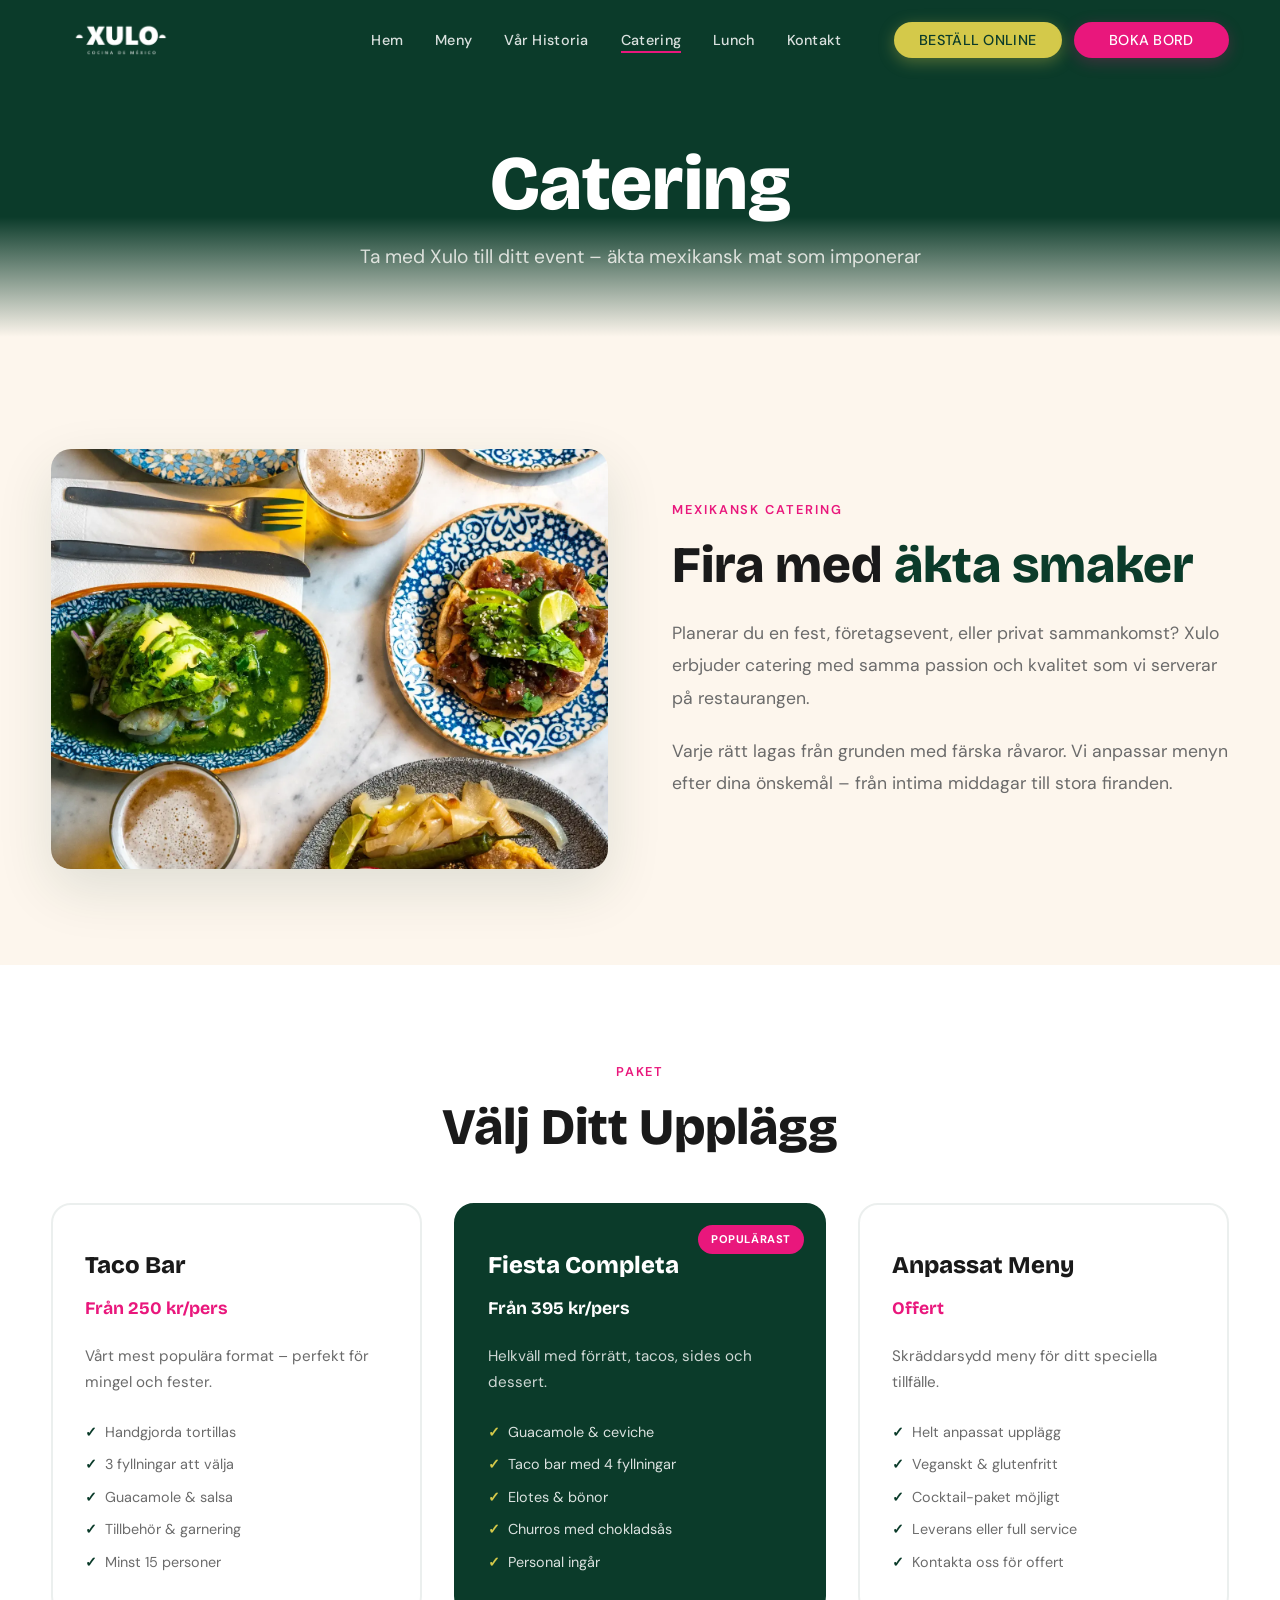
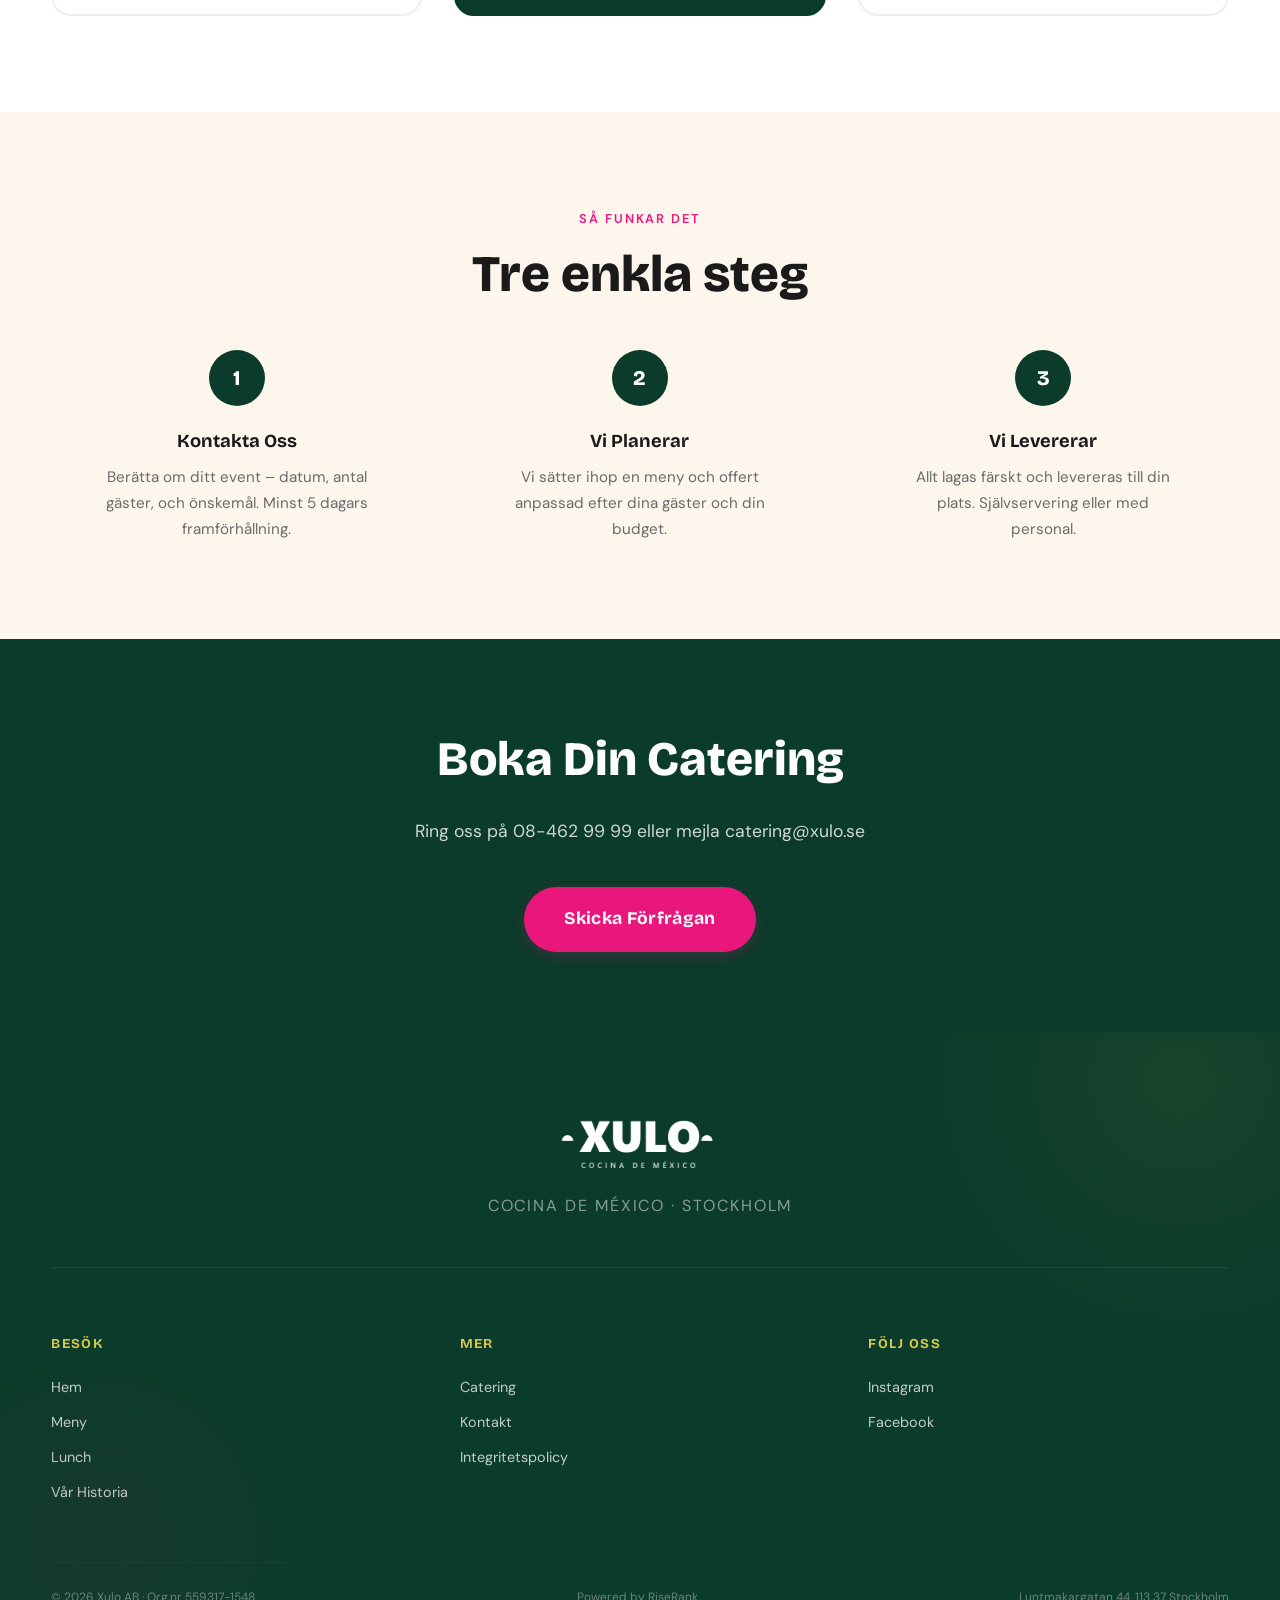
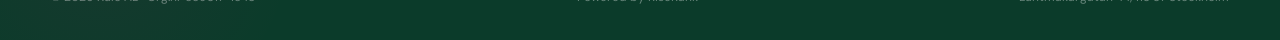
<file: catering.html>
<!DOCTYPE html>
<html lang="sv">
<head>
  <meta charset="UTF-8">
  <meta name="viewport" content="width=device-width, initial-scale=1.0">
  <title>Catering – Xulo</title>
  <link rel="stylesheet" href="styles.css?v=1776860350096">
  <style>
    .catering-intro { padding: 4rem 0 6rem; }
    .catering-intro-grid {
      display: grid; grid-template-columns: 1fr 1fr; gap: 4rem; align-items: center; margin-top: 3rem;
    }
    .catering-intro-img { border-radius: 20px; overflow: hidden; box-shadow: 0 20px 56px rgba(11,59,42,0.12); }
    .catering-intro-img img { width: 100%; height: 420px; object-fit: cover; }
    .catering-intro-text p { font-size: 1.1rem; color: var(--gray); line-height: 1.85; margin-bottom: 1.25rem; }

    .packages { padding: 6rem 0; background: #fff; }
    .packages-grid { display: grid; grid-template-columns: repeat(3, 1fr); gap: 2rem; margin-top: 3rem; }
    .package-card {
      border: 2px solid rgba(11,59,42,0.08); border-radius: 20px; padding: 2.5rem 2rem;
      transition: all 0.3s var(--ease-out); position: relative; overflow: hidden;
    }
    .package-card:hover { border-color: var(--green); transform: translateY(-4px); box-shadow: 0 12px 40px rgba(11,59,42,0.1); }
    .package-card.featured { background: var(--green); color: #fff; border-color: var(--green); }
    .package-card.featured .package-price, .package-card.featured h3 { color: #fff; }
    .package-card.featured p { color: rgba(255,255,255,0.8); }
    .package-card.featured li { color: rgba(255,255,255,0.85); }
    .package-card.featured li::before { color: var(--yellow); }
    .package-tag {
      position: absolute; top: 1.25rem; right: 1.25rem;
      background: var(--magenta); color: #fff; font-size: 0.7rem; font-weight: 700;
      padding: 0.3rem 0.8rem; border-radius: 100px; letter-spacing: 0.05em; text-transform: uppercase;
    }
    .package-card h3 { font-family: var(--font-display); font-size: 1.5rem; font-weight: 800; color: var(--dark); margin-bottom: 0.5rem; }
    .package-price { font-family: var(--font-display); font-size: 1.1rem; font-weight: 700; color: var(--magenta); margin-bottom: 1.25rem; }
    .package-card p { font-size: 0.95rem; color: var(--gray); line-height: 1.7; margin-bottom: 1.5rem; }
    .package-card ul { display: flex; flex-direction: column; gap: 0.5rem; }
    .package-card li { font-size: 0.9rem; color: var(--gray); padding-left: 1.25rem; position: relative; }
    .package-card li::before { content: '✓'; position: absolute; left: 0; color: var(--green); font-weight: 700; }

    .how-it-works { padding: 6rem 0; }
    .steps { display: grid; grid-template-columns: repeat(3, 1fr); gap: 2rem; margin-top: 3rem; }
    .step { text-align: center; }
    .step-num {
      width: 56px; height: 56px; border-radius: 50%; background: var(--green); color: #fff;
      font-family: var(--font-display); font-size: 1.3rem; font-weight: 800;
      display: flex; align-items: center; justify-content: center; margin: 0 auto 1.25rem;
    }
    .step h3 { font-family: var(--font-display); font-size: 1.15rem; font-weight: 700; margin-bottom: 0.5rem; }
    .step p { font-size: 0.95rem; color: var(--gray); line-height: 1.7; max-width: 280px; margin: 0 auto; }

    .catering-cta { background: var(--green); padding: 5rem 0; text-align: center; }
    .catering-cta h2 { font-family: var(--font-display); font-size: clamp(2rem, 4vw, 3rem); font-weight: 800; color: #fff; margin-bottom: 1rem; }
    .catering-cta p { color: rgba(255,255,255,0.8); font-size: 1.1rem; margin-bottom: 2.5rem; }
    .catering-cta .btn--magenta { font-size: 1.1rem; padding: 1.1rem 2.5rem; }

    @media (max-width: 900px) {
      .catering-intro-grid { grid-template-columns: 1fr; }
      .catering-intro-img img { height: 300px; }
      .packages-grid { grid-template-columns: 1fr; max-width: 440px; margin-left: auto; margin-right: auto; }
      .steps { grid-template-columns: 1fr; max-width: 340px; margin-left: auto; margin-right: auto; }
    }
  </style>
</head>
<body>

<nav class="site-nav nav--scrolled">
  <div class="nav-inner">
    <a href="hem.html"><img src="img/xulo-hero-logo.png" alt="Xulo" class="nav-logo-img"></a>
    <ul class="nav-links">
      <li><a href="hem.html">Hem</a></li><li><a href="meny.html">Meny</a></li>
      <li><a href="var-historia.html">Vår Historia</a></li><li><a href="catering.html" class="active">Catering</a></li>
      <li><a href="lunch.html">Lunch</a></li><li><a href="kontakt.html">Kontakt</a></li>
      <li><a href="#" class="nav-cta nav-cta--outline">BESTÄLL ONLINE</a></li>
      <li><a href="#" class="nav-cta">BOKA BORD</a></li>
    </ul>
    <button class="nav-toggle" aria-label="Meny"><span></span><span></span><span></span></button>
  </div>
</nav>
<div class="mobile-menu"><button class="mobile-close" aria-label="Stäng">&times;</button><a href="hem.html">Hem</a><a href="meny.html">Meny</a><a href="var-historia.html">Vår Historia</a><a href="catering.html">Catering</a><a href="lunch.html">Lunch</a><a href="kontakt.html">Kontakt</a><a href="#" class="btn" style="margin-top:1rem;background:var(--yellow);color:var(--green)">Beställ Online</a><a href="#" class="btn btn--magenta" style="margin-top:0.75rem">Boka Bord</a></div>

<section class="page-hero">
  <div class="container">
    <h1>Catering</h1>
    <p>Ta med Xulo till ditt event – äkta mexikansk mat som imponerar</p>
  </div>
</section>

<section class="catering-intro">
  <div class="container">
    <div class="catering-intro-grid">
      <div class="catering-intro-img reveal"><img src="img/feast-spread-overhead.webp" alt="Mexikansk catering"></div>
      <div class="catering-intro-text">
        <div class="section-label reveal">Mexikansk Catering</div>
        <h2 class="section-title reveal reveal-delay-1">Fira med <em>äkta smaker</em></h2>
        <p class="reveal reveal-delay-2">Planerar du en fest, företagsevent, eller privat sammankomst? Xulo erbjuder catering med samma passion och kvalitet som vi serverar på restaurangen.</p>
        <p class="reveal reveal-delay-2">Varje rätt lagas från grunden med färska råvaror. Vi anpassar menyn efter dina önskemål – från intima middagar till stora firanden.</p>
      </div>
    </div>
  </div>
</section>

<section class="packages">
  <div class="container">
    <div style="text-align:center">
      <div class="section-label reveal">Paket</div>
      <h2 class="section-title reveal reveal-delay-1">Välj Ditt Upplägg</h2>
    </div>
    <div class="packages-grid">
      <div class="package-card reveal">
        <h3>Taco Bar</h3>
        <div class="package-price">Från 250 kr/pers</div>
        <p>Vårt mest populära format – perfekt för mingel och fester.</p>
        <ul>
          <li>Handgjorda tortillas</li>
          <li>3 fyllningar att välja</li>
          <li>Guacamole & salsa</li>
          <li>Tillbehör & garnering</li>
          <li>Minst 15 personer</li>
        </ul>
      </div>
      <div class="package-card featured reveal reveal-delay-1">
        <div class="package-tag">Populärast</div>
        <h3>Fiesta Completa</h3>
        <div class="package-price">Från 395 kr/pers</div>
        <p>Helkväll med förrätt, tacos, sides och dessert.</p>
        <ul>
          <li>Guacamole & ceviche</li>
          <li>Taco bar med 4 fyllningar</li>
          <li>Elotes & bönor</li>
          <li>Churros med chokladsås</li>
          <li>Personal ingår</li>
        </ul>
      </div>
      <div class="package-card reveal reveal-delay-2">
        <h3>Anpassat Meny</h3>
        <div class="package-price">Offert</div>
        <p>Skräddarsydd meny för ditt speciella tillfälle.</p>
        <ul>
          <li>Helt anpassat upplägg</li>
          <li>Veganskt & glutenfritt</li>
          <li>Cocktail-paket möjligt</li>
          <li>Leverans eller full service</li>
          <li>Kontakta oss för offert</li>
        </ul>
      </div>
    </div>
  </div>
</section>

<section class="how-it-works">
  <div class="container">
    <div style="text-align:center">
      <div class="section-label reveal">Så Funkar Det</div>
      <h2 class="section-title reveal reveal-delay-1">Tre enkla steg</h2>
    </div>
    <div class="steps">
      <div class="step reveal">
        <div class="step-num">1</div>
        <h3>Kontakta Oss</h3>
        <p>Berätta om ditt event – datum, antal gäster, och önskemål. Minst 5 dagars framförhållning.</p>
      </div>
      <div class="step reveal reveal-delay-1">
        <div class="step-num">2</div>
        <h3>Vi Planerar</h3>
        <p>Vi sätter ihop en meny och offert anpassad efter dina gäster och din budget.</p>
      </div>
      <div class="step reveal reveal-delay-2">
        <div class="step-num">3</div>
        <h3>Vi Levererar</h3>
        <p>Allt lagas färskt och levereras till din plats. Självservering eller med personal.</p>
      </div>
    </div>
  </div>
</section>

<section class="catering-cta">
  <div class="container">
    <h2 class="reveal">Boka Din Catering</h2>
    <p class="reveal reveal-delay-1">Ring oss på 08-462 99 99 eller mejla catering@xulo.se</p>
    <a href="mailto:catering@xulo.se" class="btn btn--magenta reveal reveal-delay-2">Skicka Förfrågan</a>
  </div>
</section>

<footer class="site-footer">
  <div class="container">
    <div class="footer-top">
      <img src="img/xulo-hero-logo.png" alt="Xulo" class="footer-brand-logo">
      <div class="footer-tagline">Cocina de México · Stockholm</div>
    </div>
    <div class="footer-grid">
      <div class="footer-col"><h4>Besök</h4><a href="hem.html">Hem</a><a href="meny.html">Meny</a><a href="lunch.html">Lunch</a><a href="var-historia.html">Vår Historia</a></div>
      <div class="footer-col"><h4>Mer</h4><a href="catering.html">Catering</a><a href="kontakt.html">Kontakt</a><a href="#">Integritetspolicy</a></div>
      <div class="footer-col"><h4>Följ Oss</h4><a href="#">Instagram</a><a href="#">Facebook</a></div>
    </div>
    <div class="footer-bottom">
      <span>&copy; <span class="footer-year">2026</span> Xulo AB · Org.nr 559317-1548</span>
      <span>Powered by RiseRank</span>
      <span>Luntmakargatan 44, 113 37 Stockholm</span>
    </div>
  </div>
</footer>
<script src="shared.js"></script>
</body>
</html>
</file>
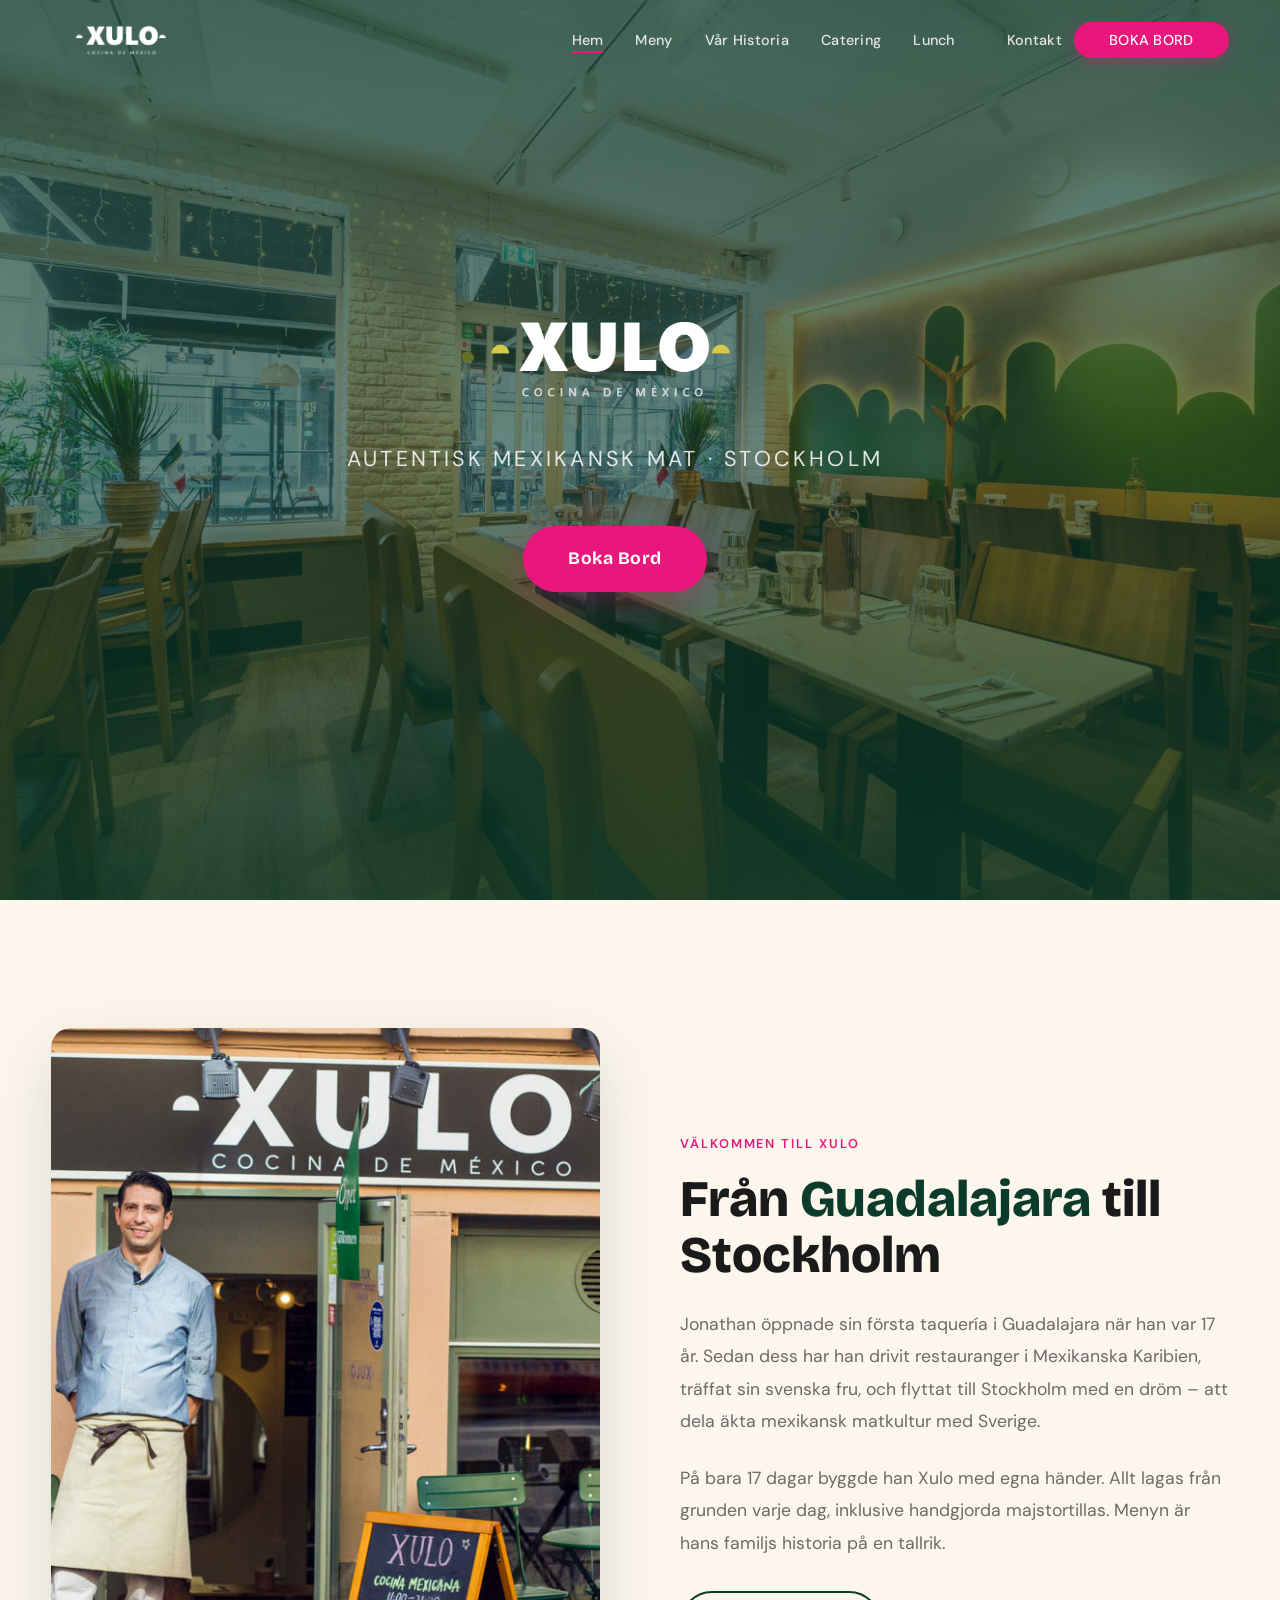
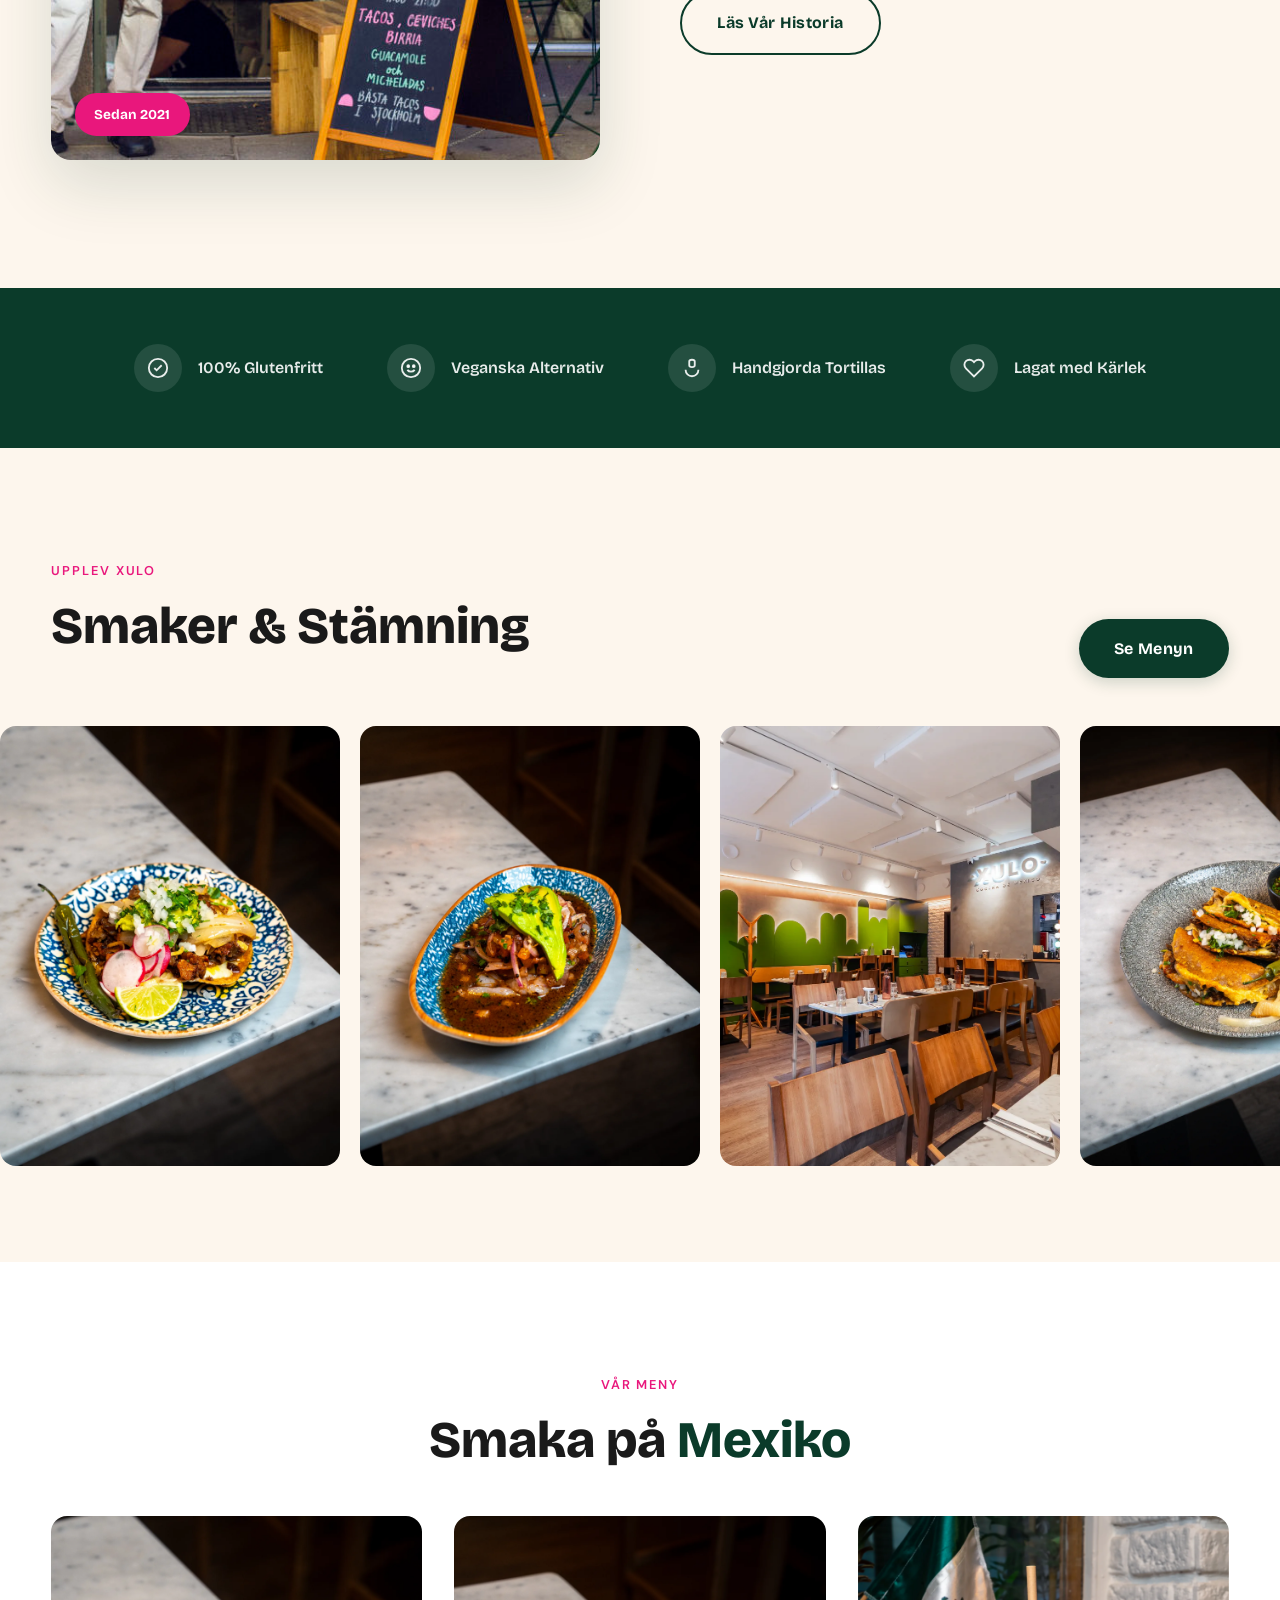
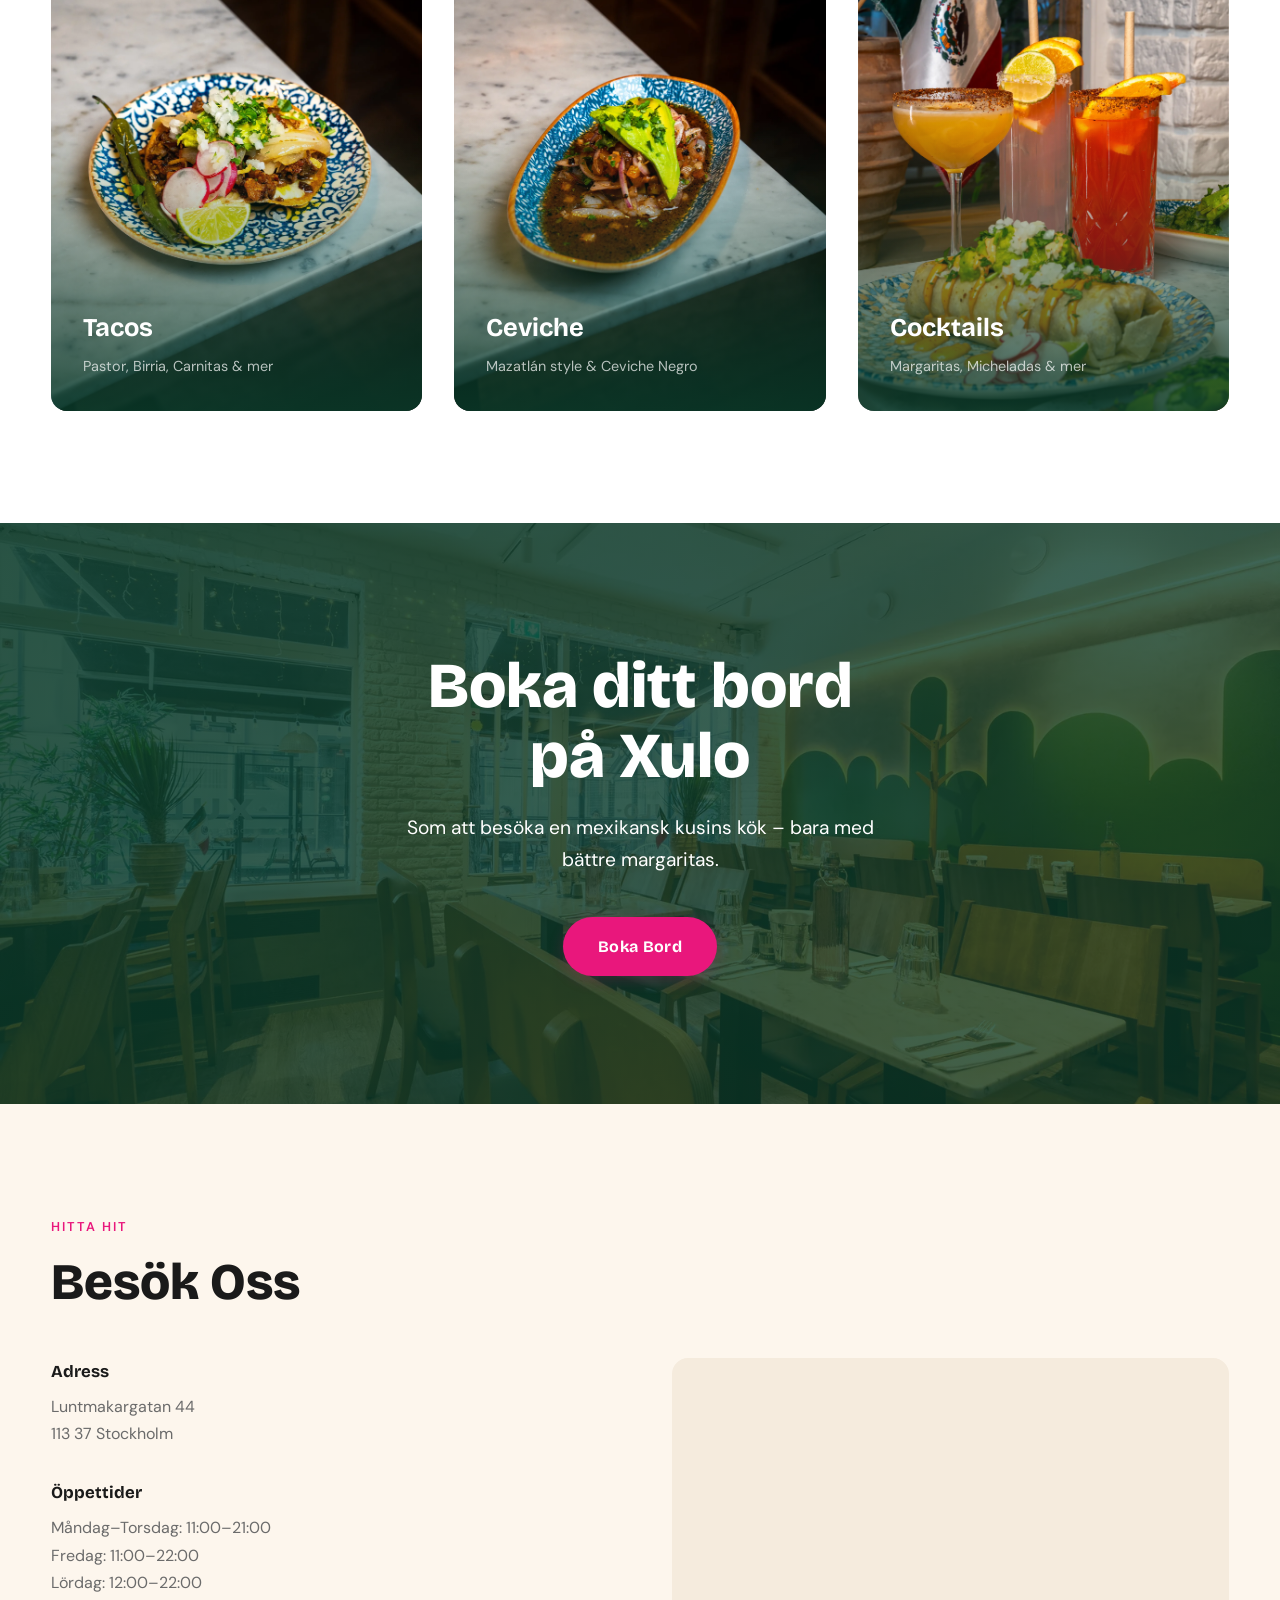
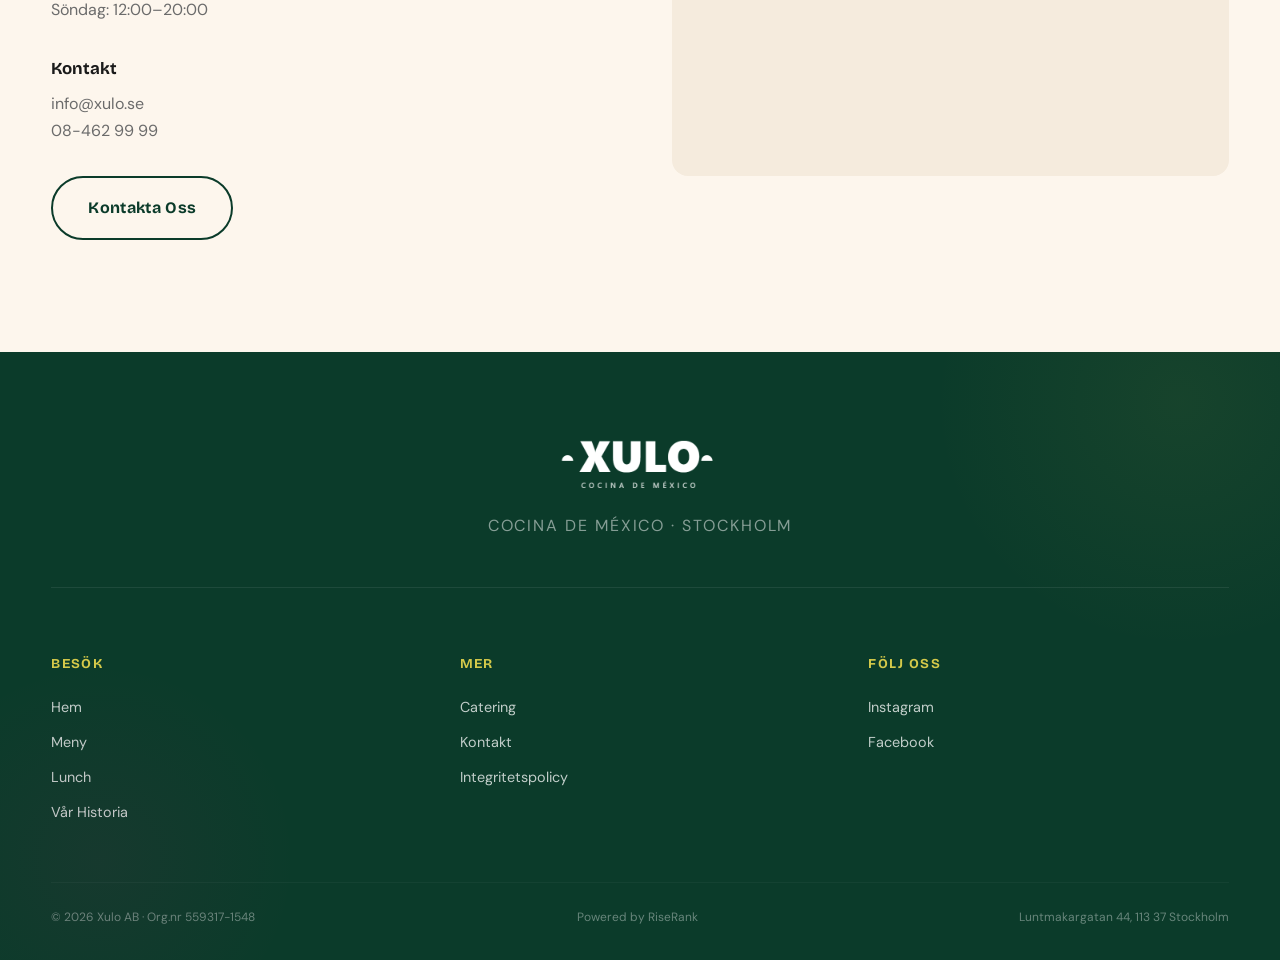
<file: hem-standalone.html>
<!DOCTYPE html>
<html lang="sv">
<head>
  <meta charset="UTF-8">
  <meta name="viewport" content="width=device-width, initial-scale=1.0">
  <title>Xulo – Mexikansk Restaurang & Bar i Stockholm</title>
  <meta name="description" content="Autentisk mexikansk mat i Stockholm. Handgjorda tortillas, ceviche, birria tacos & margaritas. Glutenfritt, veganskt. Luntmakargatan 44.">
  <link rel="stylesheet" href="styles.css">
  <style>
    /* Force all reveal elements visible in standalone */
    .reveal { opacity: 1 !important; transform: none !important; }
    /* Disable parallax in standalone */
    [data-parallax] { transform: none !important; }
  </style>
  <script>
    // Ensure nav scroll behavior works after bundle unpacking
    window.addEventListener('load', function() {
      var nav = document.querySelector('.site-nav');
      if (!nav) return;
      function updateNav() {
        if (window.scrollY < 60) {
          nav.classList.add('nav--top');
          nav.classList.remove('nav--scrolled');
        } else {
          nav.classList.remove('nav--top');
          nav.classList.add('nav--scrolled');
        }
      }
      updateNav();
      window.addEventListener('scroll', updateNav, { passive: true });
    });
  </script>
  <style>
    /* ---- HOME-SPECIFIC ---- */

    /* Story section */
    .story { padding: 8rem 0; }
    .story-grid {
      display: grid;
      grid-template-columns: 1fr 1fr;
      gap: 5rem;
      align-items: center;
    }
    .story-img-wrap {
      position: relative;
      border-radius: 20px;
      overflow: hidden;
      box-shadow: 0 24px 64px rgba(11,59,42,0.15);
    }
    .story-img-wrap img {
      width: 100%; aspect-ratio: 3/4;
      object-fit: cover; object-position: top;
    }
    .story-img-badge {
      position: absolute;
      bottom: 1.5rem; left: 1.5rem;
      background: var(--magenta);
      color: #fff;
      font-family: var(--font-display);
      font-weight: 700;
      font-size: 0.85rem;
      padding: 0.6rem 1.2rem;
      border-radius: 100px;
    }
    .story-text p {
      font-size: 1.1rem;
      color: var(--gray);
      margin-bottom: 1.5rem;
      line-height: 1.85;
    }
    .story-text p:last-of-type { margin-bottom: 2rem; }

    /* Features strip */
    .features {
      background: var(--green);
      padding: 3.5rem 0;
    }
    .features-row {
      display: flex;
      justify-content: center;
      gap: clamp(2rem, 5vw, 5rem);
      flex-wrap: wrap;
    }
    .feature-item {
      display: flex;
      align-items: center;
      gap: 1rem;
      color: rgba(255,255,255,0.9);
    }
    .feature-icon {
      width: 48px; height: 48px;
      border-radius: 50%;
      background: rgba(255,255,255,0.1);
      display: flex;
      align-items: center;
      justify-content: center;
      flex-shrink: 0;
    }
    .feature-icon svg { width: 22px; height: 22px; }
    .feature-text {
      font-family: var(--font-display);
      font-size: 1rem;
      font-weight: 600;
    }

    /* Gallery */
    .gallery { padding: 7rem 0 6rem; }
    .gallery-header {
      display: flex;
      justify-content: space-between;
      align-items: flex-end;
      margin-bottom: 3rem;
      padding: 0 clamp(1.5rem, 4vw, 4rem);
    }

    /* Menu preview */
    .menu-preview { padding: 7rem 0; background: #fff; }
    .menu-grid {
      display: grid;
      grid-template-columns: repeat(3, 1fr);
      gap: 2rem;
      margin-top: 3rem;
    }
    .menu-card {
      position: relative;
      border-radius: 16px;
      overflow: hidden;
      aspect-ratio: 3/4;
      cursor: pointer;
    }
    .menu-card img {
      width: 100%; height: 100%;
      object-fit: cover;
      transition: transform 0.6s var(--ease-out);
    }
    .menu-card:hover img { transform: scale(1.06); }
    .menu-card-overlay {
      position: absolute;
      inset: 0;
      background: linear-gradient(to top, rgba(11,59,42,0.85) 0%, transparent 60%);
      display: flex;
      flex-direction: column;
      justify-content: flex-end;
      padding: 2rem;
    }
    .menu-card-overlay h3 {
      font-family: var(--font-display);
      font-size: 1.6rem;
      font-weight: 700;
      color: #fff;
      margin-bottom: 0.3rem;
    }
    .menu-card-overlay span {
      font-size: 0.9rem;
      color: rgba(255,255,255,0.7);
    }

    /* CTA band */
    .cta-band {
      position: relative;
      padding: 8rem 0;
      text-align: center;
      overflow: hidden;
    }
    .cta-band-bg {
      position: absolute;
      inset: 0;
    }
    .cta-band-bg img {
      width: 100%; height: 100%;
      object-fit: cover;
    }
    .cta-band-bg::after {
      content: '';
      position: absolute;
      inset: 0;
      background: linear-gradient(135deg, rgba(11,59,42,0.88), rgba(11,59,42,0.75));
    }
    .cta-band-content {
      position: relative; z-index: 2;
      color: #fff;
    }
    .cta-band-content h2 {
      font-family: var(--font-display);
      font-size: clamp(2.5rem, 5vw, 4rem);
      font-weight: 800;
      margin-bottom: 1.25rem;
      line-height: 1.1;
    }
    .cta-band-content p {
      font-size: 1.2rem;
      opacity: 0.85;
      margin-bottom: 2.5rem;
      max-width: 500px;
      margin-left: auto;
      margin-right: auto;
    }

    /* Contact preview */
    .contact-preview { padding: 7rem 0; }
    .contact-grid {
      display: grid;
      grid-template-columns: 1fr 1fr;
      gap: 4rem;
      align-items: start;
      margin-top: 3rem;
    }
    .contact-details { display: flex; flex-direction: column; gap: 2rem; }
    .contact-item h4 {
      font-family: var(--font-display);
      font-weight: 700;
      font-size: 1.05rem;
      color: var(--dark);
      margin-bottom: 0.4rem;
    }
    .contact-item p {
      font-size: 1rem;
      color: var(--gray);
      line-height: 1.7;
    }
    .contact-map {
      width: 100%;
      aspect-ratio: 4/3;
      border-radius: 16px;
      overflow: hidden;
      background: var(--cream-dark);
      border: 0;
    }

    @media (max-width: 900px) {
      .story-grid { grid-template-columns: 1fr; gap: 3rem; }
      .story-img-wrap img { aspect-ratio: 3/4; }
      .menu-grid { grid-template-columns: 1fr; max-width: 400px; margin-left: auto; margin-right: auto; }
      .contact-grid { grid-template-columns: 1fr; }
    }
  </style>
</head>
<template id="__bundler_thumbnail" data-bg-color="#0B3B2A">
  <svg viewBox="0 0 1200 800" xmlns="http://www.w3.org/2000/svg">
    <rect width="1200" height="800" fill="#0B3B2A"/>
    <text x="600" y="380" text-anchor="middle" font-family="Georgia, serif" font-size="160" font-weight="bold" fill="#E91E8C" letter-spacing="0.05em">-XULO-</text>
    <text x="600" y="460" text-anchor="middle" font-family="Georgia, serif" font-size="36" fill="#FFF8F0" letter-spacing="0.2em">COCINA DE MÉXICO</text>
  </svg>
</template>
<body>

<!-- Navigation -->
<nav class="site-nav nav--top">
  <div class="nav-inner">
    <a href="hem.html"><img src="img/xulo-hero-logo.png" alt="Xulo" class="nav-logo-img"></a>
    <ul class="nav-links">
      <li><a href="hem.html" class="active">Hem</a></li>
      <li><a href="meny.html">Meny</a></li>
      <li><a href="var-historia.html">Vår Historia</a></li>
      <li><a href="catering.html">Catering</a></li>
      <li><a href="lunch.html">Lunch</a></li>
      <li><a href="kontakt.html">Kontakt</a></li>
      <li><a href="#" class="nav-cta">BOKA BORD</a></li>
    </ul>
    <button class="nav-toggle" aria-label="Meny">
      <span></span><span></span><span></span>
    </button>
  </div>
</nav>

<!-- Mobile Menu -->
<div class="mobile-menu">
  <button class="mobile-close" aria-label="Stäng">&times;</button>
  <a href="hem.html">Hem</a>
  <a href="meny.html">Meny</a>
  <a href="var-historia.html">Vår Historia</a>
  <a href="catering.html">Catering</a>
  <a href="lunch.html">Lunch</a>
  <a href="kontakt.html">Kontakt</a>
  <a href="#" class="btn btn--magenta" style="margin-top:1rem">Boka Bord</a>
</div>

<!-- Hero -->
<section class="hero">
  <div class="hero-bg">
    <img src="img/interior-warm-window.webp" alt="Xulo restaurang interiör">
    <div class="hero-overlay"></div>
  </div>
  <div class="hero-content">
    <img src="img/xulo-hero-logo.png" alt="Xulo – Cocina de México" class="hero-logo">
    <p class="hero-tagline">Autentisk Mexikansk Mat · Stockholm</p>
    <a href="#" class="hero-cta">Boka Bord</a>
  </div>
  <div class="hero-scroll">
    <span>Scrolla</span>
    <div class="hero-scroll-line"></div>
  </div>
</section>

<!-- Story -->
<section class="story">
  <div class="container">
    <div class="story-grid">
      <div class="story-img-wrap reveal">
        <img src="img/jonathan-exterior.jpg" alt="Jonathan, grundare av Xulo" data-parallax="0.04">
        <div class="story-img-badge">Sedan 2021</div>
      </div>
      <div class="story-text">
        <div class="section-label reveal">Välkommen till Xulo</div>
        <h2 class="section-title reveal reveal-delay-1">Från <em>Guadalajara</em> till Stockholm</h2>
        <p class="reveal reveal-delay-2">Jonathan öppnade sin första taquería i Guadalajara när han var 17 år. Sedan dess har han drivit restauranger i Mexikanska Karibien, träffat sin svenska fru, och flyttat till Stockholm med en dröm – att dela äkta mexikansk matkultur med Sverige.</p>
        <p class="reveal reveal-delay-2">På bara 17 dagar byggde han Xulo med egna händer. Allt lagas från grunden varje dag, inklusive handgjorda majstortillas. Menyn är hans familjs historia på en tallrik.</p>
        <a href="var-historia.html" class="btn btn--outline reveal reveal-delay-3">Läs Vår Historia</a>
      </div>
    </div>
  </div>
</section>

<!-- Features Strip -->
<section class="features">
  <div class="container">
    <div class="features-row">
      <div class="feature-item">
        <div class="feature-icon">
          <svg viewBox="0 0 24 24" fill="none" stroke="currentColor" stroke-width="2"><circle cx="12" cy="12" r="10"/><path d="M8 12l2.5 2.5L16 9"/></svg>
        </div>
        <span class="feature-text">100% Glutenfritt</span>
      </div>
      <div class="feature-item">
        <div class="feature-icon">
          <svg viewBox="0 0 24 24" fill="none" stroke="currentColor" stroke-width="2"><path d="M12 2C6.48 2 2 6.48 2 12s4.48 10 10 10 10-4.48 10-10S17.52 2 12 2z"/><path d="M8 14s1.5 2 4 2 4-2 4-2"/><circle cx="9" cy="10" r="1" fill="currentColor"/><circle cx="15" cy="10" r="1" fill="currentColor"/></svg>
        </div>
        <span class="feature-text">Veganska Alternativ</span>
      </div>
      <div class="feature-item">
        <div class="feature-icon">
          <svg viewBox="0 0 24 24" fill="none" stroke="currentColor" stroke-width="2"><path d="M12 3c-1.5 0-3 .5-3 2v4c0 1.5 1.5 2 3 2s3-.5 3-2V5c0-1.5-1.5-2-3-2z"/><path d="M19 14c0 3.87-3.13 7-7 7s-7-3.13-7-7"/></svg>
        </div>
        <span class="feature-text">Handgjorda Tortillas</span>
      </div>
      <div class="feature-item">
        <div class="feature-icon">
          <svg viewBox="0 0 24 24" fill="none" stroke="currentColor" stroke-width="2"><path d="M20.84 4.61a5.5 5.5 0 0 0-7.78 0L12 5.67l-1.06-1.06a5.5 5.5 0 0 0-7.78 7.78l1.06 1.06L12 21.23l7.78-7.78 1.06-1.06a5.5 5.5 0 0 0 0-7.78z"/></svg>
        </div>
        <span class="feature-text">Lagat med Kärlek</span>
      </div>
    </div>
  </div>
</section>

<!-- Gallery -->
<section class="gallery">
  <div class="gallery-header">
    <div>
      <div class="section-label reveal">Upplev Xulo</div>
      <h2 class="section-title reveal reveal-delay-1">Smaker & Stämning</h2>
    </div>
    <a href="meny.html" class="btn btn--green reveal">Se Menyn</a>
  </div>
  <div class="gallery-track">
    <div class="gallery-card"><img src="img/tacos-blue-plate.webp" alt="Tacos"></div>
    <div class="gallery-card"><img src="img/ceviche-blue-bowl.webp" alt="Ceviche"></div>
    <div class="gallery-card"><img src="img/interior-mural-bar.webp" alt="Interiör"></div>
    <div class="gallery-card"><img src="img/birria-quesadillas-moody.webp" alt="Birria Quesadillas"></div>
    <div class="gallery-card"><img src="img/burrito-cocktails-fiesta.webp" alt="Cocktails & Burrito"></div>
    <div class="gallery-card"><img src="img/interior-warm-window.webp" alt="Matsal"></div>
  </div>
</section>

<!-- Menu Preview -->
<section class="menu-preview">
  <div class="container">
    <div style="text-align:center">
      <div class="section-label reveal">Vår Meny</div>
      <h2 class="section-title reveal reveal-delay-1">Smaka på <em>Mexiko</em></h2>
    </div>
    <div class="menu-grid">
      <a href="meny.html" class="menu-card reveal">
        <img src="img/tacos-blue-plate.webp" alt="Tacos">
        <div class="menu-card-overlay">
          <h3>Tacos</h3>
          <span>Pastor, Birria, Carnitas & mer</span>
        </div>
      </a>
      <a href="meny.html" class="menu-card reveal reveal-delay-1">
        <img src="img/ceviche-blue-bowl.webp" alt="Ceviche">
        <div class="menu-card-overlay">
          <h3>Ceviche</h3>
          <span>Mazatlán style & Ceviche Negro</span>
        </div>
      </a>
      <a href="meny.html" class="menu-card reveal reveal-delay-2">
        <img src="img/burrito-cocktails-fiesta.webp" alt="Cocktails">
        <div class="menu-card-overlay">
          <h3>Cocktails</h3>
          <span>Margaritas, Micheladas & mer</span>
        </div>
      </a>
    </div>
  </div>
</section>

<!-- CTA Band -->
<section class="cta-band">
  <div class="cta-band-bg">
    <img src="img/interior-warm-window.webp" alt="">
    <div></div>
  </div>
  <div class="cta-band-content container">
    <h2 class="reveal">Boka ditt bord<br>på Xulo</h2>
    <p class="reveal reveal-delay-1">Som att besöka en mexikansk kusins kök – bara med bättre margaritas.</p>
    <a href="#" class="btn btn--magenta reveal reveal-delay-2">Boka Bord</a>
  </div>
</section>

<!-- Contact Preview -->
<section class="contact-preview">
  <div class="container">
    <div class="section-label reveal">Hitta Hit</div>
    <h2 class="section-title reveal reveal-delay-1">Besök Oss</h2>
    <div class="contact-grid">
      <div class="contact-details reveal reveal-delay-2">
        <div class="contact-item">
          <h4>Adress</h4>
          <p>Luntmakargatan 44<br>113 37 Stockholm</p>
        </div>
        <div class="contact-item">
          <h4>Öppettider</h4>
          <p>Måndag–Torsdag: 11:00–21:00<br>Fredag: 11:00–22:00<br>Lördag: 12:00–22:00<br>Söndag: 12:00–20:00</p>
        </div>
        <div class="contact-item">
          <h4>Kontakt</h4>
          <p>info@xulo.se<br>08-462 99 99</p>
        </div>
        <a href="kontakt.html" class="btn btn--outline" style="align-self:start">Kontakta Oss</a>
      </div>
      <iframe class="contact-map reveal reveal-delay-3" src="https://www.google.com/maps/embed?pb=!1m18!1m12!1m3!1d2034.5!2d18.0585!3d59.3395!2m3!1f0!2f0!3f0!3m2!1i1024!2i768!4f13.1!3m3!1m2!1s0x465f9d5d5e2e6b5d%3A0x0!2sLuntmakargatan%2044%2C%20113%2037%20Stockholm!5e0!3m2!1ssv!2sse!4v1" allowfullscreen loading="lazy"></iframe>
    </div>
  </div>
</section>

<!-- Footer -->
<footer class="site-footer">
  <div class="container">
    <div class="footer-top">
      <img src="img/xulo-hero-logo.png" alt="Xulo" class="footer-brand-logo">
      <div class="footer-tagline">Cocina de México · Stockholm</div>
    </div>
    <div class="footer-grid">
      <div class="footer-col"><h4>Besök</h4><a href="hem.html">Hem</a><a href="meny.html">Meny</a><a href="lunch.html">Lunch</a><a href="var-historia.html">Vår Historia</a></div>
      <div class="footer-col"><h4>Mer</h4><a href="catering.html">Catering</a><a href="kontakt.html">Kontakt</a><a href="#">Integritetspolicy</a></div>
      <div class="footer-col"><h4>Följ Oss</h4><a href="#">Instagram</a><a href="#">Facebook</a></div>
    </div>
    <div class="footer-bottom">
      <span>&copy; <span class="footer-year">2026</span> Xulo AB · Org.nr 559317-1548</span>
      <span>Powered by RiseRank</span>
      <span>Luntmakargatan 44, 113 37 Stockholm</span>
    </div>
  </div>
</footer>

<script src="shared.js"></script>
</body>
</html>
</file>
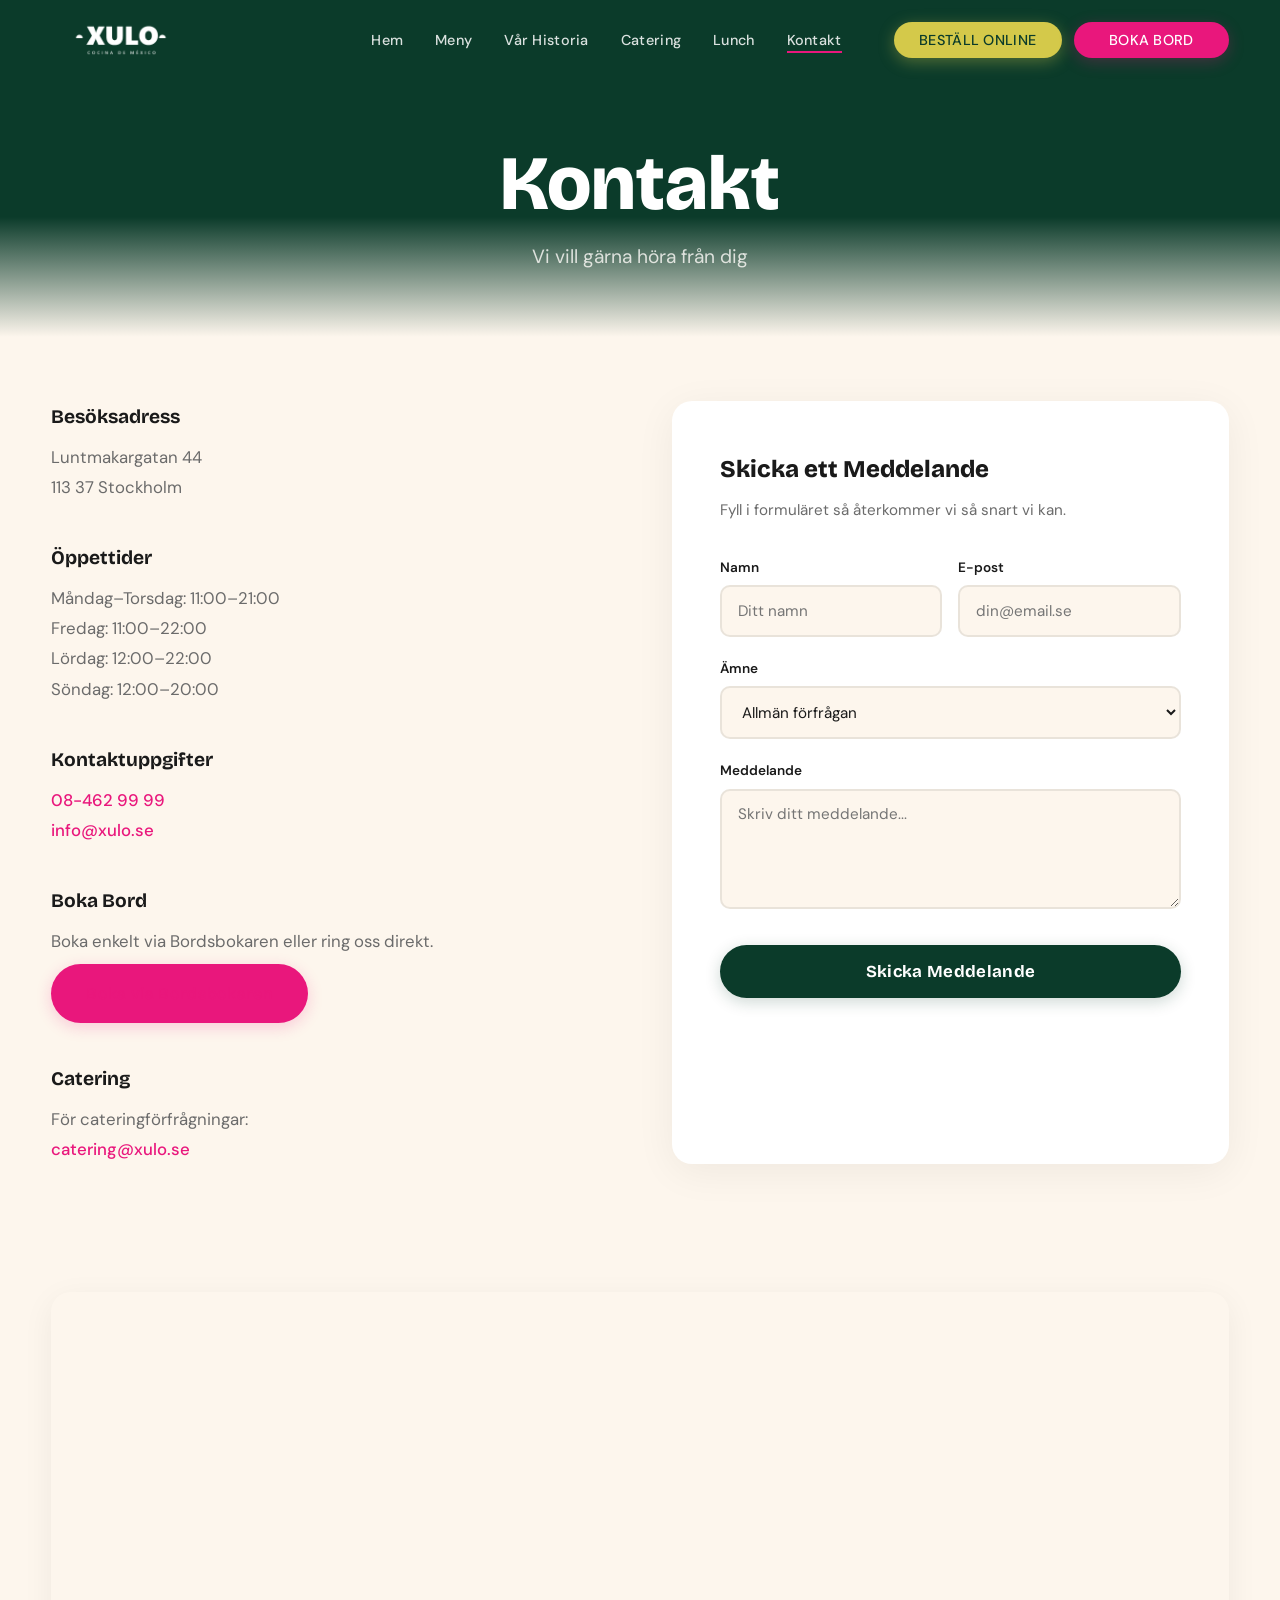
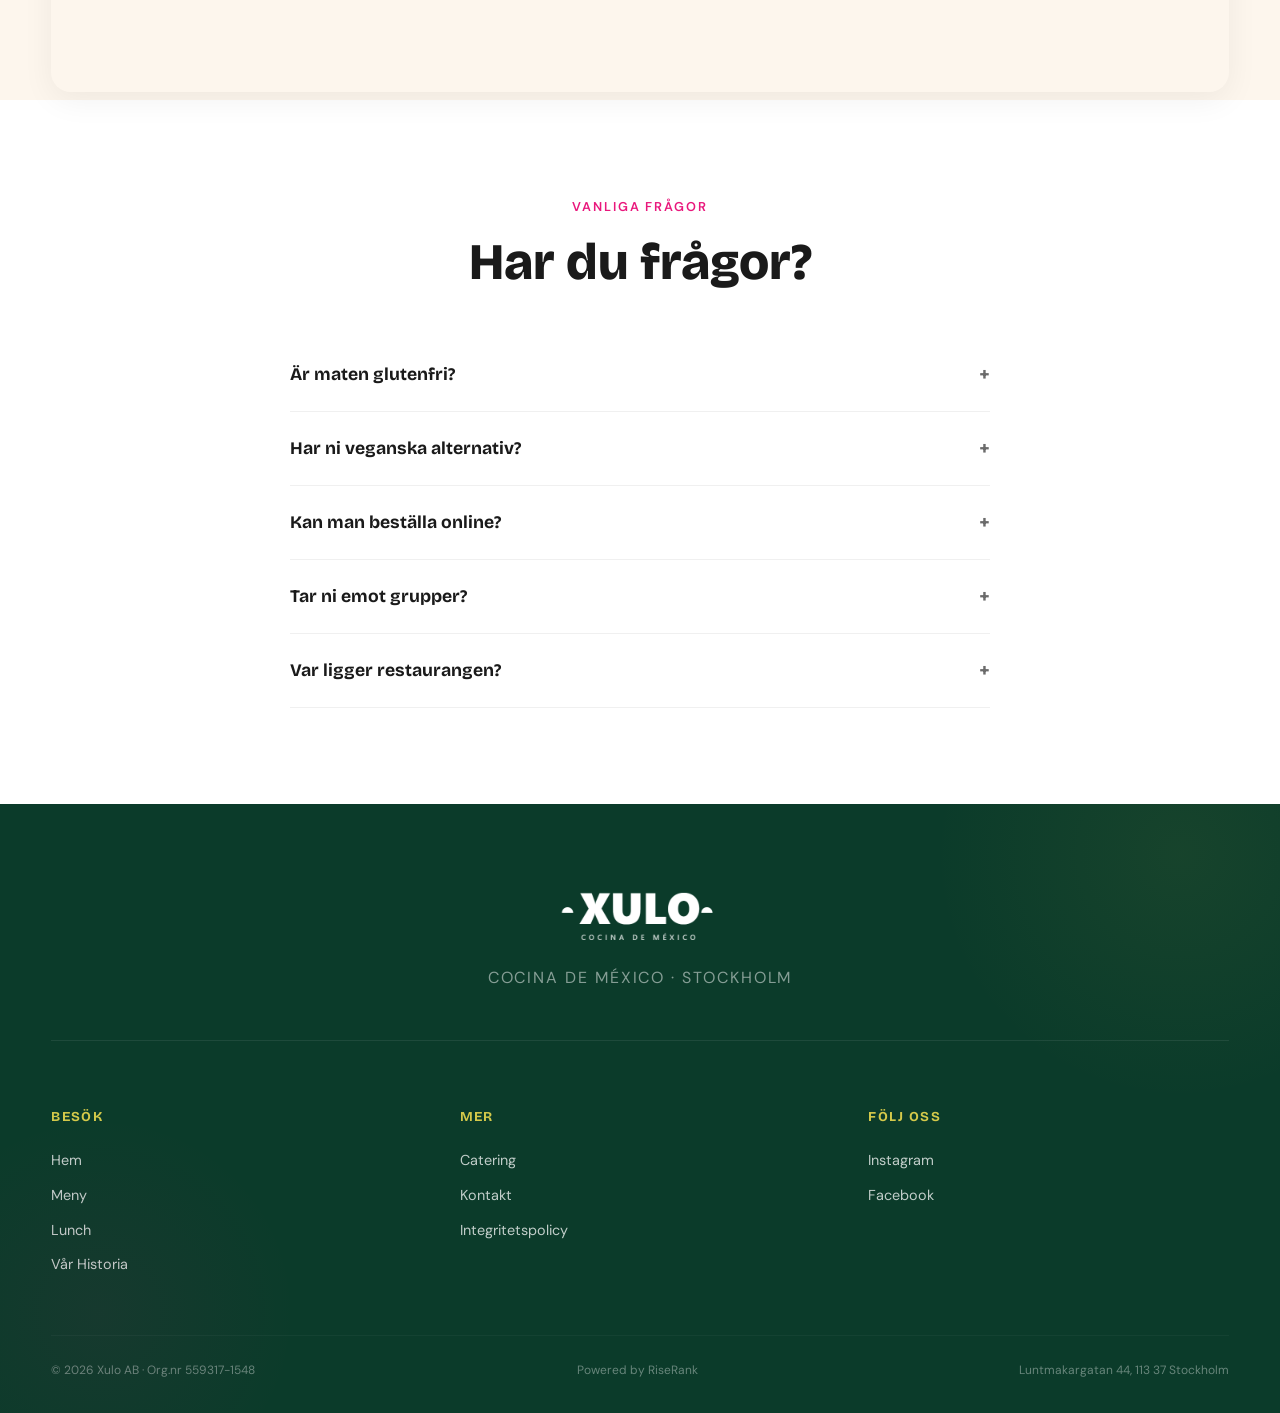
<file: kontakt.html>
<!DOCTYPE html>
<html lang="sv">
<head>
  <meta charset="UTF-8">
  <meta name="viewport" content="width=device-width, initial-scale=1.0">
  <title>Kontakt – Xulo</title>
  <link rel="stylesheet" href="styles.css?v=1776860350096">
  <style>
    .kontakt { padding: 4rem 0 8rem; }
    .kontakt-grid { display: grid; grid-template-columns: 1fr 1fr; gap: 4rem; }

    .kontakt-info { display: flex; flex-direction: column; gap: 2.5rem; }
    .kontakt-block h3 {
      font-family: var(--font-display); font-size: 1.2rem; font-weight: 700;
      color: var(--dark); margin-bottom: 0.5rem;
    }
    .kontakt-block p { font-size: 1.05rem; color: var(--gray); line-height: 1.8; }
    .kontakt-block a { color: var(--magenta); font-weight: 500; transition: opacity 0.2s; }
    .kontakt-block a:hover { opacity: 0.7; }

    .book-btn-wrap { margin-top: 0.5rem; }

    .kontakt-form {
      background: #fff; border-radius: 20px; padding: 3rem;
      box-shadow: 0 8px 40px rgba(0,0,0,0.06);
    }
    .kontakt-form h3 {
      font-family: var(--font-display); font-size: 1.5rem; font-weight: 800;
      color: var(--dark); margin-bottom: 0.5rem;
    }
    .kontakt-form > p { font-size: 0.95rem; color: var(--gray); margin-bottom: 2rem; }

    .form-group { margin-bottom: 1.25rem; }
    .form-group label {
      display: block; font-size: 0.85rem; font-weight: 600;
      color: var(--dark); margin-bottom: 0.4rem;
    }
    .form-group input, .form-group textarea, .form-group select {
      width: 100%; padding: 0.85rem 1rem; border: 2px solid rgba(0,0,0,0.08);
      border-radius: 10px; font-family: var(--font-body); font-size: 0.95rem;
      color: var(--dark); background: var(--cream); transition: border-color 0.25s;
      outline: none;
    }
    .form-group input:focus, .form-group textarea:focus, .form-group select:focus {
      border-color: var(--green);
    }
    .form-group textarea { resize: vertical; min-height: 120px; }
    .form-row { display: grid; grid-template-columns: 1fr 1fr; gap: 1rem; }
    .form-submit {
      margin-top: 0.5rem; width: 100%; justify-content: center;
      font-size: 1.05rem; padding: 1rem;
    }

    .map-section { padding: 0 0 0; }
    .map-full {
      width: 100%; height: 400px; border: 0;
      border-radius: 20px; overflow: hidden;
      box-shadow: 0 8px 32px rgba(0,0,0,0.06);
    }

    .faq { padding: 6rem 0; background: #fff; }
    .faq-list { max-width: 700px; margin: 3rem auto 0; }
    .faq-item { border-bottom: 1px solid rgba(0,0,0,0.06); }
    .faq-q {
      width: 100%; background: none; border: none; padding: 1.5rem 0;
      display: flex; justify-content: space-between; align-items: center;
      cursor: pointer; text-align: left;
      font-family: var(--font-display); font-size: 1.1rem; font-weight: 700;
      color: var(--dark);
    }
    .faq-q span { transition: transform 0.3s; font-size: 1.3rem; color: var(--gray); }
    .faq-q.open span { transform: rotate(45deg); }
    .faq-a {
      max-height: 0; overflow: hidden; transition: max-height 0.35s var(--ease-out);
    }
    .faq-a p { padding: 0 0 1.5rem; font-size: 1rem; color: var(--gray); line-height: 1.75; }
    .faq-a.open { max-height: 200px; }

    @media (max-width: 900px) {
      .kontakt-grid { grid-template-columns: 1fr; }
      .form-row { grid-template-columns: 1fr; }
    }
  </style>
</head>
<body>

<nav class="site-nav nav--scrolled">
  <div class="nav-inner">
    <a href="hem.html"><img src="img/xulo-hero-logo.png" alt="Xulo" class="nav-logo-img"></a>
    <ul class="nav-links">
      <li><a href="hem.html">Hem</a></li><li><a href="meny.html">Meny</a></li>
      <li><a href="var-historia.html">Vår Historia</a></li><li><a href="catering.html">Catering</a></li>
      <li><a href="lunch.html">Lunch</a></li><li><a href="kontakt.html" class="active">Kontakt</a></li>
      <li><a href="#" class="nav-cta nav-cta--outline">BESTÄLL ONLINE</a></li>
      <li><a href="#" class="nav-cta">BOKA BORD</a></li>
    </ul>
    <button class="nav-toggle" aria-label="Meny"><span></span><span></span><span></span></button>
  </div>
</nav>
<div class="mobile-menu"><button class="mobile-close" aria-label="Stäng">&times;</button><a href="hem.html">Hem</a><a href="meny.html">Meny</a><a href="var-historia.html">Vår Historia</a><a href="catering.html">Catering</a><a href="lunch.html">Lunch</a><a href="kontakt.html">Kontakt</a><a href="#" class="btn" style="margin-top:1rem;background:var(--yellow);color:var(--green)">Beställ Online</a><a href="#" class="btn btn--magenta" style="margin-top:0.75rem">Boka Bord</a></div>

<section class="page-hero">
  <div class="container">
    <h1>Kontakt</h1>
    <p>Vi vill gärna höra från dig</p>
  </div>
</section>

<section class="kontakt">
  <div class="container">
    <div class="kontakt-grid">
      <div class="kontakt-info">
        <div class="kontakt-block reveal">
          <h3>Besöksadress</h3>
          <p>Luntmakargatan 44<br>113 37 Stockholm</p>
        </div>
        <div class="kontakt-block reveal">
          <h3>Öppettider</h3>
          <p>Måndag–Torsdag: 11:00–21:00<br>Fredag: 11:00–22:00<br>Lördag: 12:00–22:00<br>Söndag: 12:00–20:00</p>
        </div>
        <div class="kontakt-block reveal">
          <h3>Kontaktuppgifter</h3>
          <p><a href="tel:+4684629999">08-462 99 99</a><br><a href="mailto:info@xulo.se">info@xulo.se</a></p>
        </div>
        <div class="kontakt-block reveal">
          <h3>Boka Bord</h3>
          <p>Boka enkelt via Bordsbokaren eller ring oss direkt.</p>
          <div class="book-btn-wrap">
            <a href="#" class="btn btn--magenta">Boka via Bordsbokaren</a>
          </div>
        </div>
        <div class="kontakt-block reveal">
          <h3>Catering</h3>
          <p>För cateringförfrågningar:<br><a href="mailto:catering@xulo.se">catering@xulo.se</a></p>
        </div>
      </div>

      <div class="kontakt-form reveal">
        <h3>Skicka ett Meddelande</h3>
        <p>Fyll i formuläret så återkommer vi så snart vi kan.</p>
        <form onsubmit="event.preventDefault(); this.querySelector('.form-submit').textContent='Tack! Vi återkommer.'; this.querySelector('.form-submit').disabled=true;">
          <div class="form-row">
            <div class="form-group">
              <label for="name">Namn</label>
              <input type="text" id="name" placeholder="Ditt namn" required>
            </div>
            <div class="form-group">
              <label for="email">E-post</label>
              <input type="email" id="email" placeholder="din@email.se" required>
            </div>
          </div>
          <div class="form-group">
            <label for="subject">Ämne</label>
            <select id="subject">
              <option>Allmän förfrågan</option>
              <option>Bordsbokning</option>
              <option>Catering</option>
              <option>Feedback</option>
              <option>Övrigt</option>
            </select>
          </div>
          <div class="form-group">
            <label for="message">Meddelande</label>
            <textarea id="message" placeholder="Skriv ditt meddelande..." required></textarea>
          </div>
          <button type="submit" class="btn btn--green form-submit">Skicka Meddelande</button>
        </form>
      </div>
    </div>
  </div>
</section>

<section class="map-section">
  <div class="container">
    <iframe class="map-full reveal" src="https://www.google.com/maps/embed?pb=!1m18!1m12!1m3!1d2034.5!2d18.0585!3d59.3395!2m3!1f0!2f0!3f0!3m2!1i1024!2i768!4f13.1!3m3!1m2!1s0x465f9d5d5e2e6b5d%3A0x0!2sLuntmakargatan%2044%2C%20113%2037%20Stockholm!5e0!3m2!1ssv!2sse!4v1" allowfullscreen loading="lazy"></iframe>
  </div>
</section>

<section class="faq">
  <div class="container">
    <div style="text-align:center">
      <div class="section-label reveal">Vanliga Frågor</div>
      <h2 class="section-title reveal reveal-delay-1">Har du frågor?</h2>
    </div>
    <div class="faq-list">
      <div class="faq-item reveal">
        <button class="faq-q" onclick="toggleFaq(this)">Är maten glutenfri? <span>+</span></button>
        <div class="faq-a"><p>Ja! Alla våra tacos görs på glutenfria majstortillas. Hela menyn är glutenfri. Fråga personalen om specifika allergier.</p></div>
      </div>
      <div class="faq-item reveal">
        <button class="faq-q" onclick="toggleFaq(this)">Har ni veganska alternativ? <span>+</span></button>
        <div class="faq-a"><p>Absolut. Vi har veganska alternativ för alla rätter: Rajas med chile poblano, marinerade svampar, chipotlekryddad potatis med vegansk ost, och mer.</p></div>
      </div>
      <div class="faq-item reveal">
        <button class="faq-q" onclick="toggleFaq(this)">Kan man beställa online? <span>+</span></button>
        <div class="faq-a"><p>Ja, beställ för avhämtning eller leverans via vår webbshop på xulo.se.</p></div>
      </div>
      <div class="faq-item reveal">
        <button class="faq-q" onclick="toggleFaq(this)">Tar ni emot grupper? <span>+</span></button>
        <div class="faq-a"><p>Ja! Kontakta oss via telefon eller e-post för att boka bord för större sällskap. Vi erbjuder också catering för event.</p></div>
      </div>
      <div class="faq-item reveal">
        <button class="faq-q" onclick="toggleFaq(this)">Var ligger restaurangen? <span>+</span></button>
        <div class="faq-a"><p>Luntmakargatan 44 i Vasastan, Stockholm. Närmaste tunnelbana: Rådmansgatan.</p></div>
      </div>
    </div>
  </div>
</section>

<footer class="site-footer">
  <div class="container">
    <div class="footer-top">
      <img src="img/xulo-hero-logo.png" alt="Xulo" class="footer-brand-logo">
      <div class="footer-tagline">Cocina de México · Stockholm</div>
    </div>
    <div class="footer-grid">
      <div class="footer-col"><h4>Besök</h4><a href="hem.html">Hem</a><a href="meny.html">Meny</a><a href="lunch.html">Lunch</a><a href="var-historia.html">Vår Historia</a></div>
      <div class="footer-col"><h4>Mer</h4><a href="catering.html">Catering</a><a href="kontakt.html">Kontakt</a><a href="#">Integritetspolicy</a></div>
      <div class="footer-col"><h4>Följ Oss</h4><a href="#">Instagram</a><a href="#">Facebook</a></div>
    </div>
    <div class="footer-bottom">
      <span>&copy; <span class="footer-year">2026</span> Xulo AB · Org.nr 559317-1548</span>
      <span>Powered by RiseRank</span>
      <span>Luntmakargatan 44, 113 37 Stockholm</span>
    </div>
  </div>
</footer>
<script src="shared.js"></script>
<script>
function toggleFaq(btn) {
  const wasOpen = btn.classList.contains('open');
  document.querySelectorAll('.faq-q').forEach(q => { q.classList.remove('open'); q.nextElementSibling.classList.remove('open'); });
  if (!wasOpen) { btn.classList.add('open'); btn.nextElementSibling.classList.add('open'); }
}
</script>
</body>
</html>
</file>
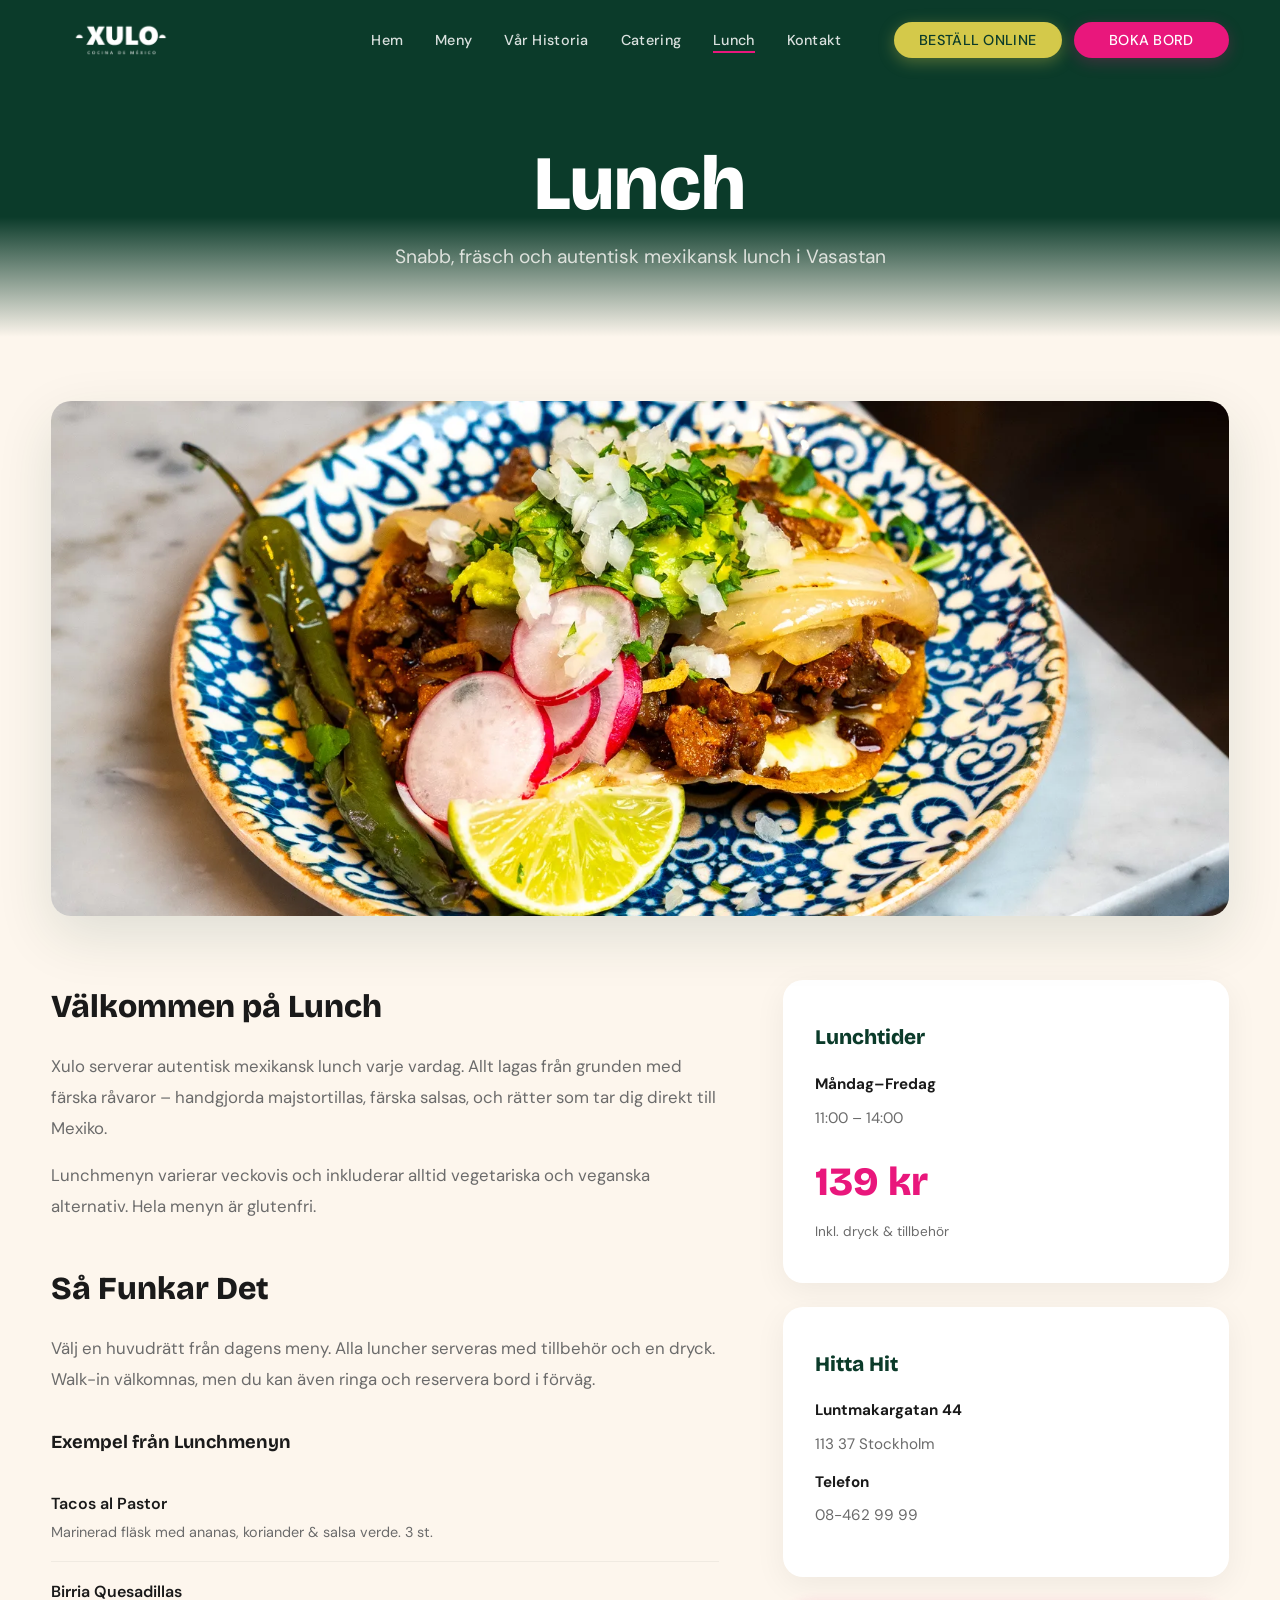
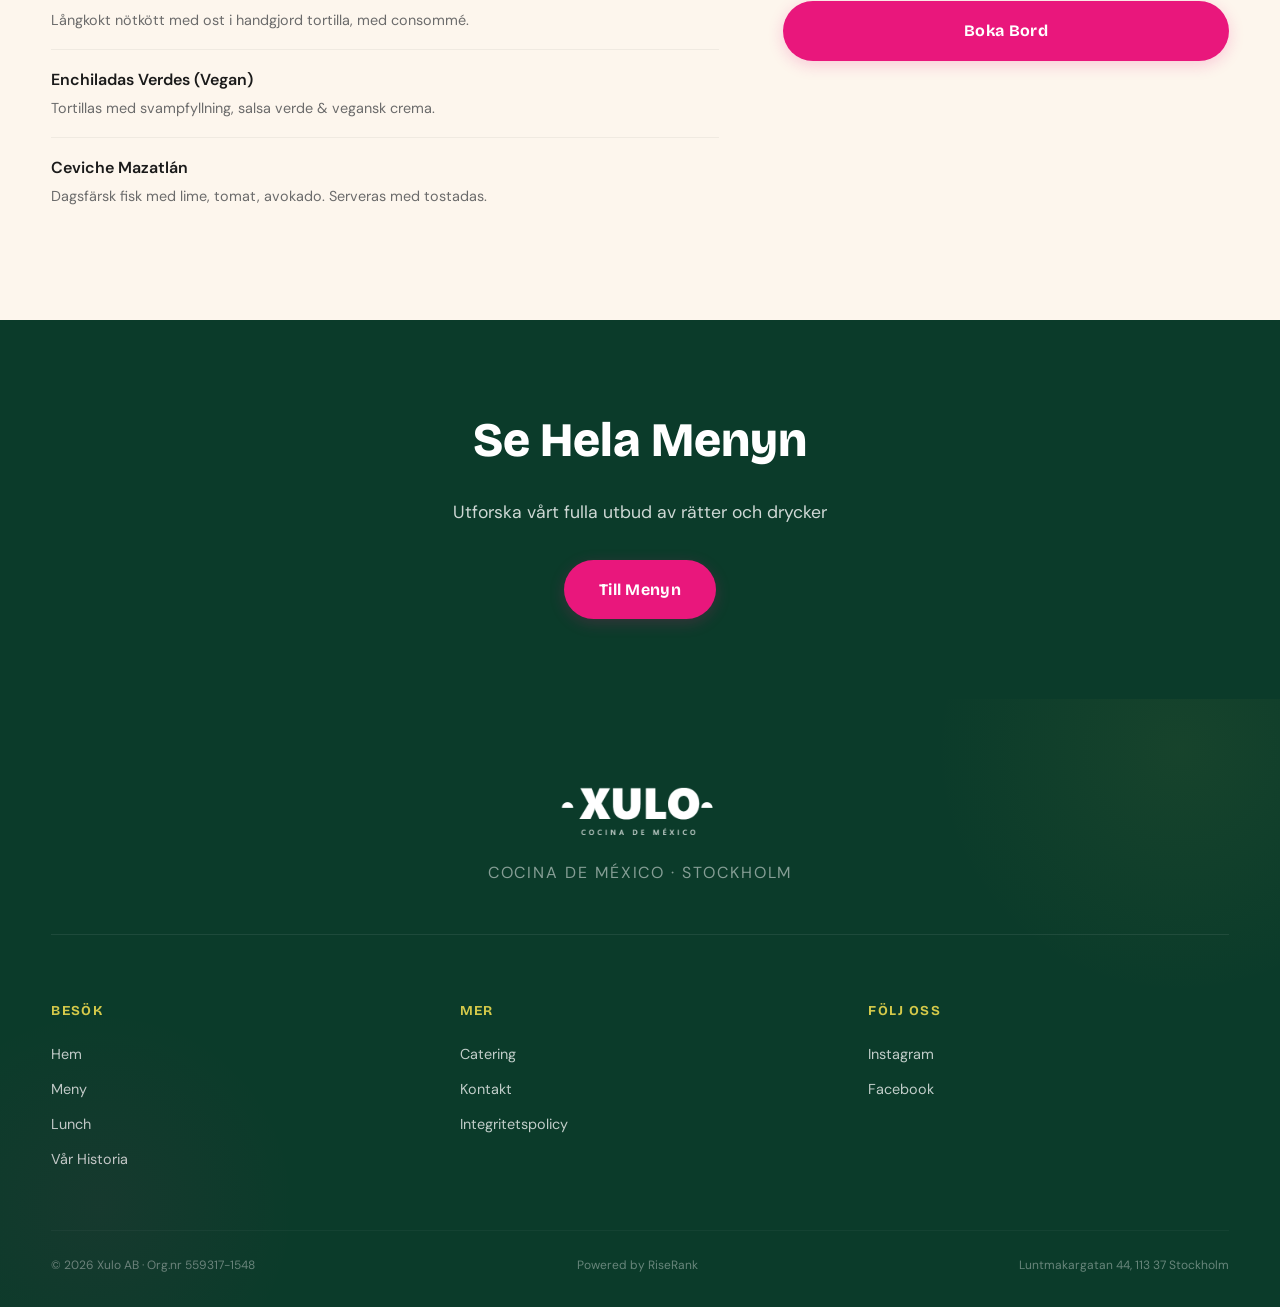
<file: lunch.html>
<!DOCTYPE html>
<html lang="sv">
<head>
  <meta charset="UTF-8">
  <meta name="viewport" content="width=device-width, initial-scale=1.0">
  <title>Lunch – Xulo</title>
  <link rel="stylesheet" href="styles.css?v=1776860350096">
  <style>
    .lunch-hero-img {
      margin: 4rem auto 0; position: relative; z-index: 2;
      max-width: var(--max-width); padding: 0 clamp(1.5rem,4vw,4rem);
    }
    .lunch-hero-img img {
      width: 100%; aspect-ratio: 16/7; object-fit: cover; object-position: center;
      border-radius: 20px; box-shadow: 0 20px 56px rgba(11,59,42,0.12);
    }

    .lunch-content { padding: 4rem 0 6rem; }
    .lunch-grid { display: grid; grid-template-columns: 1.2fr 0.8fr; gap: 4rem; align-items: start; }

    .lunch-text h2 {
      font-family: var(--font-display); font-size: 2rem; font-weight: 800;
      color: var(--dark); margin-bottom: 1rem; margin-top: 2.5rem;
    }
    .lunch-text h2:first-child { margin-top: 0; }
    .lunch-text p { font-size: 1.05rem; color: var(--gray); line-height: 1.85; margin-bottom: 1rem; }

    .lunch-sidebar { position: sticky; top: calc(var(--nav-height) + 2rem); }
    .lunch-card {
      background: #fff; border-radius: 20px; padding: 2.5rem 2rem;
      box-shadow: 0 8px 32px rgba(0,0,0,0.06); margin-bottom: 1.5rem;
    }
    .lunch-card h3 {
      font-family: var(--font-display); font-size: 1.3rem; font-weight: 800;
      color: var(--green); margin-bottom: 1rem;
    }
    .lunch-card p { font-size: 0.95rem; color: var(--gray); line-height: 1.7; margin-bottom: 0.5rem; }
    .lunch-card strong { color: var(--dark); }

    .lunch-price {
      font-family: var(--font-display); font-size: 2.5rem; font-weight: 800;
      color: var(--magenta); margin: 1rem 0 0.25rem;
    }
    .lunch-price-note { font-size: 0.85rem; color: var(--gray); }

    .lunch-sample { margin-top: 2rem; }
    .lunch-sample h3 {
      font-family: var(--font-display); font-size: 1.15rem; font-weight: 700;
      color: var(--dark); margin-bottom: 1rem;
    }
    .sample-item {
      padding: 1rem 0; border-bottom: 1px solid rgba(0,0,0,0.05);
    }
    .sample-item:last-child { border-bottom: none; }
    .sample-item-name { font-weight: 600; color: var(--dark); margin-bottom: 0.2rem; }
    .sample-item-desc { font-size: 0.9rem; color: var(--gray); }

    .lunch-cta {
      background: var(--green); padding: 5rem 0; text-align: center;
    }
    .lunch-cta h2 { font-family: var(--font-display); font-size: clamp(2rem,4vw,3rem); font-weight: 800; color: #fff; margin-bottom: 1rem; }
    .lunch-cta p { color: rgba(255,255,255,0.8); font-size: 1.1rem; margin-bottom: 2rem; }

    @media (max-width: 900px) {
      .lunch-grid { grid-template-columns: 1fr; }
      .lunch-sidebar { position: static; }
    }
  </style>
</head>
<body>

<nav class="site-nav nav--scrolled">
  <div class="nav-inner">
    <a href="hem.html"><img src="img/xulo-hero-logo.png" alt="Xulo" class="nav-logo-img"></a>
    <ul class="nav-links">
      <li><a href="hem.html">Hem</a></li><li><a href="meny.html">Meny</a></li>
      <li><a href="var-historia.html">Vår Historia</a></li><li><a href="catering.html">Catering</a></li>
      <li><a href="lunch.html" class="active">Lunch</a></li><li><a href="kontakt.html">Kontakt</a></li>
      <li><a href="#" class="nav-cta nav-cta--outline">BESTÄLL ONLINE</a></li>
      <li><a href="#" class="nav-cta">BOKA BORD</a></li>
    </ul>
    <button class="nav-toggle" aria-label="Meny"><span></span><span></span><span></span></button>
  </div>
</nav>
<div class="mobile-menu"><button class="mobile-close" aria-label="Stäng">&times;</button><a href="hem.html">Hem</a><a href="meny.html">Meny</a><a href="var-historia.html">Vår Historia</a><a href="catering.html">Catering</a><a href="lunch.html">Lunch</a><a href="kontakt.html">Kontakt</a><a href="#" class="btn" style="margin-top:1rem;background:var(--yellow);color:var(--green)">Beställ Online</a><a href="#" class="btn btn--magenta" style="margin-top:0.75rem">Boka Bord</a></div>

<section class="page-hero">
  <div class="container">
    <h1>Lunch</h1>
    <p>Snabb, fräsch och autentisk mexikansk lunch i Vasastan</p>
  </div>
</section>

<div class="lunch-hero-img reveal">
  <img src="img/tacos-blue-plate.webp" alt="Xulo lunch">
</div>

<section class="lunch-content">
  <div class="container">
    <div class="lunch-grid">
      <div class="lunch-text">
        <h2 class="reveal">Välkommen på Lunch</h2>
        <p class="reveal">Xulo serverar autentisk mexikansk lunch varje vardag. Allt lagas från grunden med färska råvaror – handgjorda majstortillas, färska salsas, och rätter som tar dig direkt till Mexiko.</p>
        <p class="reveal">Lunchmenyn varierar veckovis och inkluderar alltid vegetariska och veganska alternativ. Hela menyn är glutenfri.</p>

        <h2 class="reveal">Så Funkar Det</h2>
        <p class="reveal">Välj en huvudrätt från dagens meny. Alla luncher serveras med tillbehör och en dryck. Walk-in välkomnas, men du kan även ringa och reservera bord i förväg.</p>

        <div class="lunch-sample reveal">
          <h3>Exempel från Lunchmenyn</h3>
          <div class="sample-item">
            <div class="sample-item-name">Tacos al Pastor</div>
            <div class="sample-item-desc">Marinerad fläsk med ananas, koriander & salsa verde. 3 st.</div>
          </div>
          <div class="sample-item">
            <div class="sample-item-name">Birria Quesadillas</div>
            <div class="sample-item-desc">Långkokt nötkött med ost i handgjord tortilla, med consommé.</div>
          </div>
          <div class="sample-item">
            <div class="sample-item-name">Enchiladas Verdes (Vegan)</div>
            <div class="sample-item-desc">Tortillas med svampfyllning, salsa verde & vegansk crema.</div>
          </div>
          <div class="sample-item">
            <div class="sample-item-name">Ceviche Mazatlán</div>
            <div class="sample-item-desc">Dagsfärsk fisk med lime, tomat, avokado. Serveras med tostadas.</div>
          </div>
        </div>
      </div>

      <div class="lunch-sidebar">
        <div class="lunch-card reveal">
          <h3>Lunchtider</h3>
          <p><strong>Måndag–Fredag</strong></p>
          <p>11:00 – 14:00</p>
          <div class="lunch-price">139 kr</div>
          <div class="lunch-price-note">Inkl. dryck & tillbehör</div>
        </div>
        <div class="lunch-card reveal reveal-delay-1">
          <h3>Hitta Hit</h3>
          <p><strong>Luntmakargatan 44</strong></p>
          <p>113 37 Stockholm</p>
          <p style="margin-top:0.75rem"><strong>Telefon</strong></p>
          <p>08-462 99 99</p>
        </div>
        <a href="#" class="btn btn--magenta reveal reveal-delay-2" style="width:100%;justify-content:center">Boka Bord</a>
      </div>
    </div>
  </div>
</section>

<section class="lunch-cta">
  <div class="container">
    <h2 class="reveal">Se Hela Menyn</h2>
    <p class="reveal reveal-delay-1">Utforska vårt fulla utbud av rätter och drycker</p>
    <a href="meny.html" class="btn btn--magenta reveal reveal-delay-2">Till Menyn</a>
  </div>
</section>

<footer class="site-footer">
  <div class="container">
    <div class="footer-top">
      <img src="img/xulo-hero-logo.png" alt="Xulo" class="footer-brand-logo">
      <div class="footer-tagline">Cocina de México · Stockholm</div>
    </div>
    <div class="footer-grid">
      <div class="footer-col"><h4>Besök</h4><a href="hem.html">Hem</a><a href="meny.html">Meny</a><a href="lunch.html">Lunch</a><a href="var-historia.html">Vår Historia</a></div>
      <div class="footer-col"><h4>Mer</h4><a href="catering.html">Catering</a><a href="kontakt.html">Kontakt</a><a href="#">Integritetspolicy</a></div>
      <div class="footer-col"><h4>Följ Oss</h4><a href="#">Instagram</a><a href="#">Facebook</a></div>
    </div>
    <div class="footer-bottom">
      <span>&copy; <span class="footer-year">2026</span> Xulo AB · Org.nr 559317-1548</span>
      <span>Powered by RiseRank</span>
      <span>Luntmakargatan 44, 113 37 Stockholm</span>
    </div>
  </div>
</footer>
<script src="shared.js"></script>
</body>
</html>
</file>
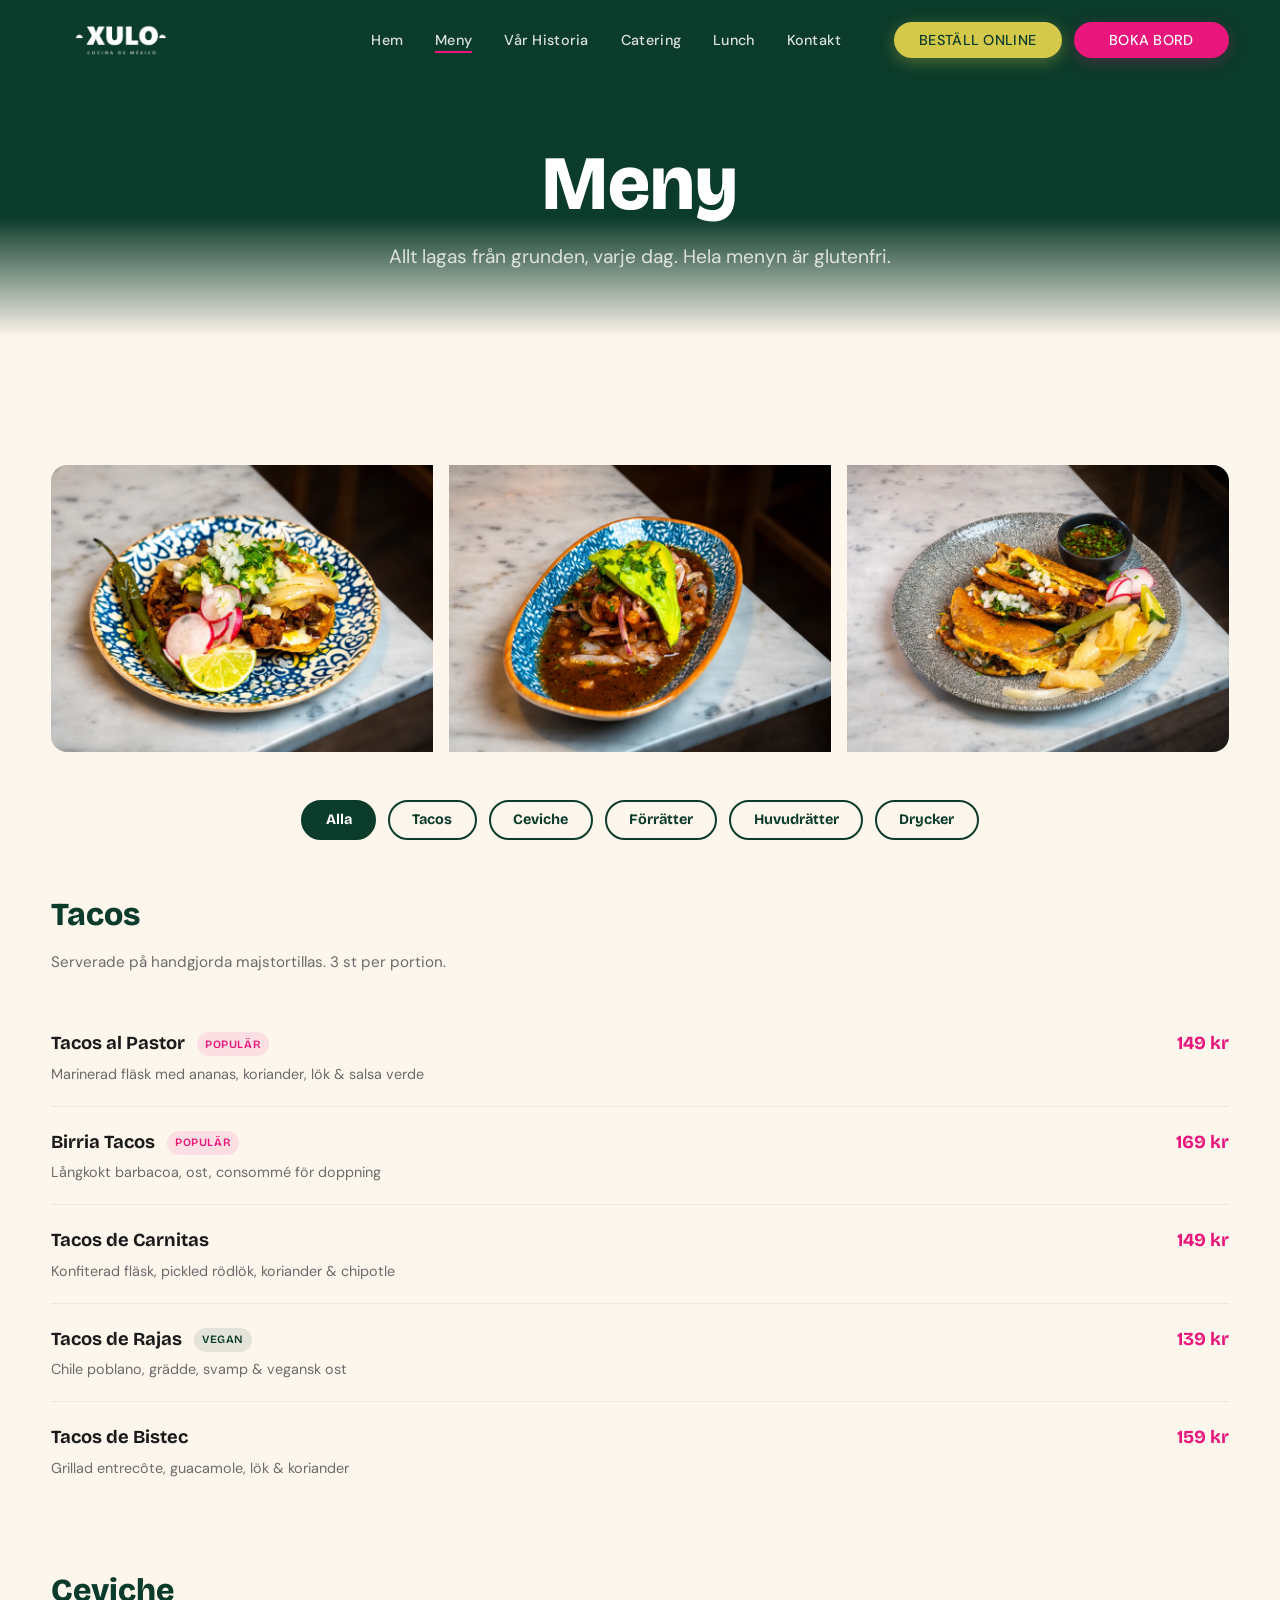
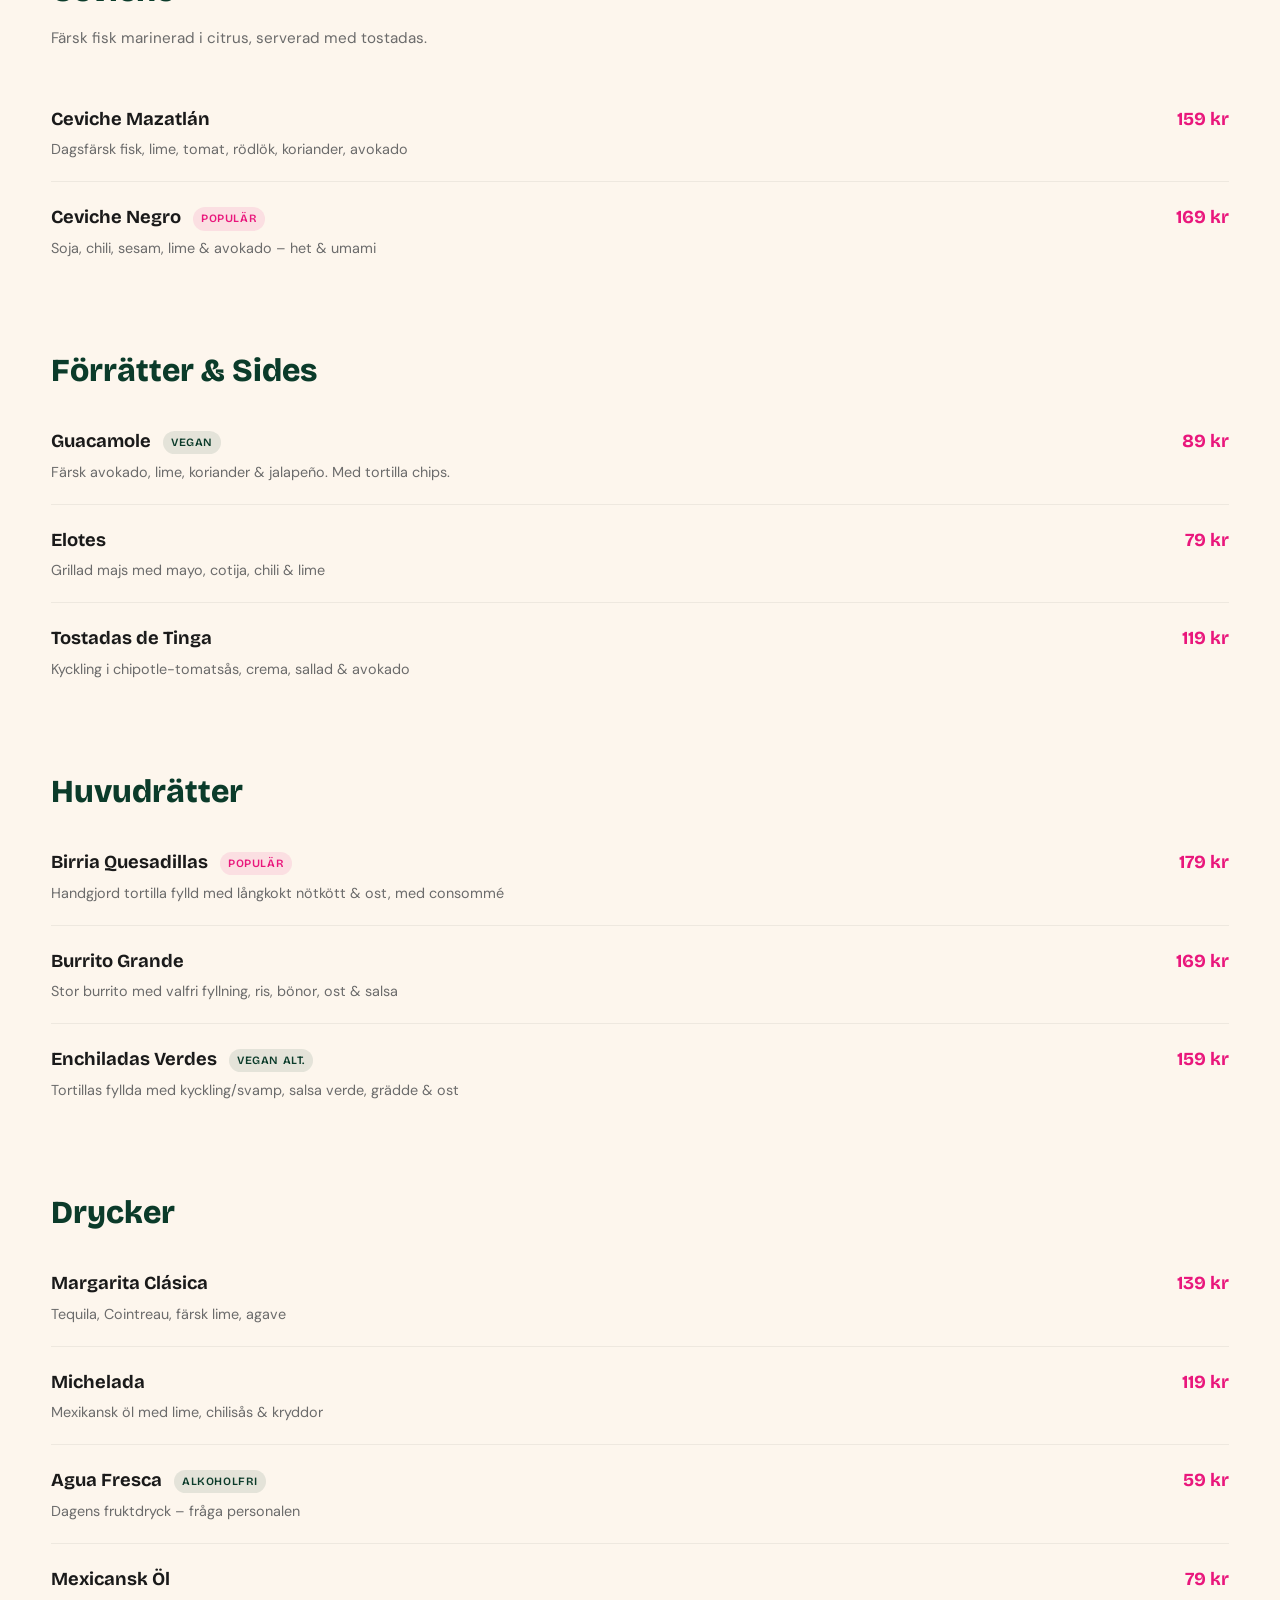
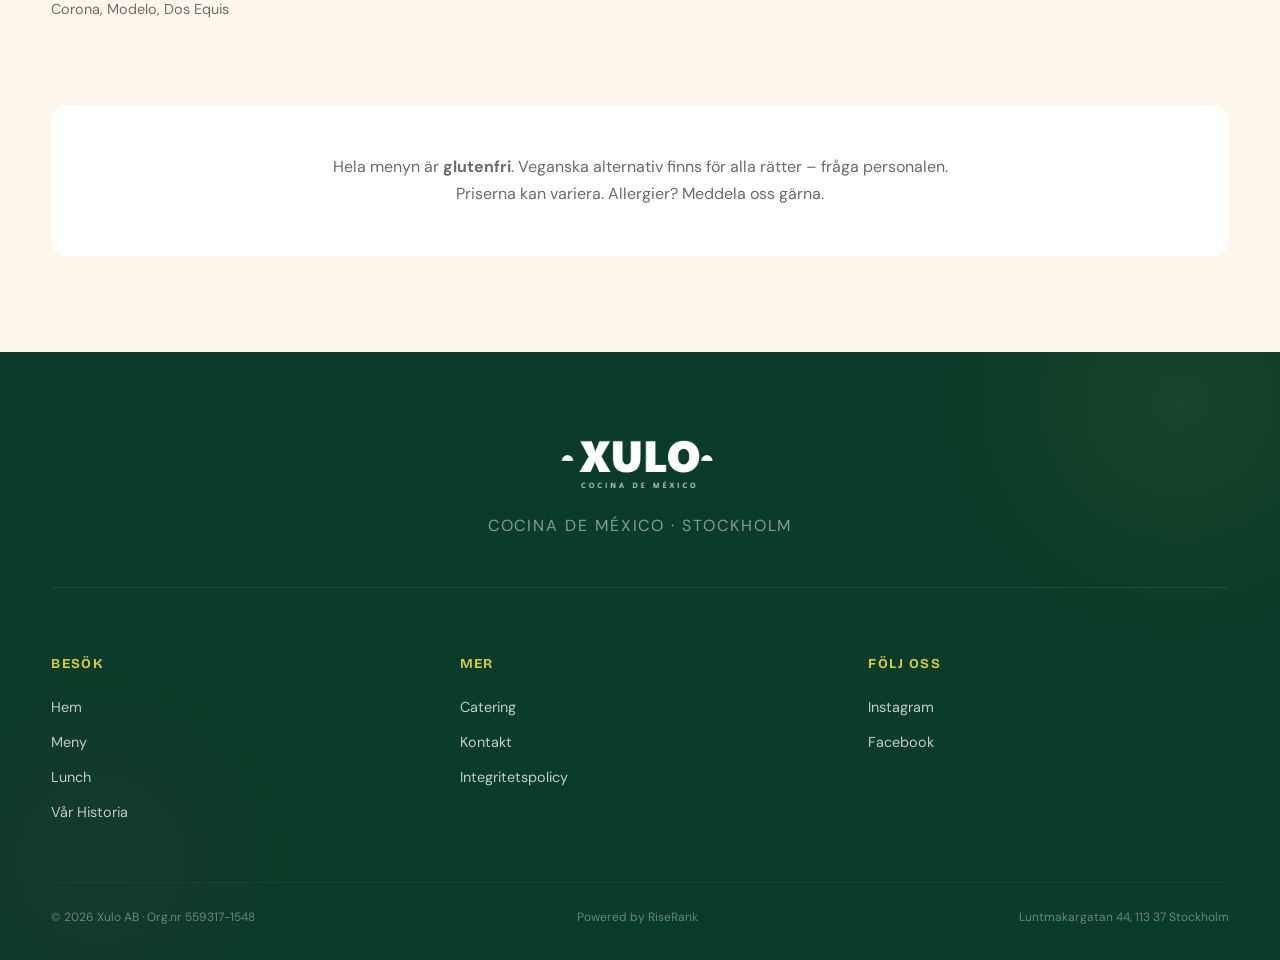
<file: meny.html>
<!DOCTYPE html>
<html lang="sv">
<head>
  <meta charset="UTF-8">
  <meta name="viewport" content="width=device-width, initial-scale=1.0">
  <title>Meny – Xulo</title>
  <link rel="stylesheet" href="styles.css?v=1776860350096">
  <style>
    .menu-nav { display:flex; justify-content:center; gap:0.75rem; flex-wrap:wrap; margin: 3rem 0; }
    .menu-nav button {
      font-family: var(--font-display); font-size:0.9rem; font-weight:700;
      padding: 0.6rem 1.4rem; border-radius:100px; border:2px solid var(--green);
      background:transparent; color:var(--green); cursor:pointer; transition:all 0.25s;
    }
    .menu-nav button.active, .menu-nav button:hover {
      background:var(--green); color:#fff;
    }

    .menu-section { margin-bottom:4rem; }
    .menu-section-title {
      font-family:var(--font-display); font-size:2rem; font-weight:800;
      color:var(--green); margin-bottom:0.5rem;
    }
    .menu-section-desc {
      color:var(--gray); font-size:0.95rem; margin-bottom:2rem;
    }

    .menu-items { display:flex; flex-direction:column; gap:0; }
    .menu-item {
      display:grid; grid-template-columns:1fr auto; gap:1.5rem;
      padding:1.25rem 0; border-bottom:1px solid rgba(0,0,0,0.06);
      align-items:baseline;
    }
    .menu-item:last-child { border-bottom:none; }
    .menu-item-name {
      font-family:var(--font-display); font-size:1.15rem; font-weight:700;
      color:var(--dark); margin-bottom:0.2rem;
    }
    .menu-item-desc { font-size:0.9rem; color:var(--gray); line-height:1.6; }
    .menu-item-price {
      font-family:var(--font-display); font-size:1.15rem; font-weight:700;
      color:var(--magenta); white-space:nowrap;
    }
    .menu-item-tag {
      display:inline-block; font-size:0.7rem; font-weight:600;
      padding:0.15rem 0.5rem; border-radius:100px; margin-left:0.5rem;
      vertical-align:middle; text-transform:uppercase; letter-spacing:0.05em;
    }
    .tag-vegan { background:rgba(11,59,42,0.1); color:var(--green); }
    .tag-popular { background:rgba(233,23,124,0.1); color:var(--magenta); }

    .menu-note {
      text-align:center; padding:3rem 2rem; background:#fff;
      border-radius:16px; margin-top:2rem;
    }
    .menu-note p { color:var(--gray); font-size:1rem; }

    .menu-images {
      display:grid; grid-template-columns:repeat(3,1fr); gap:1rem;
      margin:4rem 0 2rem; border-radius:16px; overflow:hidden;
    }
    .menu-images img { width:100%; aspect-ratio:4/3; object-fit:cover; object-position:center; }

    @media (max-width:768px) {
      .menu-images { grid-template-columns:1fr; }
      .menu-images img { aspect-ratio:3/2; }
    }
  </style>
</head>
<body>

<nav class="site-nav nav--scrolled">
  <div class="nav-inner">
    <a href="hem.html"><img src="img/xulo-hero-logo.png" alt="Xulo" class="nav-logo-img"></a>
    <ul class="nav-links">
      <li><a href="hem.html">Hem</a></li>
      <li><a href="meny.html" class="active">Meny</a></li>
      <li><a href="var-historia.html">Vår Historia</a></li>
      <li><a href="catering.html">Catering</a></li>
      <li><a href="lunch.html">Lunch</a></li>
      <li><a href="kontakt.html">Kontakt</a></li>
      <li><a href="#" class="nav-cta nav-cta--outline">BESTÄLL ONLINE</a></li>
      <li><a href="#" class="nav-cta">BOKA BORD</a></li>
    </ul>
    <button class="nav-toggle" aria-label="Meny"><span></span><span></span><span></span></button>
  </div>
</nav>

<div class="mobile-menu">
  <button class="mobile-close" aria-label="Stäng">&times;</button>
  <a href="hem.html">Hem</a><a href="meny.html">Meny</a><a href="var-historia.html">Vår Historia</a>
  <a href="catering.html">Catering</a><a href="lunch.html">Lunch</a><a href="kontakt.html">Kontakt</a>
  <a href="#" class="btn" style="margin-top:1rem;background:var(--yellow);color:var(--green)">Beställ Online</a>
  <a href="#" class="btn btn--magenta" style="margin-top:0.75rem">Boka Bord</a>
</div>

<section class="page-hero">
  <div class="container">
    <h1>Meny</h1>
    <p>Allt lagas från grunden, varje dag. Hela menyn är glutenfri.</p>
  </div>
</section>

<section style="padding:4rem 0 6rem">
  <div class="container">

    <div class="menu-images reveal">
      <img src="img/tacos-blue-plate.webp" alt="Tacos">
      <img src="img/ceviche-blue-bowl.webp" alt="Ceviche">
      <img src="img/birria-quesadillas-moody.webp" alt="Quesadillas">
    </div>

    <div class="menu-nav reveal">
      <button class="active" onclick="filterMenu('all')">Alla</button>
      <button onclick="filterMenu('tacos')">Tacos</button>
      <button onclick="filterMenu('ceviche')">Ceviche</button>
      <button onclick="filterMenu('starters')">Förrätter</button>
      <button onclick="filterMenu('main')">Huvudrätter</button>
      <button onclick="filterMenu('drinks')">Drycker</button>
    </div>

    <!-- Tacos -->
    <div class="menu-section reveal" data-cat="tacos">
      <h2 class="menu-section-title">Tacos</h2>
      <p class="menu-section-desc">Serverade på handgjorda majstortillas. 3 st per portion.</p>
      <div class="menu-items">
        <div class="menu-item">
          <div><div class="menu-item-name">Tacos al Pastor <span class="menu-item-tag tag-popular">Populär</span></div><div class="menu-item-desc">Marinerad fläsk med ananas, koriander, lök & salsa verde</div></div>
          <div class="menu-item-price">149 kr</div>
        </div>
        <div class="menu-item">
          <div><div class="menu-item-name">Birria Tacos <span class="menu-item-tag tag-popular">Populär</span></div><div class="menu-item-desc">Långkokt barbacoa, ost, consommé för doppning</div></div>
          <div class="menu-item-price">169 kr</div>
        </div>
        <div class="menu-item">
          <div><div class="menu-item-name">Tacos de Carnitas</div><div class="menu-item-desc">Konfiterad fläsk, pickled rödlök, koriander & chipotle</div></div>
          <div class="menu-item-price">149 kr</div>
        </div>
        <div class="menu-item">
          <div><div class="menu-item-name">Tacos de Rajas <span class="menu-item-tag tag-vegan">Vegan</span></div><div class="menu-item-desc">Chile poblano, grädde, svamp & vegansk ost</div></div>
          <div class="menu-item-price">139 kr</div>
        </div>
        <div class="menu-item">
          <div><div class="menu-item-name">Tacos de Bistec</div><div class="menu-item-desc">Grillad entrecôte, guacamole, lök & koriander</div></div>
          <div class="menu-item-price">159 kr</div>
        </div>
      </div>
    </div>

    <!-- Ceviche -->
    <div class="menu-section reveal" data-cat="ceviche">
      <h2 class="menu-section-title">Ceviche</h2>
      <p class="menu-section-desc">Färsk fisk marinerad i citrus, serverad med tostadas.</p>
      <div class="menu-items">
        <div class="menu-item">
          <div><div class="menu-item-name">Ceviche Mazatlán</div><div class="menu-item-desc">Dagsfärsk fisk, lime, tomat, rödlök, koriander, avokado</div></div>
          <div class="menu-item-price">159 kr</div>
        </div>
        <div class="menu-item">
          <div><div class="menu-item-name">Ceviche Negro <span class="menu-item-tag tag-popular">Populär</span></div><div class="menu-item-desc">Soja, chili, sesam, lime & avokado – het & umami</div></div>
          <div class="menu-item-price">169 kr</div>
        </div>
      </div>
    </div>

    <!-- Starters -->
    <div class="menu-section reveal" data-cat="starters">
      <h2 class="menu-section-title">Förrätter & Sides</h2>
      <div class="menu-items">
        <div class="menu-item">
          <div><div class="menu-item-name">Guacamole <span class="menu-item-tag tag-vegan">Vegan</span></div><div class="menu-item-desc">Färsk avokado, lime, koriander & jalapeño. Med tortilla chips.</div></div>
          <div class="menu-item-price">89 kr</div>
        </div>
        <div class="menu-item">
          <div><div class="menu-item-name">Elotes</div><div class="menu-item-desc">Grillad majs med mayo, cotija, chili & lime</div></div>
          <div class="menu-item-price">79 kr</div>
        </div>
        <div class="menu-item">
          <div><div class="menu-item-name">Tostadas de Tinga</div><div class="menu-item-desc">Kyckling i chipotle-tomatsås, crema, sallad & avokado</div></div>
          <div class="menu-item-price">119 kr</div>
        </div>
      </div>
    </div>

    <!-- Main -->
    <div class="menu-section reveal" data-cat="main">
      <h2 class="menu-section-title">Huvudrätter</h2>
      <div class="menu-items">
        <div class="menu-item">
          <div><div class="menu-item-name">Birria Quesadillas <span class="menu-item-tag tag-popular">Populär</span></div><div class="menu-item-desc">Handgjord tortilla fylld med långkokt nötkött & ost, med consommé</div></div>
          <div class="menu-item-price">179 kr</div>
        </div>
        <div class="menu-item">
          <div><div class="menu-item-name">Burrito Grande</div><div class="menu-item-desc">Stor burrito med valfri fyllning, ris, bönor, ost & salsa</div></div>
          <div class="menu-item-price">169 kr</div>
        </div>
        <div class="menu-item">
          <div><div class="menu-item-name">Enchiladas Verdes <span class="menu-item-tag tag-vegan">Vegan alt.</span></div><div class="menu-item-desc">Tortillas fyllda med kyckling/svamp, salsa verde, grädde & ost</div></div>
          <div class="menu-item-price">159 kr</div>
        </div>
      </div>
    </div>

    <!-- Drinks -->
    <div class="menu-section reveal" data-cat="drinks">
      <h2 class="menu-section-title">Drycker</h2>
      <div class="menu-items">
        <div class="menu-item">
          <div><div class="menu-item-name">Margarita Clásica</div><div class="menu-item-desc">Tequila, Cointreau, färsk lime, agave</div></div>
          <div class="menu-item-price">139 kr</div>
        </div>
        <div class="menu-item">
          <div><div class="menu-item-name">Michelada</div><div class="menu-item-desc">Mexikansk öl med lime, chilisås & kryddor</div></div>
          <div class="menu-item-price">119 kr</div>
        </div>
        <div class="menu-item">
          <div><div class="menu-item-name">Agua Fresca <span class="menu-item-tag tag-vegan">Alkoholfri</span></div><div class="menu-item-desc">Dagens fruktdryck – fråga personalen</div></div>
          <div class="menu-item-price">59 kr</div>
        </div>
        <div class="menu-item">
          <div><div class="menu-item-name">Mexicansk Öl</div><div class="menu-item-desc">Corona, Modelo, Dos Equis</div></div>
          <div class="menu-item-price">79 kr</div>
        </div>
      </div>
    </div>

    <div class="menu-note reveal">
      <p>Hela menyn är <strong>glutenfri</strong>. Veganska alternativ finns för alla rätter – fråga personalen.<br>Priserna kan variera. Allergier? Meddela oss gärna.</p>
    </div>

  </div>
</section>

<footer class="site-footer">
  <div class="container">
    <div class="footer-top">
      <img src="img/xulo-hero-logo.png" alt="Xulo" class="footer-brand-logo">
      <div class="footer-tagline">Cocina de México · Stockholm</div>
    </div>
    <div class="footer-grid">
      <div class="footer-col"><h4>Besök</h4><a href="hem.html">Hem</a><a href="meny.html">Meny</a><a href="lunch.html">Lunch</a><a href="var-historia.html">Vår Historia</a></div>
      <div class="footer-col"><h4>Mer</h4><a href="catering.html">Catering</a><a href="kontakt.html">Kontakt</a><a href="#">Integritetspolicy</a></div>
      <div class="footer-col"><h4>Följ Oss</h4><a href="#">Instagram</a><a href="#">Facebook</a></div>
    </div>
    <div class="footer-bottom">
      <span>&copy; <span class="footer-year">2026</span> Xulo AB · Org.nr 559317-1548</span>
      <span>Powered by RiseRank</span>
      <span>Luntmakargatan 44, 113 37 Stockholm</span>
    </div>
  </div>
</footer>

<script src="shared.js"></script>
<script>
function filterMenu(cat) {
  document.querySelectorAll('.menu-nav button').forEach(b => b.classList.remove('active'));
  event.target.classList.add('active');
  document.querySelectorAll('.menu-section').forEach(s => {
    s.style.display = (cat === 'all' || s.dataset.cat === cat) ? '' : 'none';
  });
}
</script>
</body>
</html>
</file>
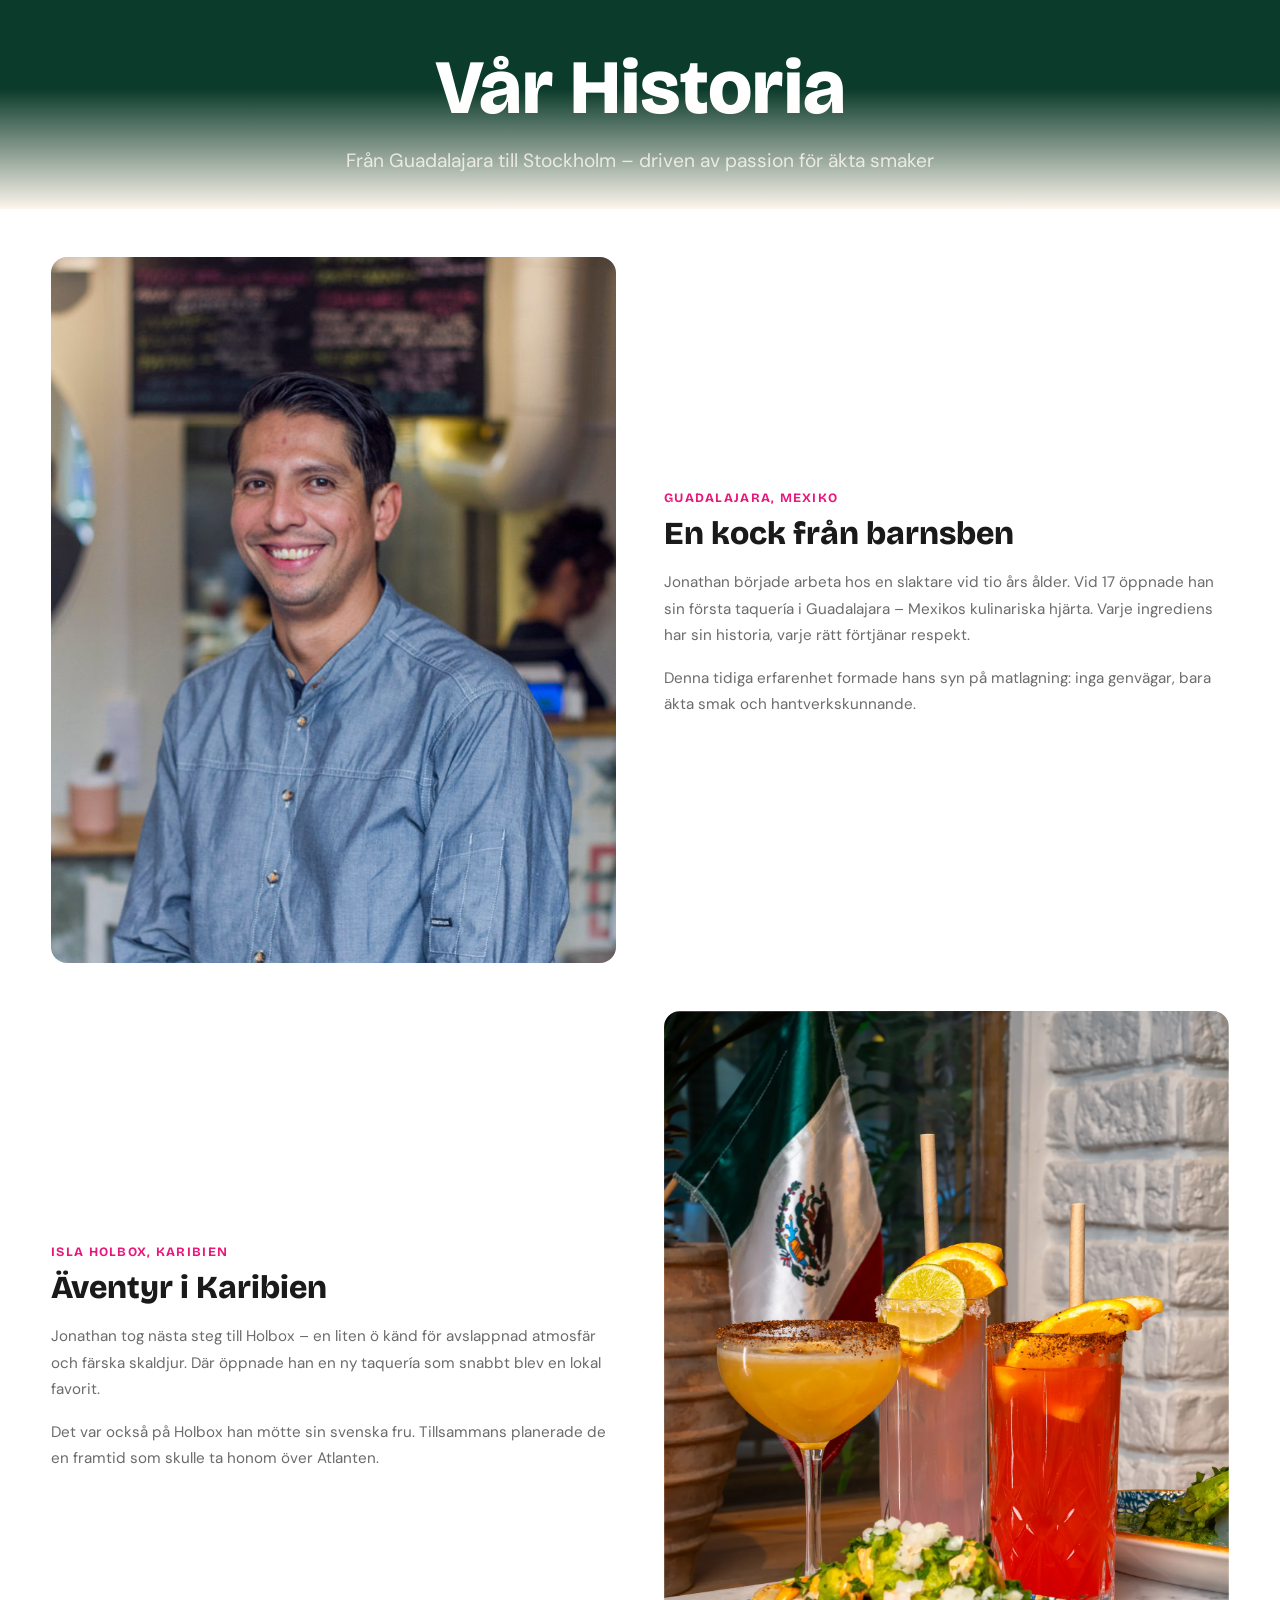
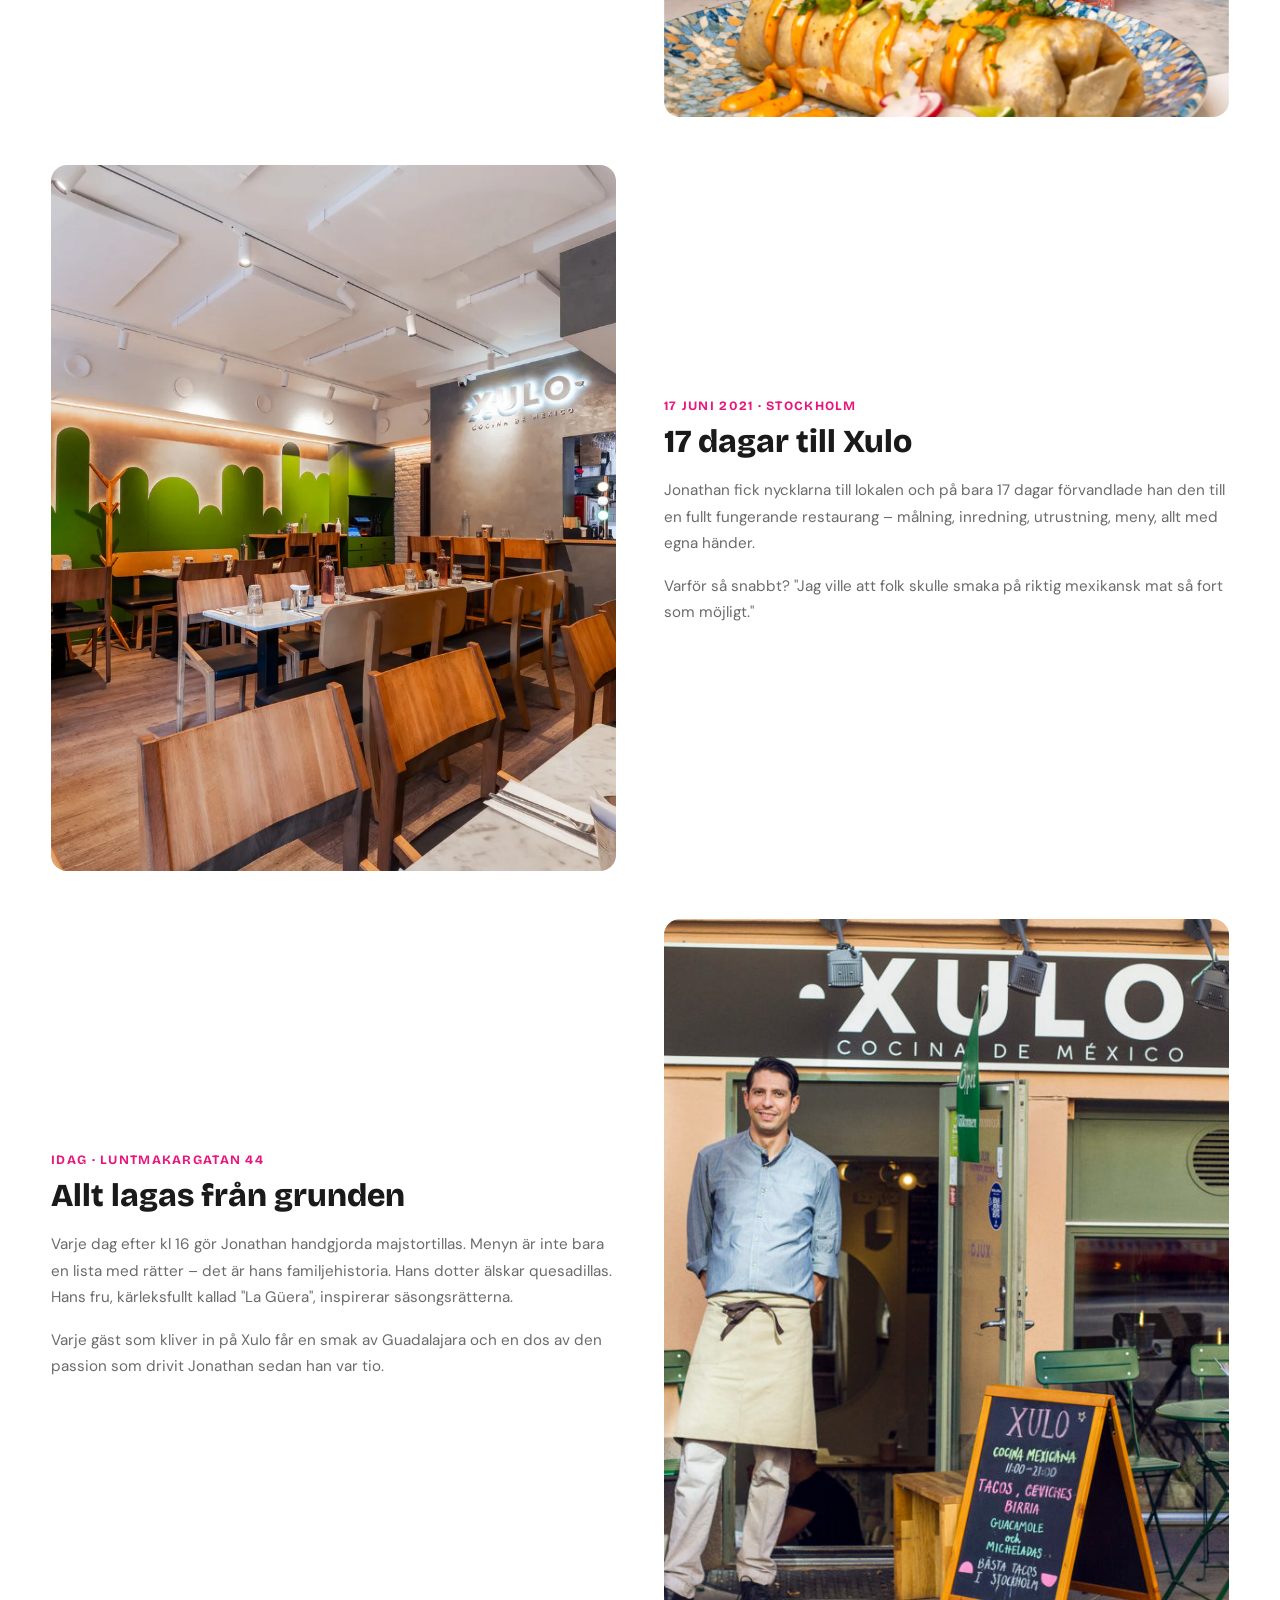
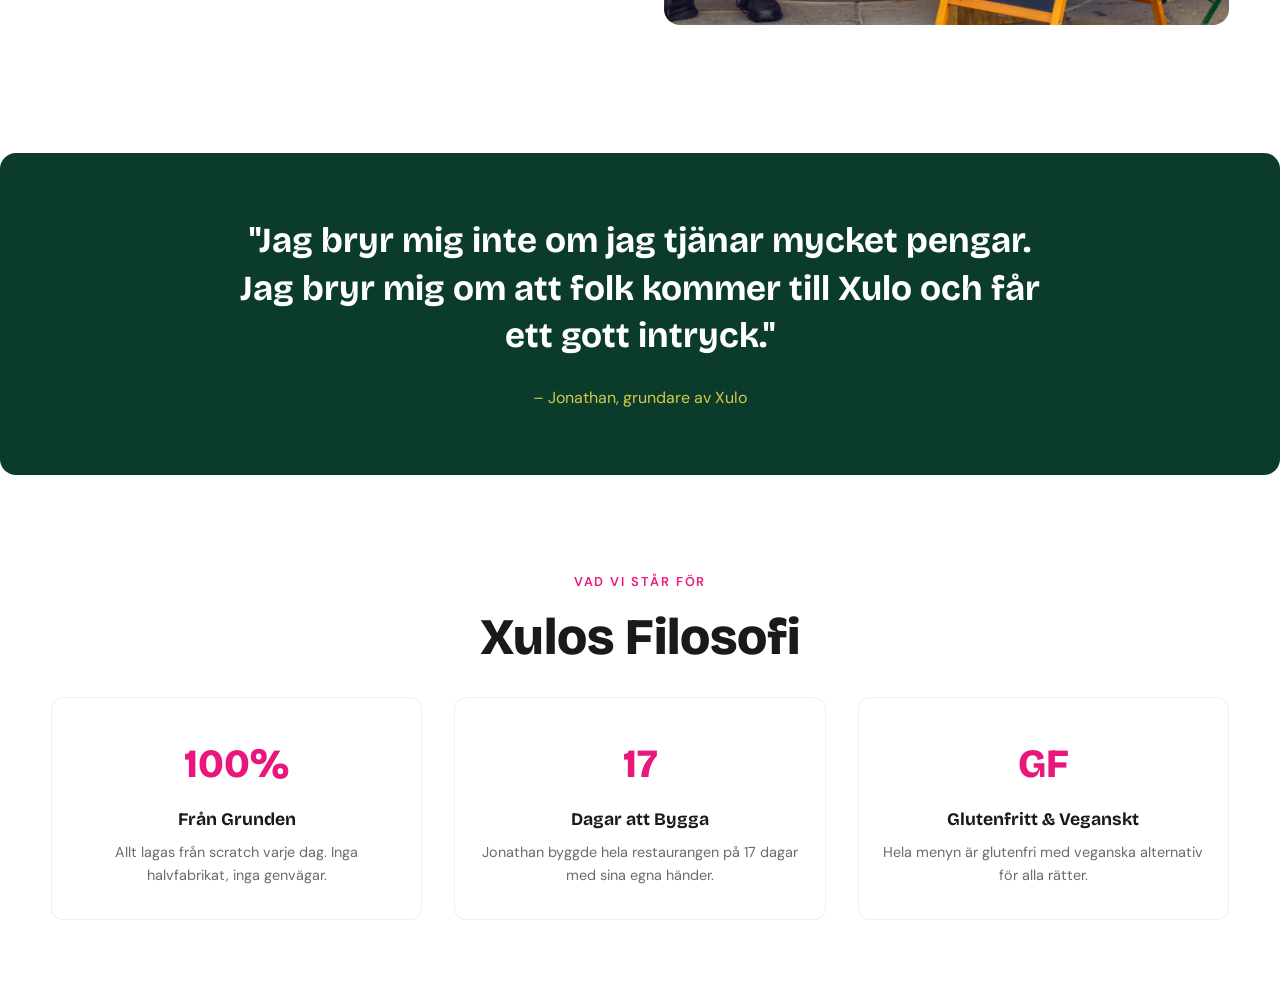
<file: var-historia-print.html>
<!DOCTYPE html>
<html lang="sv">
<head>
  <meta charset="UTF-8">
  <meta name="viewport" content="width=device-width, initial-scale=1.0">
  <title>Vår Historia – Xulo (Print)</title>
  <link rel="stylesheet" href="styles.css">
  <style>
    /* Page-specific styles from original */
    .timeline { padding: 3rem 0; }
    .timeline-block {
      display: grid;
      grid-template-columns: 1fr 1fr;
      gap: 3rem;
      align-items: center;
      margin-bottom: 3rem;
    }
    .timeline-block:nth-child(even) { direction: rtl; }
    .timeline-block:nth-child(even) > * { direction: ltr; }
    .timeline-img {
      border-radius: 16px;
      overflow: hidden;
    }
    .timeline-img img { width:100%; aspect-ratio:4/5; object-fit:cover; object-position:top; }
    .timeline-year {
      font-family: var(--font-display);
      font-size: 0.8rem; font-weight: 700;
      color: var(--magenta);
      letter-spacing: 0.1em;
      text-transform: uppercase;
      margin-bottom: 0.5rem;
    }
    .timeline-heading {
      font-family: var(--font-display);
      font-size: 2rem;
      font-weight: 800;
      color: var(--dark);
      line-height: 1.15;
      margin-bottom: 1rem;
    }
    .timeline-text p {
      font-size: 0.95rem;
      color: var(--gray);
      line-height: 1.75;
      margin-bottom: 1rem;
    }

    .quote-section {
      background: var(--green);
      padding: 4rem 2rem;
      text-align: center;
      border-radius: 16px;
      margin: 2rem auto;
      max-width: var(--max-width);
    }
    .quote-section blockquote {
      font-family: var(--font-display);
      font-size: 2.2rem;
      font-weight: 700;
      color: #fff;
      line-height: 1.35;
      max-width: 800px;
      margin: 0 auto 1.5rem;
    }
    .quote-section cite {
      font-family: var(--font-body);
      font-style: normal;
      color: var(--yellow);
      font-size: 1rem;
    }

    .values { padding: 4rem 0; text-align: center; }
    .values-grid {
      display: grid;
      grid-template-columns: repeat(3, 1fr);
      gap: 2rem;
      margin-top: 2rem;
    }
    .value-card {
      padding: 2rem 1.5rem;
      background: #fff;
      border-radius: 12px;
      border: 1px solid rgba(0,0,0,0.06);
    }
    .value-number {
      font-family: var(--font-display);
      font-size: 2.5rem; font-weight: 800;
      color: var(--magenta);
      margin-bottom: 0.4rem;
    }
    .value-card h3 {
      font-family: var(--font-display);
      font-size: 1.1rem; font-weight: 700;
      color: var(--dark);
      margin-bottom: 0.4rem;
    }
    .value-card p { font-size: 0.9rem; color: var(--gray); line-height: 1.6; }

    /* ---- PRINT OVERRIDES ---- */
    .reveal { opacity: 1 !important; transform: none !important; transition: none !important; }
    .site-nav, .mobile-menu, .site-footer, .hero-scroll { display: none !important; }

    * { animation: none !important; transition: none !important; }
    body { background: #fff; }

    .page-hero {
      padding: 3rem 0 2rem;
      -webkit-print-color-adjust: exact;
      print-color-adjust: exact;
    }

    @media print {
      @page { size: A4 portrait; margin: 1.5cm; }

      body { background: #fff; }

      .page-hero {
        background: var(--green) !important;
        -webkit-print-color-adjust: exact;
        print-color-adjust: exact;
        break-after: avoid;
      }
      .page-hero::after { display: none; }

      .quote-section {
        background: var(--green) !important;
        -webkit-print-color-adjust: exact;
        print-color-adjust: exact;
      }

      .value-card {
        border: 1px solid #ddd;
        -webkit-print-color-adjust: exact;
        print-color-adjust: exact;
      }

      .timeline-block {
        break-inside: avoid;
        margin-bottom: 2rem;
      }

      .timeline-img {
        box-shadow: none;
      }

      .values {
        break-before: page;
      }

      .values-grid {
        break-inside: avoid;
      }

      img { max-height: 350px; }
    }
  </style>
</head>
<body>

<section class="page-hero">
  <div class="container">
    <h1>Vår Historia</h1>
    <p>Från Guadalajara till Stockholm – driven av passion för äkta smaker</p>
  </div>
</section>

<section class="timeline">
  <div class="container">

    <div class="timeline-block">
      <div class="timeline-img"><img src="img/jonathan-owner.jpg" alt="Jonathan i restaurangen"></div>
      <div class="timeline-text">
        <div class="timeline-year">Guadalajara, Mexiko</div>
        <h2 class="timeline-heading">En kock från barnsben</h2>
        <p>Jonathan började arbeta hos en slaktare vid tio års ålder. Vid 17 öppnade han sin första taquería i Guadalajara – Mexikos kulinariska hjärta. Varje ingrediens har sin historia, varje rätt förtjänar respekt.</p>
        <p>Denna tidiga erfarenhet formade hans syn på matlagning: inga genvägar, bara äkta smak och hantverkskunnande.</p>
      </div>
    </div>

    <div class="timeline-block">
      <div class="timeline-img"><img src="img/burrito-cocktails-fiesta.webp" alt="Cocktails och burrito"></div>
      <div class="timeline-text">
        <div class="timeline-year">Isla Holbox, Karibien</div>
        <h2 class="timeline-heading">Äventyr i Karibien</h2>
        <p>Jonathan tog nästa steg till Holbox – en liten ö känd för avslappnad atmosfär och färska skaldjur. Där öppnade han en ny taquería som snabbt blev en lokal favorit.</p>
        <p>Det var också på Holbox han mötte sin svenska fru. Tillsammans planerade de en framtid som skulle ta honom över Atlanten.</p>
      </div>
    </div>

    <div class="timeline-block">
      <div class="timeline-img"><img src="img/interior-mural-bar.webp" alt="Xulo interiör med kaktusmålning"></div>
      <div class="timeline-text">
        <div class="timeline-year">17 juni 2021 · Stockholm</div>
        <h2 class="timeline-heading">17 dagar till Xulo</h2>
        <p>Jonathan fick nycklarna till lokalen och på bara 17 dagar förvandlade han den till en fullt fungerande restaurang – målning, inredning, utrustning, meny, allt med egna händer.</p>
        <p>Varför så snabbt? "Jag ville att folk skulle smaka på riktig mexikansk mat så fort som möjligt."</p>
      </div>
    </div>

    <div class="timeline-block">
      <div class="timeline-img"><img src="img/jonathan-exterior.jpg" alt="Jonathan utanför Xulo"></div>
      <div class="timeline-text">
        <div class="timeline-year">Idag · Luntmakargatan 44</div>
        <h2 class="timeline-heading">Allt lagas från grunden</h2>
        <p>Varje dag efter kl 16 gör Jonathan handgjorda majstortillas. Menyn är inte bara en lista med rätter – det är hans familjehistoria. Hans dotter älskar quesadillas. Hans fru, kärleksfullt kallad "La Güera", inspirerar säsongsrätterna.</p>
        <p>Varje gäst som kliver in på Xulo får en smak av Guadalajara och en dos av den passion som drivit Jonathan sedan han var tio.</p>
      </div>
    </div>

  </div>
</section>

<section class="quote-section">
  <div class="container">
    <blockquote>"Jag bryr mig inte om jag tjänar mycket pengar. Jag bryr mig om att folk kommer till Xulo och får ett gott intryck."</blockquote>
    <cite>– Jonathan, grundare av Xulo</cite>
  </div>
</section>

<section class="values">
  <div class="container">
    <div class="section-label">Vad vi står för</div>
    <h2 class="section-title">Xulos Filosofi</h2>
    <div class="values-grid">
      <div class="value-card">
        <div class="value-number">100%</div>
        <h3>Från Grunden</h3>
        <p>Allt lagas från scratch varje dag. Inga halvfabrikat, inga genvägar.</p>
      </div>
      <div class="value-card">
        <div class="value-number">17</div>
        <h3>Dagar att Bygga</h3>
        <p>Jonathan byggde hela restaurangen på 17 dagar med sina egna händer.</p>
      </div>
      <div class="value-card">
        <div class="value-number">GF</div>
        <h3>Glutenfritt & Veganskt</h3>
        <p>Hela menyn är glutenfri med veganska alternativ för alla rätter.</p>
      </div>
    </div>
  </div>
</section>

<script>
// Auto-print after fonts load
document.fonts.ready.then(() => {
  setTimeout(() => { window.print(); }, 500);
});
</script>
</body>
</html>
</file>
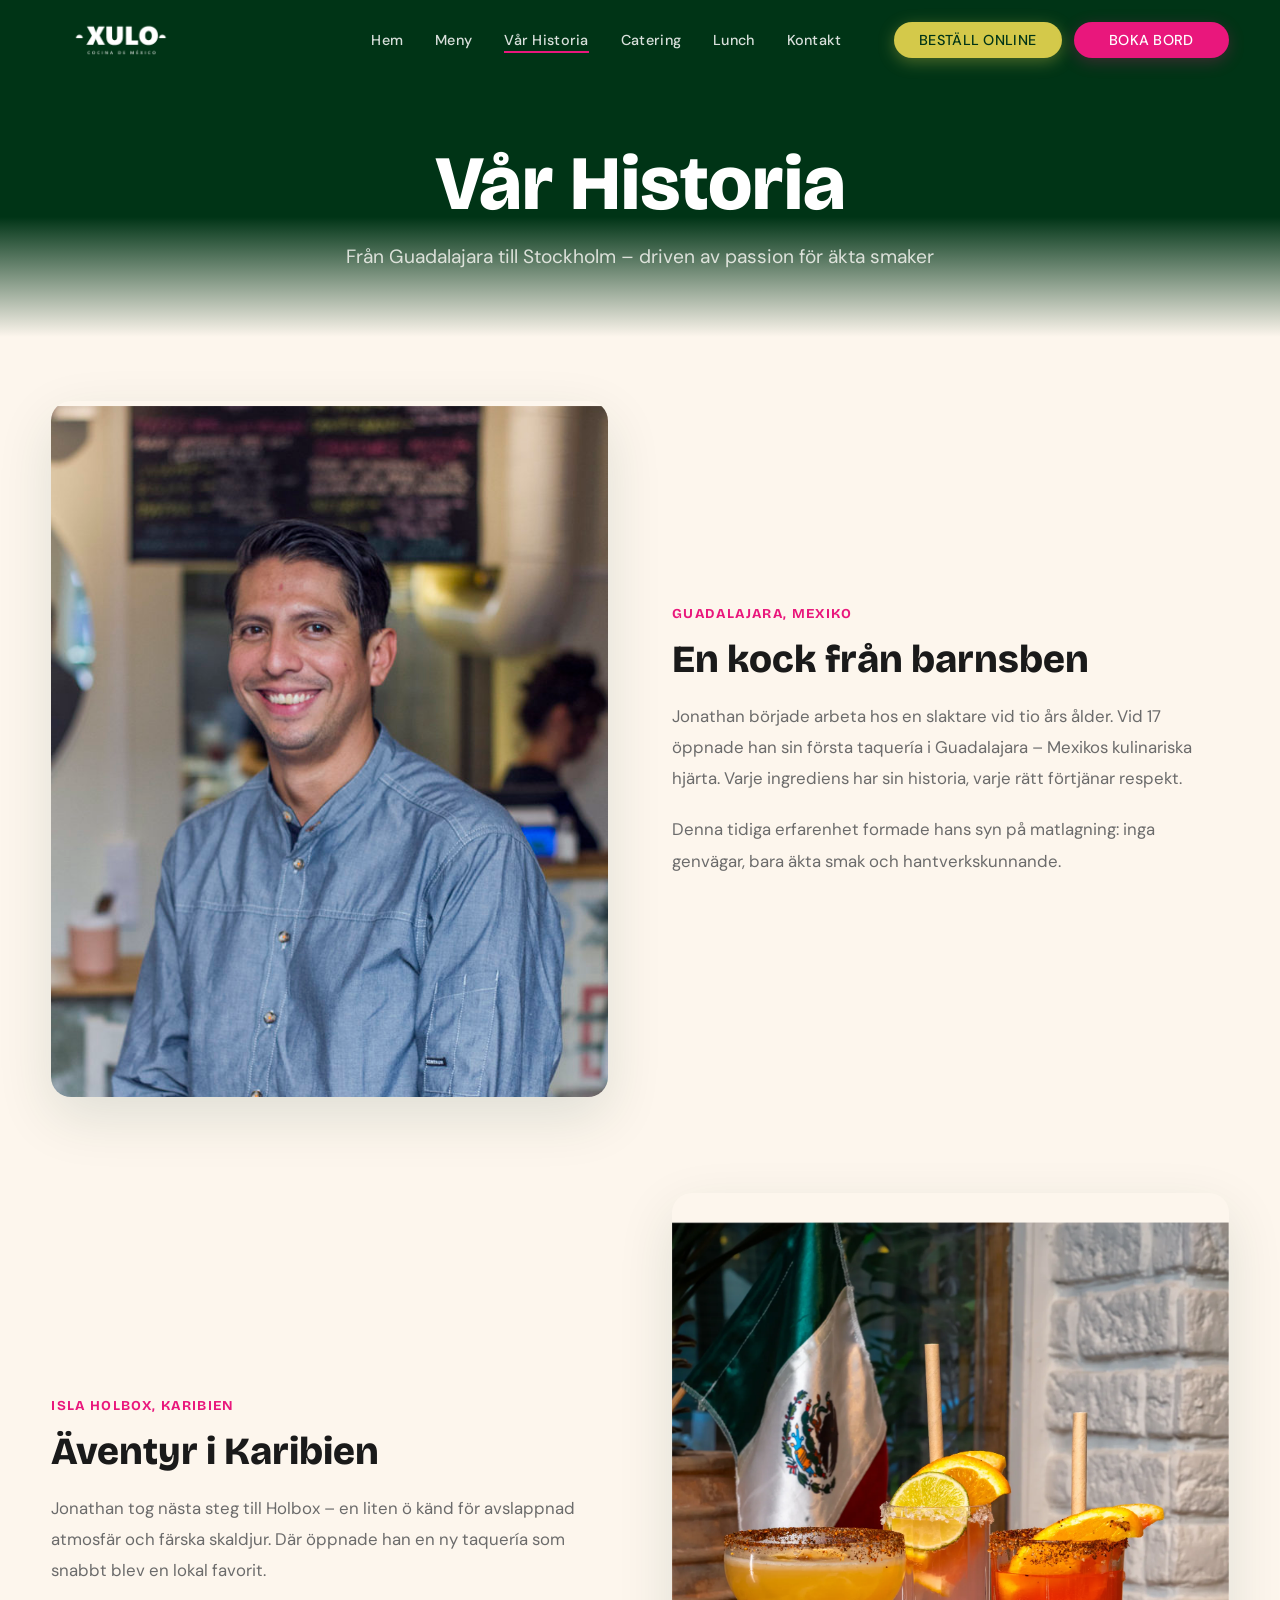
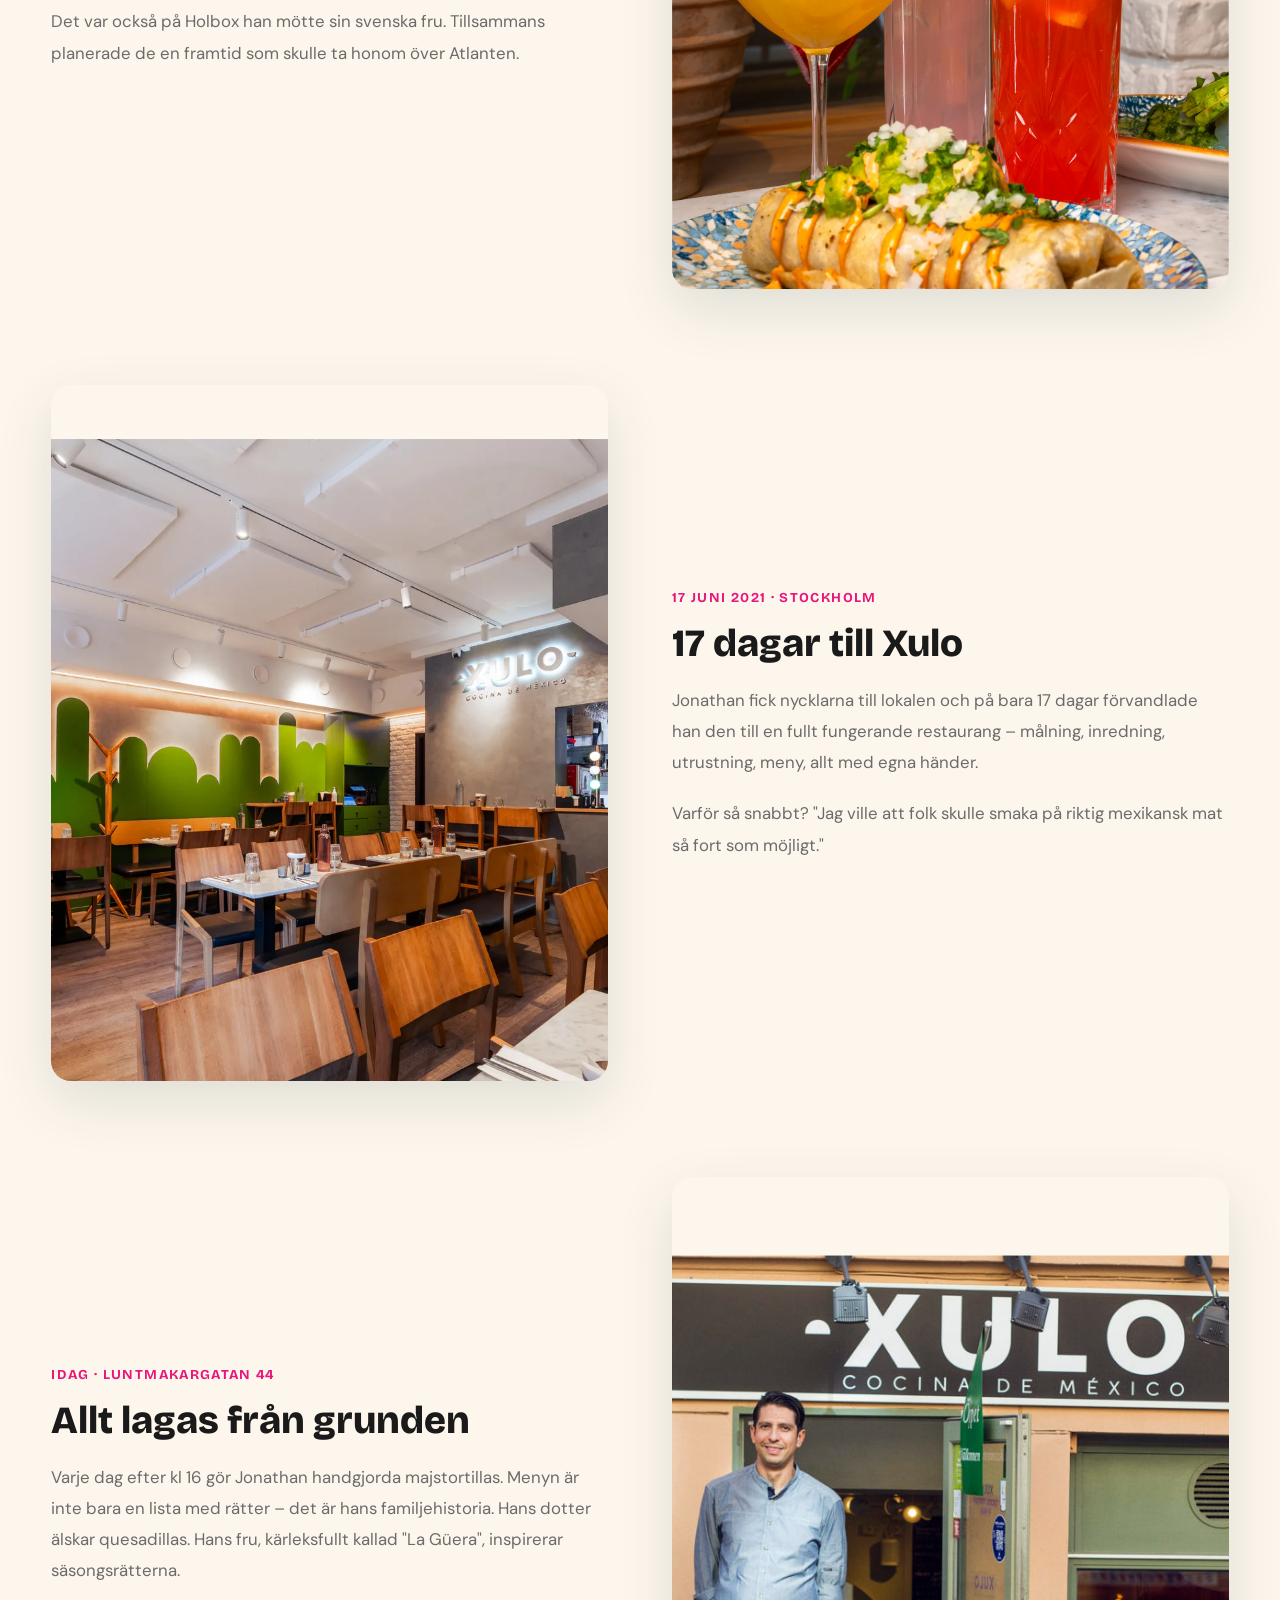
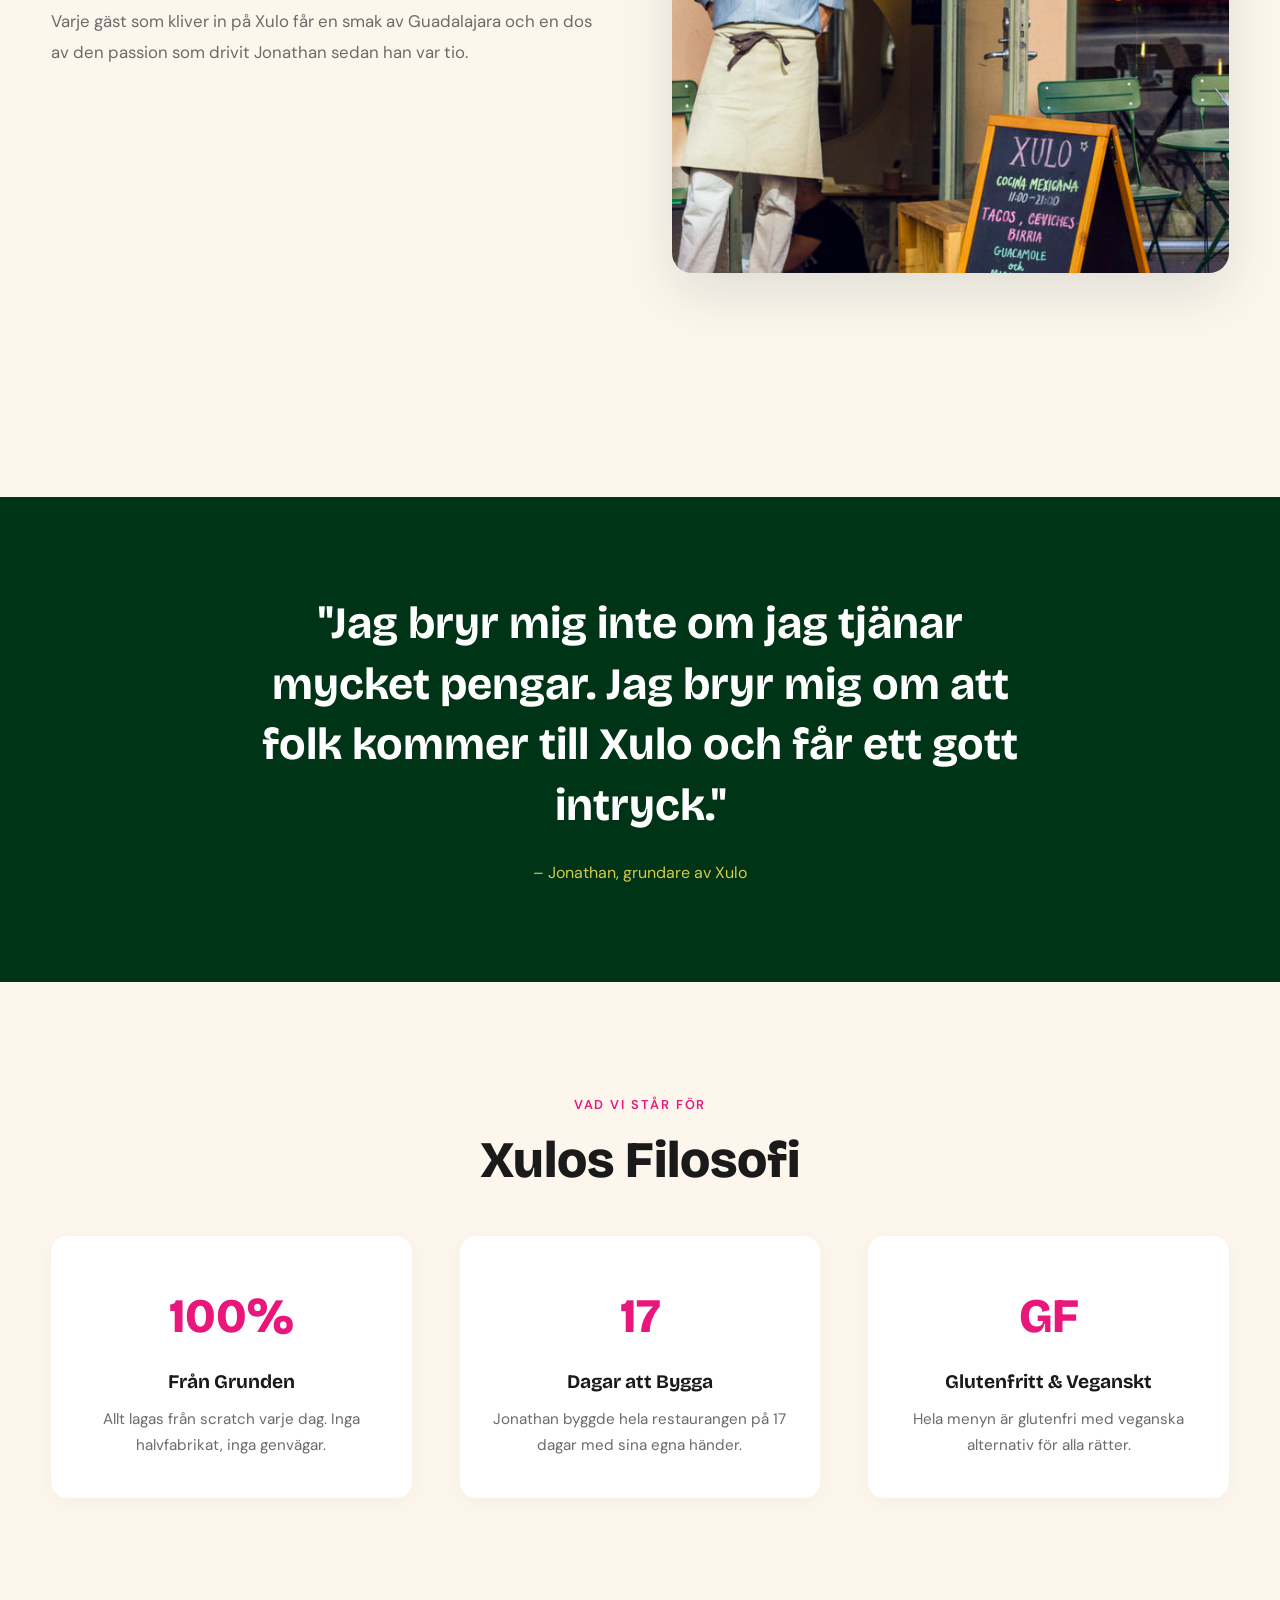
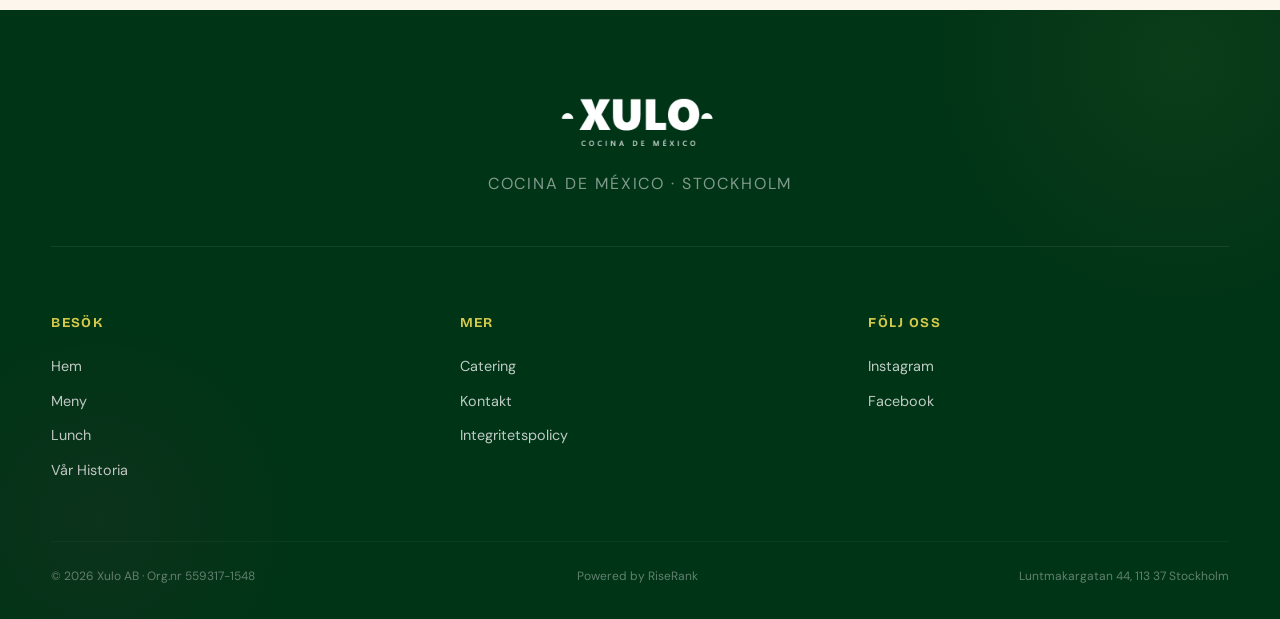
<file: var-historia.html>
<!DOCTYPE html>
<html lang="sv">
<head>
  <meta charset="UTF-8">
  <meta name="viewport" content="width=device-width, initial-scale=1.0">
  <title>Vår Historia – Xulo</title>
  <link rel="stylesheet" href="styles.css?v=1776860350096">
  <style>
    .timeline { padding: 4rem 0 8rem; }
    .timeline-block {
      display: grid;
      grid-template-columns: 1fr 1fr;
      gap: 4rem;
      align-items: center;
      margin-bottom: 6rem;
    }
    .timeline-block:nth-child(even) { direction: rtl; }
    .timeline-block:nth-child(even) > * { direction: ltr; }
    .timeline-img {
      border-radius: 20px;
      overflow: hidden;
      box-shadow: 0 20px 56px rgba(11,59,42,0.12);
    }
    .timeline-img img { width:100%; aspect-ratio:4/5; object-fit:cover; object-position:top; }
    .timeline-year {
      font-family: var(--font-display);
      font-size: 0.85rem; font-weight: 700;
      color: var(--magenta);
      letter-spacing: 0.1em;
      text-transform: uppercase;
      margin-bottom: 0.75rem;
    }
    .timeline-heading {
      font-family: var(--font-display);
      font-size: clamp(1.8rem, 3vw, 2.5rem);
      font-weight: 800;
      color: var(--dark);
      line-height: 1.15;
      margin-bottom: 1.25rem;
    }
    .timeline-text p {
      font-size: 1.05rem;
      color: var(--gray);
      line-height: 1.85;
      margin-bottom: 1.25rem;
    }

    .quote-section {
      background: var(--green);
      padding: 6rem 0;
      text-align: center;
    }
    .quote-section blockquote {
      font-family: var(--font-display);
      font-size: clamp(1.6rem, 3.5vw, 2.8rem);
      font-weight: 700;
      color: #fff;
      line-height: 1.35;
      max-width: 800px;
      margin: 0 auto 1.5rem;
    }
    .quote-section cite {
      font-family: var(--font-body);
      font-style: normal;
      color: var(--yellow);
      font-size: 1rem;
    }

    .values {
      padding: 7rem 0;
      text-align: center;
    }
    .values-grid {
      display: grid;
      grid-template-columns: repeat(3, 1fr);
      gap: 3rem;
      margin-top: 3rem;
    }
    .value-card {
      padding: 2.5rem 2rem;
      background: #fff;
      border-radius: 16px;
      box-shadow: 0 4px 24px rgba(0,0,0,0.04);
    }
    .value-number {
      font-family: var(--font-display);
      font-size: 3rem; font-weight: 800;
      color: var(--magenta);
      margin-bottom: 0.5rem;
    }
    .value-card h3 {
      font-family: var(--font-display);
      font-size: 1.2rem; font-weight: 700;
      color: var(--dark);
      margin-bottom: 0.5rem;
    }
    .value-card p { font-size: 0.95rem; color: var(--gray); line-height: 1.7; }

    @media (max-width: 900px) {
      .timeline-block, .timeline-block:nth-child(even) {
        grid-template-columns: 1fr;
        direction: ltr;
        gap: 2rem;
      }
      .timeline-img img { aspect-ratio: 4/3; }
      .values-grid { grid-template-columns: 1fr; max-width: 400px; margin-left:auto; margin-right:auto; }
    }
  </style>
</head>
<body>

<nav class="site-nav nav--scrolled">
  <div class="nav-inner">
    <a href="hem.html"><img src="img/xulo-hero-logo.png" alt="Xulo" class="nav-logo-img"></a>
    <ul class="nav-links">
      <li><a href="hem.html">Hem</a></li>
      <li><a href="meny.html">Meny</a></li>
      <li><a href="var-historia.html" class="active">Vår Historia</a></li>
      <li><a href="catering.html">Catering</a></li>
      <li><a href="lunch.html">Lunch</a></li>
      <li><a href="kontakt.html">Kontakt</a></li>
      <li><a href="#" class="nav-cta nav-cta--outline">BESTÄLL ONLINE</a></li>
      <li><a href="#" class="nav-cta">BOKA BORD</a></li>
    </ul>
    <button class="nav-toggle" aria-label="Meny"><span></span><span></span><span></span></button>
  </div>
</nav>

<div class="mobile-menu">
  <button class="mobile-close" aria-label="Stäng">&times;</button>
  <a href="hem.html">Hem</a><a href="meny.html">Meny</a><a href="var-historia.html">Vår Historia</a>
  <a href="catering.html">Catering</a><a href="lunch.html">Lunch</a><a href="kontakt.html">Kontakt</a>
  <a href="#" class="btn" style="margin-top:1rem;background:var(--yellow);color:var(--green)">Beställ Online</a>
  <a href="#" class="btn btn--magenta" style="margin-top:0.75rem">Boka Bord</a>
</div>

<section class="page-hero">
  <div class="container">
    <h1>Vår Historia</h1>
    <p>Från Guadalajara till Stockholm – driven av passion för äkta smaker</p>
  </div>
</section>

<section class="timeline">
  <div class="container">

    <div class="timeline-block reveal">
      <div class="timeline-img"><img src="img/jonathan-owner.jpg" alt="Jonathan i restaurangen" data-parallax="0.03"></div>
      <div class="timeline-text">
        <div class="timeline-year">Guadalajara, Mexiko</div>
        <h2 class="timeline-heading">En kock från barnsben</h2>
        <p>Jonathan började arbeta hos en slaktare vid tio års ålder. Vid 17 öppnade han sin första taquería i Guadalajara – Mexikos kulinariska hjärta. Varje ingrediens har sin historia, varje rätt förtjänar respekt.</p>
        <p>Denna tidiga erfarenhet formade hans syn på matlagning: inga genvägar, bara äkta smak och hantverkskunnande.</p>
      </div>
    </div>

    <div class="timeline-block reveal">
      <div class="timeline-img"><img src="img/burrito-cocktails-fiesta.webp" alt="Cocktails och burrito" data-parallax="0.03"></div>
      <div class="timeline-text">
        <div class="timeline-year">Isla Holbox, Karibien</div>
        <h2 class="timeline-heading">Äventyr i Karibien</h2>
        <p>Jonathan tog nästa steg till Holbox – en liten ö känd för avslappnad atmosfär och färska skaldjur. Där öppnade han en ny taquería som snabbt blev en lokal favorit.</p>
        <p>Det var också på Holbox han mötte sin svenska fru. Tillsammans planerade de en framtid som skulle ta honom över Atlanten.</p>
      </div>
    </div>

    <div class="timeline-block reveal">
      <div class="timeline-img"><img src="img/interior-mural-bar.webp" alt="Xulo interiör med kaktusmålning" data-parallax="0.03"></div>
      <div class="timeline-text">
        <div class="timeline-year">17 juni 2021 · Stockholm</div>
        <h2 class="timeline-heading">17 dagar till Xulo</h2>
        <p>Jonathan fick nycklarna till lokalen och på bara 17 dagar förvandlade han den till en fullt fungerande restaurang – målning, inredning, utrustning, meny, allt med egna händer.</p>
        <p>Varför så snabbt? "Jag ville att folk skulle smaka på riktig mexikansk mat så fort som möjligt."</p>
      </div>
    </div>

    <div class="timeline-block reveal">
      <div class="timeline-img"><img src="img/jonathan-exterior.jpg" alt="Jonathan utanför Xulo" data-parallax="0.03"></div>
      <div class="timeline-text">
        <div class="timeline-year">Idag · Luntmakargatan 44</div>
        <h2 class="timeline-heading">Allt lagas från grunden</h2>
        <p>Varje dag efter kl 16 gör Jonathan handgjorda majstortillas. Menyn är inte bara en lista med rätter – det är hans familjehistoria. Hans dotter älskar quesadillas. Hans fru, kärleksfullt kallad "La Güera", inspirerar säsongsrätterna.</p>
        <p>Varje gäst som kliver in på Xulo får en smak av Guadalajara och en dos av den passion som drivit Jonathan sedan han var tio.</p>
      </div>
    </div>

  </div>
</section>

<section class="quote-section">
  <div class="container">
    <blockquote class="reveal">"Jag bryr mig inte om jag tjänar mycket pengar. Jag bryr mig om att folk kommer till Xulo och får ett gott intryck."</blockquote>
    <cite class="reveal reveal-delay-1">– Jonathan, grundare av Xulo</cite>
  </div>
</section>

<section class="values">
  <div class="container">
    <div class="section-label reveal">Vad vi står för</div>
    <h2 class="section-title reveal reveal-delay-1">Xulos Filosofi</h2>
    <div class="values-grid">
      <div class="value-card reveal">
        <div class="value-number">100%</div>
        <h3>Från Grunden</h3>
        <p>Allt lagas från scratch varje dag. Inga halvfabrikat, inga genvägar.</p>
      </div>
      <div class="value-card reveal reveal-delay-1">
        <div class="value-number">17</div>
        <h3>Dagar att Bygga</h3>
        <p>Jonathan byggde hela restaurangen på 17 dagar med sina egna händer.</p>
      </div>
      <div class="value-card reveal reveal-delay-2">
        <div class="value-number">GF</div>
        <h3>Glutenfritt & Veganskt</h3>
        <p>Hela menyn är glutenfri med veganska alternativ för alla rätter.</p>
      </div>
    </div>
  </div>
</section>

<footer class="site-footer">
  <div class="container">
    <div class="footer-top">
      <img src="img/xulo-hero-logo.png" alt="Xulo" class="footer-brand-logo">
      <div class="footer-tagline">Cocina de México · Stockholm</div>
    </div>
    <div class="footer-grid">
      <div class="footer-col"><h4>Besök</h4><a href="hem.html">Hem</a><a href="meny.html">Meny</a><a href="lunch.html">Lunch</a><a href="var-historia.html">Vår Historia</a></div>
      <div class="footer-col"><h4>Mer</h4><a href="catering.html">Catering</a><a href="kontakt.html">Kontakt</a><a href="#">Integritetspolicy</a></div>
      <div class="footer-col"><h4>Följ Oss</h4><a href="#">Instagram</a><a href="#">Facebook</a></div>
    </div>
    <div class="footer-bottom">
      <span>&copy; <span class="footer-year">2026</span> Xulo AB · Org.nr 559317-1548</span>
      <span>Powered by RiseRank</span>
      <span>Luntmakargatan 44, 113 37 Stockholm</span>
    </div>
  </div>
</footer>

<script src="shared.js"></script>

<!-- Tweaks -->
<script>
const TWEAK_DEFAULTS = /*EDITMODE-BEGIN*/{
  "footerLogoHeight": 48,
  "poweredByOpacity": 0.5,
  "headingColor": "#1A1A1A",
  "accentColor": "#E9177C",
  "greenHue": 155,
  "greenChroma": 0.08,
  "greenLightness": 0.28,
  "pageBg": "#FDF6ED"
}/*EDITMODE-END*/;

function applyTweaks(t) {
  var fl = document.getElementById('footer-logo');
  if (fl) fl.style.height = t.footerLogoHeight + 'px';
  var fp = document.querySelector('.footer-powered');
  if (fp) fp.style.opacity = t.poweredByOpacity;
  document.querySelectorAll('.timeline-heading').forEach(el => el.style.color = t.headingColor);
  document.querySelectorAll('.value-number, .timeline-year').forEach(el => el.style.color = t.accentColor);
  // Green tint
  const greenColor = `oklch(${t.greenLightness} ${t.greenChroma} ${t.greenHue})`;
  const greenLight = `oklch(${Math.min(t.greenLightness + 0.08, 0.95)} ${t.greenChroma} ${t.greenHue})`;
  document.documentElement.style.setProperty('--green', greenColor);
  document.documentElement.style.setProperty('--green-light', greenLight);
  // Page background
  document.documentElement.style.setProperty('--cream', t.pageBg);
  document.body.style.background = t.pageBg;
}

let currentTweaks = { ...TWEAK_DEFAULTS };
applyTweaks(currentTweaks);

// Tweaks panel
const panel = document.createElement('div');
panel.id = 'tweaks-panel';
panel.style.cssText = 'display:none;position:fixed;bottom:1.5rem;right:1.5rem;background:#fff;border-radius:16px;padding:1.5rem;box-shadow:0 8px 40px rgba(0,0,0,0.15);z-index:9999;width:280px;font-family:var(--font-body);font-size:0.85rem;';
panel.innerHTML = `
  <div style="font-family:var(--font-display);font-weight:800;font-size:1.1rem;margin-bottom:1rem;color:var(--dark)">Tweaks</div>
  <label style="display:block;margin-bottom:1rem">
    <span style="display:block;margin-bottom:0.3rem;font-weight:600">Footer Logo Size</span>
    <input type="range" min="24" max="80" step="2" value="${currentTweaks.footerLogoHeight}" style="width:100%" oninput="updateTweak('footerLogoHeight',+this.value)">
  </label>
  <label style="display:block;margin-bottom:1rem">
    <span style="display:block;margin-bottom:0.3rem;font-weight:600">Powered By Opacity</span>
    <input type="range" min="0" max="1" step="0.05" value="${currentTweaks.poweredByOpacity}" style="width:100%" oninput="updateTweak('poweredByOpacity',+this.value)">
  </label>
  <label style="display:block;margin-bottom:1rem">
    <span style="display:block;margin-bottom:0.3rem;font-weight:600">Heading Color</span>
    <input type="color" value="${currentTweaks.headingColor}" style="width:100%;height:32px;border:none;cursor:pointer" oninput="updateTweak('headingColor',this.value)">
  </label>
  <label style="display:block;margin-bottom:0">
    <span style="display:block;margin-bottom:0.3rem;font-weight:600">Accent Color</span>
    <input type="color" value="${currentTweaks.accentColor}" style="width:100%;height:32px;border:none;cursor:pointer" oninput="updateTweak('accentColor',this.value)">
  </label>
  <div style="margin-top:1.25rem;padding-top:1rem;border-top:1px solid #eee;font-family:var(--font-display);font-weight:700;font-size:0.95rem;margin-bottom:0.75rem;color:var(--dark)">Green Tint</div>
  <label style="display:block;margin-bottom:1rem">
    <span style="display:flex;justify-content:space-between;margin-bottom:0.3rem;font-weight:600"><span>Hue</span><span id="tw-hue-val">${currentTweaks.greenHue}°</span></span>
    <input type="range" min="0" max="360" step="1" value="${currentTweaks.greenHue}" style="width:100%" oninput="updateTweak('greenHue',+this.value);document.getElementById('tw-hue-val').textContent=this.value+'°'">
  </label>
  <label style="display:block;margin-bottom:1rem">
    <span style="display:flex;justify-content:space-between;margin-bottom:0.3rem;font-weight:600"><span>Chroma</span><span id="tw-chr-val">${currentTweaks.greenChroma}</span></span>
    <input type="range" min="0" max="0.2" step="0.005" value="${currentTweaks.greenChroma}" style="width:100%" oninput="updateTweak('greenChroma',+this.value);document.getElementById('tw-chr-val').textContent=(+this.value).toFixed(3)">
  </label>
  <label style="display:block;margin-bottom:1rem">
    <span style="display:flex;justify-content:space-between;margin-bottom:0.3rem;font-weight:600"><span>Lightness</span><span id="tw-lgt-val">${currentTweaks.greenLightness}</span></span>
    <input type="range" min="0.1" max="0.5" step="0.01" value="${currentTweaks.greenLightness}" style="width:100%" oninput="updateTweak('greenLightness',+this.value);document.getElementById('tw-lgt-val').textContent=(+this.value).toFixed(2)">
  </label>
  <label style="display:block;margin-bottom:0">
    <span style="display:block;margin-bottom:0.3rem;font-weight:600">Page Background</span>
    <input type="color" value="${currentTweaks.pageBg}" style="width:100%;height:32px;border:none;cursor:pointer" oninput="updateTweak('pageBg',this.value)">
  </label>
`;
document.body.appendChild(panel);

function updateTweak(key, val) {
  currentTweaks[key] = val;
  applyTweaks(currentTweaks);
  window.parent.postMessage({ type: '__edit_mode_set_keys', edits: { [key]: val } }, '*');
}

window.addEventListener('message', (e) => {
  if (e.data?.type === '__activate_edit_mode') panel.style.display = 'block';
  if (e.data?.type === '__deactivate_edit_mode') panel.style.display = 'none';
});
window.parent.postMessage({ type: '__edit_mode_available' }, '*');
</script>
</body>
</html>
</file>
<file: styles.css>
/* ========================================
   XULO — Cocina de México
   Shared Design System
   ======================================== */

@import url('https://fonts.googleapis.com/css2?family=Bricolage+Grotesque:opsz,wght@12..96,400;12..96,600;12..96,700;12..96,800&family=DM+Sans:ital,opsz,wght@0,9..40,400;0,9..40,500;0,9..40,600;1,9..40,400&display=swap');

:root {
  --green: #0B3B2A;
  --green-light: #14523C;
  --magenta: #E9177C;
  --magenta-dark: #C81068;
  --yellow: #D4C94A;
  --cream: #FDF6ED;
  --cream-dark: #F5EBDD;
  --dark: #1A1A1A;
  --gray: #6B6B6B;
  --gray-light: #A0A0A0;
  --white: #FFFFFF;
  --font-display: 'Bricolage Grotesque', sans-serif;
  --font-body: 'DM Sans', sans-serif;
  --nav-height: 80px;
  --max-width: 1280px;
  --ease-out: cubic-bezier(0.16, 1, 0.3, 1);
}

*, *::before, *::after {
  margin: 0;
  padding: 0;
  box-sizing: border-box;
}

html {
  scroll-behavior: smooth;
  -webkit-font-smoothing: antialiased;
}

body {
  font-family: var(--font-body);
  background: var(--cream);
  color: var(--dark);
  line-height: 1.7;
  overflow-x: hidden;
}

img { display: block; max-width: 100%; }
a { text-decoration: none; color: inherit; }
ul { list-style: none; }

.container {
  max-width: var(--max-width);
  margin: 0 auto;
  padding: 0 clamp(1.5rem, 4vw, 4rem);
}

/* ---- NAVIGATION ---- */
.site-nav {
  position: fixed;
  top: 0; left: 0; right: 0;
  height: var(--nav-height);
  z-index: 1000;
  transition: background 0.4s, box-shadow 0.4s;
}

.site-nav.nav--top {
  background: transparent;
}

.site-nav.nav--scrolled {
  background: rgba(253, 246, 237, 0.97);
  backdrop-filter: blur(16px);
  box-shadow: 0 1px 0 rgba(0,0,0,0.06);
}

.nav-inner {
  max-width: var(--max-width);
  margin: 0 auto;
  padding: 0 clamp(1.5rem, 4vw, 4rem);
  height: 100%;
  display: flex;
  align-items: center;
  justify-content: space-between;
}

.nav-logo-img {
  height: 38px;
  width: auto;
  transition: filter 0.4s;
}

.nav--top .nav-logo-img {
  filter: brightness(0) invert(1);
}

.nav--scrolled .nav-logo-img {
  filter: brightness(0);
}

.nav-links {
  display: flex;
  gap: 2rem;
  align-items: center;
}

.nav-links a {
  font-family: var(--font-body);
  font-size: 0.9rem;
  font-weight: 500;
  letter-spacing: 0.02em;
  transition: color 0.25s;
  position: relative;
}

.nav--top .nav-links a { color: rgba(255,255,255,0.85); }
.nav--top .nav-links a:hover { color: #fff; }
.nav--scrolled .nav-links a { color: var(--dark); }
.nav--scrolled .nav-links a:hover { color: var(--magenta); }

.nav-links a::after {
  content: '';
  position: absolute;
  bottom: -4px; left: 0;
  width: 0; height: 2px;
  background: var(--magenta);
  transition: width 0.3s var(--ease-out);
}

.nav-links a:hover::after,
.nav-links a.active::after {
  width: 100%;
}

.nav-cta {
  background: var(--magenta);
  color: #fff !important;
  padding: 0.7rem 1.6rem;
  border-radius: 100px;
  font-weight: 600;
  font-size: 0.85rem;
  letter-spacing: 0.04em;
  transition: all 0.3s var(--ease-out);
  box-shadow: 0 4px 16px rgba(233,23,124,0.25);
  display: inline-flex;
  align-items: center;
  justify-content: center;
  min-width: 155px;
  line-height: 1;
}

/* Group the two CTAs: extra separation from links, tight gap between CTAs */
.nav-links li:nth-last-child(2) { margin-left: 1.25rem; }
.nav-links li:last-child { margin-left: -1.25rem; }

.nav-cta:hover {
  background: var(--magenta-dark);
  transform: translateY(-2px);
  box-shadow: 0 6px 24px rgba(233,23,124,0.35);
}

.nav-cta::after { display: none !important; }

.nav-cta--outline {
  background: var(--yellow);
  color: var(--green) !important;
  box-shadow: 0 4px 16px rgba(212,201,74,0.35);
}
.nav-cta--outline:hover {
  background: #c7bc3f;
  color: var(--green) !important;
  box-shadow: 0 6px 24px rgba(212,201,74,0.45);
}

/* Mobile nav toggle */
.nav-toggle {
  display: none;
  flex-direction: column;
  gap: 5px;
  cursor: pointer;
  background: none;
  border: none;
  padding: 4px;
}

.nav-toggle span {
  display: block;
  width: 24px; height: 2px;
  background: var(--dark);
  transition: all 0.3s;
}

.nav--top .nav-toggle span {
  background: #fff;
}

/* Mobile overlay */
.mobile-menu {
  display: none;
  position: fixed;
  top: 0; left: 0; right: 0; bottom: 0;
  background: var(--green);
  z-index: 999;
  flex-direction: column;
  align-items: center;
  justify-content: center;
  gap: 2rem;
  opacity: 0;
  transition: opacity 0.35s;
}

.mobile-menu.open {
  display: flex;
  opacity: 1;
}

.mobile-menu a {
  color: #fff;
  font-family: var(--font-display);
  font-size: 2rem;
  font-weight: 700;
}

.mobile-close {
  position: absolute;
  top: 1.5rem; right: 1.5rem;
  background: none; border: none;
  color: #fff; font-size: 2rem;
  cursor: pointer;
}

@media (max-width: 900px) {
  .nav-links { display: none; }
  .nav-toggle { display: flex; }
}

/* ---- HERO (full-bleed with subdued image) ---- */
.hero {
  position: relative;
  min-height: 100vh;
  display: flex;
  align-items: center;
  justify-content: center;
  overflow: hidden;
}

.hero-bg {
  position: absolute;
  inset: 0;
  z-index: 0;
}

.hero-bg img {
  width: 100%; height: 100%;
  object-fit: cover;
}

.hero-overlay {
  position: absolute;
  inset: 0;
  background: linear-gradient(
    180deg,
    rgba(11,59,42,0.75) 0%,
    rgba(11,59,42,0.6) 50%,
    rgba(11,59,42,0.85) 100%
  );
}

.hero-content {
  position: relative;
  z-index: 2;
  text-align: center;
  color: #fff;
  padding: 0 2rem;
}

.hero-logo {
  width: clamp(200px, 30vw, 380px);
  margin: 0 auto 2rem;
}

.hero-tagline {
  font-family: var(--font-body);
  font-size: clamp(1rem, 2vw, 1.35rem);
  font-weight: 400;
  letter-spacing: 0.15em;
  text-transform: uppercase;
  opacity: 0.85;
  margin-bottom: 3rem;
}

.hero-cta {
  display: inline-flex;
  align-items: center;
  gap: 0.75rem;
  background: var(--magenta);
  color: #fff;
  padding: 1.15rem 2.8rem;
  border-radius: 100px;
  font-family: var(--font-display);
  font-size: 1.1rem;
  font-weight: 700;
  letter-spacing: 0.03em;
  transition: all 0.35s var(--ease-out);
  box-shadow: 0 8px 32px rgba(233,23,124,0.3);
}

.hero-cta:hover {
  background: var(--magenta-dark);
  transform: translateY(-3px) scale(1.02);
  box-shadow: 0 12px 40px rgba(233,23,124,0.4);
}

/* ---- FOUNDER PHOTO CAROUSEL (story section) ---- */
.story-slide {
  opacity: 0;
  transition: opacity 500ms ease;
  z-index: 1;
}
.story-slide.is-active { opacity: 1; z-index: 2; }

.story-arrow {
  position: absolute;
  top: 50%;
  transform: translateY(-50%);
  z-index: 3;
  width: 44px; height: 44px;
  border-radius: 50%;
  border: 0;
  background: rgba(255,255,255,0.92);
  color: var(--green, #0b3b2a);
  cursor: pointer;
  display: inline-flex;
  align-items: center;
  justify-content: center;
  box-shadow: 0 6px 20px rgba(0,0,0,0.18);
  transition: background 200ms ease, transform 200ms ease;
  opacity: 0;
}
.story-img-wrap:hover .story-arrow,
.story-arrow:focus-visible {
  opacity: 1;
}
.story-arrow svg { width: 22px; height: 22px; }
.story-arrow--prev { left: 1rem; }
.story-arrow--next { right: 1rem; }
.story-arrow:hover {
  background: var(--magenta, #e9177c);
  color: #fff;
  transform: translateY(-50%) scale(1.08);
}

.story-dots {
  position: absolute;
  bottom: 1rem;
  left: 50%;
  transform: translateX(-50%);
  z-index: 3;
  display: flex;
  gap: 0.5rem;
  padding: 0.5rem 0.75rem;
  background: rgba(0,0,0,0.35);
  backdrop-filter: blur(6px);
  border-radius: 999px;
}
.story-dot {
  width: 8px; height: 8px;
  border-radius: 50%;
  border: 0;
  padding: 0;
  background: rgba(255,255,255,0.5);
  cursor: pointer;
  transition: background 200ms ease, transform 200ms ease;
}
.story-dot:hover { background: rgba(255,255,255,0.8); }
.story-dot.is-active {
  background: #fff;
  transform: scale(1.3);
}

@media (max-width: 600px) {
  .story-arrow { opacity: 1; width: 38px; height: 38px; }
  .story-arrow--prev { left: 0.6rem; }
  .story-arrow--next { right: 0.6rem; }
}

/* ---- PAGE HERO (subpages) ---- */
.page-hero {
  position: relative;
  padding: calc(var(--nav-height) + 4rem) 0 4rem;
  background: var(--green);
  color: #fff;
  text-align: center;
  overflow: hidden;
}

.page-hero::after {
  content: '';
  position: absolute;
  bottom: 0; left: 0; right: 0;
  height: 120px;
  background: linear-gradient(to top, var(--cream), transparent);
}

.page-hero h1 {
  font-family: var(--font-display);
  font-size: clamp(3rem, 6vw, 5rem);
  font-weight: 800;
  line-height: 1.05;
  margin-bottom: 1rem;
}

.page-hero p {
  font-size: 1.2rem;
  opacity: 0.8;
  max-width: 600px;
  margin: 0 auto;
}

/* ---- SECTION TITLES ---- */
.section-label {
  font-family: var(--font-body);
  font-size: 0.8rem;
  font-weight: 600;
  letter-spacing: 0.15em;
  text-transform: uppercase;
  color: var(--magenta);
  margin-bottom: 1rem;
}

.section-title {
  font-family: var(--font-display);
  font-size: clamp(2.2rem, 4vw, 3.5rem);
  font-weight: 800;
  line-height: 1.1;
  color: var(--dark);
  margin-bottom: 1.5rem;
}

.section-title em {
  font-style: normal;
  color: var(--green);
}

/* ---- BUTTONS ---- */
.btn {
  display: inline-flex;
  align-items: center;
  gap: 0.5rem;
  padding: 1rem 2.2rem;
  border-radius: 100px;
  font-family: var(--font-display);
  font-size: 1rem;
  font-weight: 700;
  letter-spacing: 0.02em;
  transition: all 0.3s var(--ease-out);
  cursor: pointer;
  border: none;
}

.btn--magenta {
  background: var(--magenta);
  color: #fff;
  box-shadow: 0 4px 16px rgba(233,23,124,0.2);
}

.btn--magenta:hover {
  background: var(--magenta-dark);
  transform: translateY(-2px);
  box-shadow: 0 8px 28px rgba(233,23,124,0.3);
}

.btn--green {
  background: var(--green);
  color: #fff;
  box-shadow: 0 4px 16px rgba(11,59,42,0.2);
}

.btn--green:hover {
  background: var(--green-light);
  transform: translateY(-2px);
}

.btn--outline {
  background: transparent;
  color: var(--green);
  border: 2px solid var(--green);
}

.btn--outline:hover {
  background: var(--green);
  color: #fff;
}

/* ---- FOOTER ---- */
.site-footer {
  background: var(--green);
  color: rgba(255,255,255,0.75);
  padding: 5rem 0 2rem;
  position: relative;
  overflow: hidden;
}

.site-footer::before {
  content: '';
  position: absolute;
  top: -200px; right: -150px;
  width: 500px; height: 500px;
  background: radial-gradient(circle, rgba(212,201,74,0.06), transparent 70%);
  border-radius: 50%;
  pointer-events: none;
}

.site-footer::after {
  content: '';
  position: absolute;
  bottom: -100px; left: -100px;
  width: 400px; height: 400px;
  background: radial-gradient(circle, rgba(233,23,124,0.05), transparent 70%);
  border-radius: 50%;
  pointer-events: none;
}

.footer-top {
  text-align: center;
  margin-bottom: 4rem;
  padding-bottom: 3rem;
  border-bottom: 1px solid rgba(255,255,255,0.08);
  position: relative;
}

.footer-brand-logo {
  height: 64px;
  filter: brightness(0) invert(1);
  margin: 0 auto 1rem;
}

.footer-logo-text {
  font-family: var(--font-display);
  font-size: clamp(4rem, 8vw, 6rem);
  font-weight: 800;
  color: #fff;
  letter-spacing: 0.08em;
  line-height: 1;
  margin-bottom: 0.75rem;
}

.footer-tagline {
  font-family: var(--font-body);
  font-size: 1rem;
  color: rgba(255,255,255,0.5);
  letter-spacing: 0.12em;
  text-transform: uppercase;
}

.footer-grid {
  display: grid;
  grid-template-columns: 1fr 1fr 1fr;
  gap: 3rem;
  margin-bottom: 3rem;
  position: relative;
}

.footer-col h4 {
  color: var(--yellow);
  font-family: var(--font-display);
  font-weight: 700;
  font-size: 0.85rem;
  margin-bottom: 1.25rem;
  letter-spacing: 0.1em;
  text-transform: uppercase;
}

.footer-col a {
  display: block;
  font-size: 0.9rem;
  margin-bottom: 0.65rem;
  transition: color 0.2s;
}

.footer-col a:hover {
  color: #fff;
}

.footer-bottom {
  border-top: 1px solid rgba(255,255,255,0.08);
  padding-top: 1.5rem;
  display: flex;
  justify-content: space-between;
  align-items: center;
  font-size: 0.75rem;
  opacity: 0.5;
}

@media (max-width: 768px) {
  .footer-grid {
    grid-template-columns: 1fr 1fr;
    gap: 2rem;
  }
  .footer-bottom {
    flex-direction: column;
    gap: 0.5rem;
    text-align: center;
  }
}

@media (max-width: 480px) {
  .footer-grid {
    grid-template-columns: 1fr;
  }
}

/* ---- SCROLL REVEAL ---- */
.reveal {
  opacity: 0;
  transform: translateY(40px);
  transition: opacity 0.8s var(--ease-out), transform 0.8s var(--ease-out);
}

.reveal.visible {
  opacity: 1;
  transform: none;
}

.reveal-delay-1 { transition-delay: 0.1s; }
.reveal-delay-2 { transition-delay: 0.2s; }
.reveal-delay-3 { transition-delay: 0.3s; }

/* ---- COMMON PARALLAX ---- */
.parallax-img {
  will-change: transform;
}

/* ---- GREEN BAND ---- */
.green-band {
  background: var(--green);
  color: #fff;
  padding: 6rem 0;
}

.green-band .section-label { color: var(--yellow); }
.green-band .section-title { color: #fff; }

/* ---- QUOTE ---- */
.pullquote {
  position: relative;
  padding: 3rem 0;
}

.pullquote blockquote {
  font-family: var(--font-display);
  font-size: clamp(1.5rem, 3vw, 2.2rem);
  font-weight: 600;
  line-height: 1.4;
  color: var(--green);
}

.pullquote cite {
  display: block;
  margin-top: 1.25rem;
  font-family: var(--font-body);
  font-style: normal;
  font-size: 0.95rem;
  color: var(--gray);
}

/* ---- GALLERY MARQUEE ---- */
.gallery-viewport {
  overflow: hidden;
  -webkit-mask-image: linear-gradient(90deg, transparent 0, #000 4%, #000 96%, transparent 100%);
          mask-image: linear-gradient(90deg, transparent 0, #000 4%, #000 96%, transparent 100%);
}
.gallery-track {
  display: flex;
  gap: 1.25rem;
  width: max-content;
  animation: gallery-scroll 180s linear infinite;
}
.gallery-track:hover { animation-play-state: paused; }
@keyframes gallery-scroll {
  from { transform: translate3d(0, 0, 0); }
  to   { transform: translate3d(-50%, 0, 0); }
}
.gallery-card {
  flex-shrink: 0;
  width: 340px;
  height: 440px;
  border-radius: 16px;
  overflow: hidden;
  scroll-snap-align: start;
  position: relative;
  isolation: isolate;
  background: #0b3b2a;
}

.gallery-card img {
  display: block;
  width: 100%; height: 100%;
  object-fit: cover;
  transition: transform 0.6s var(--ease-out);
}

.gallery-card:hover img {
  transform: scale(1.05);
}
</file>
